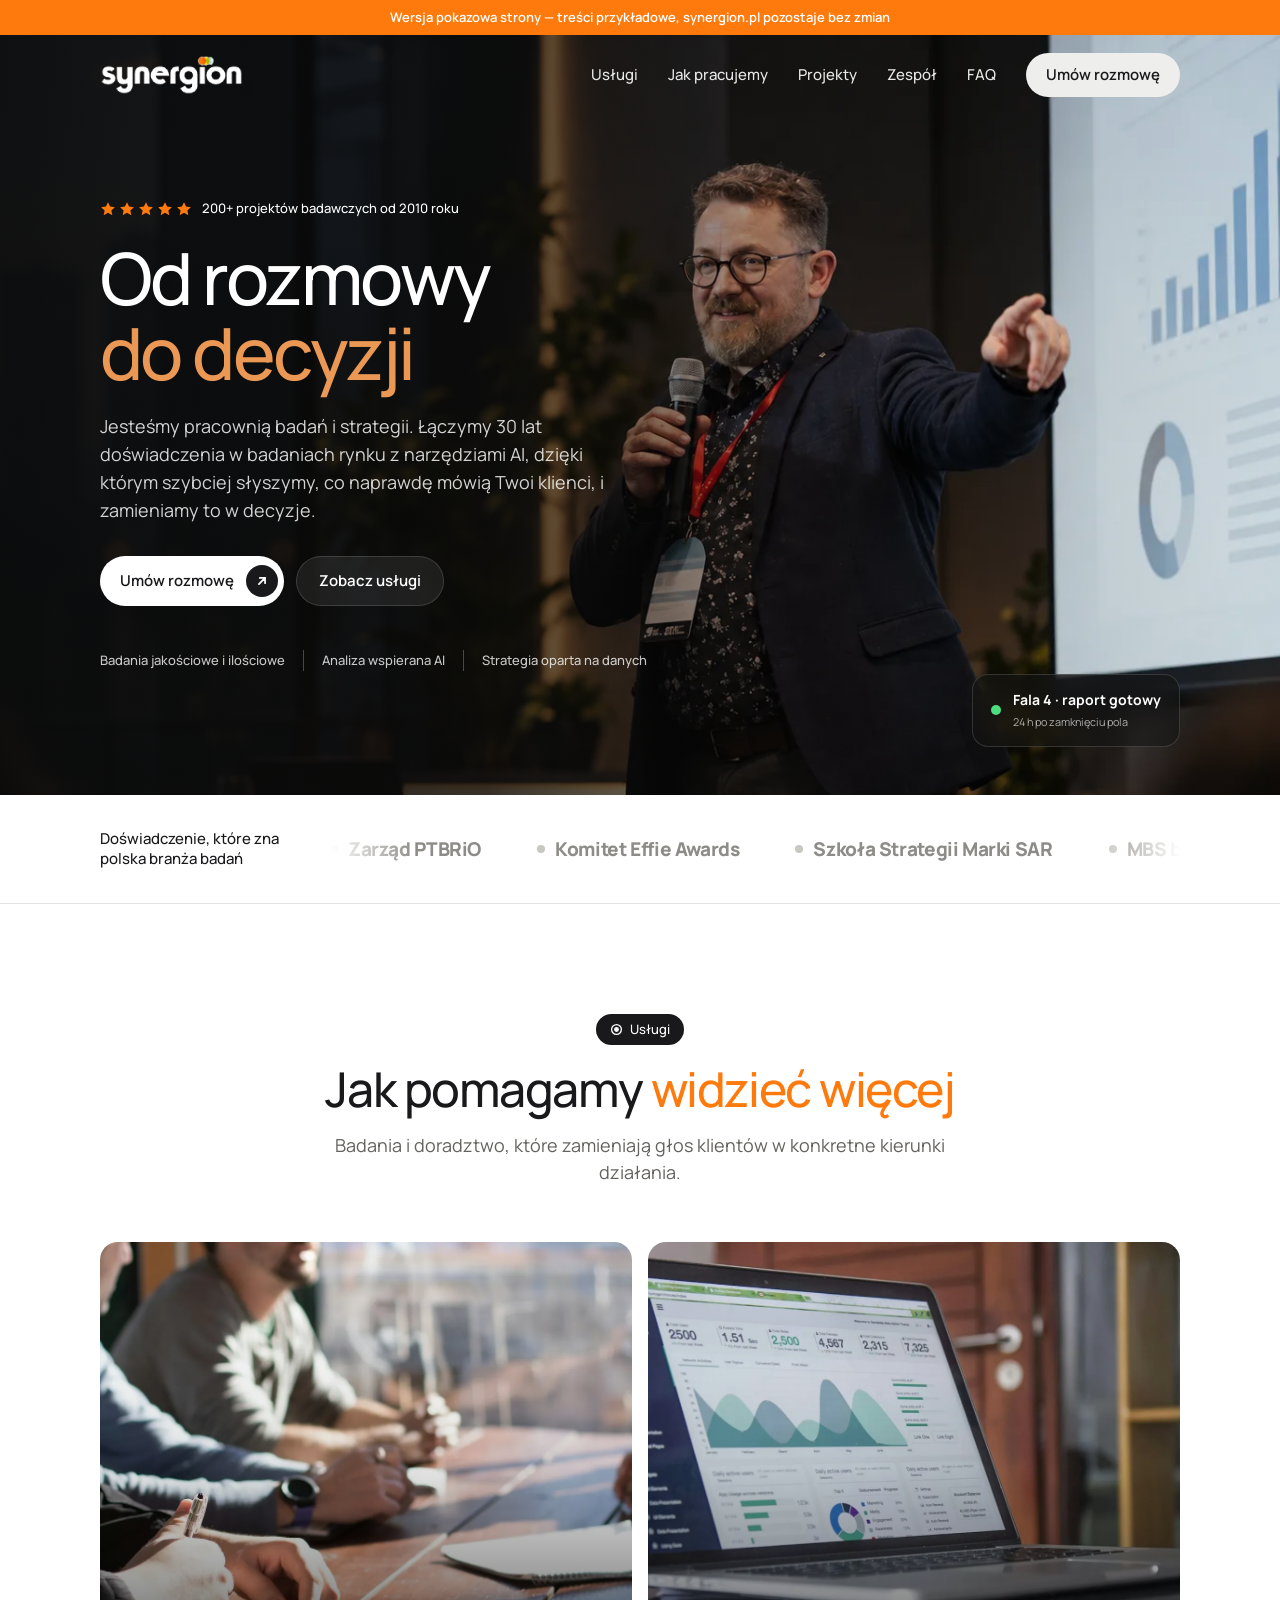
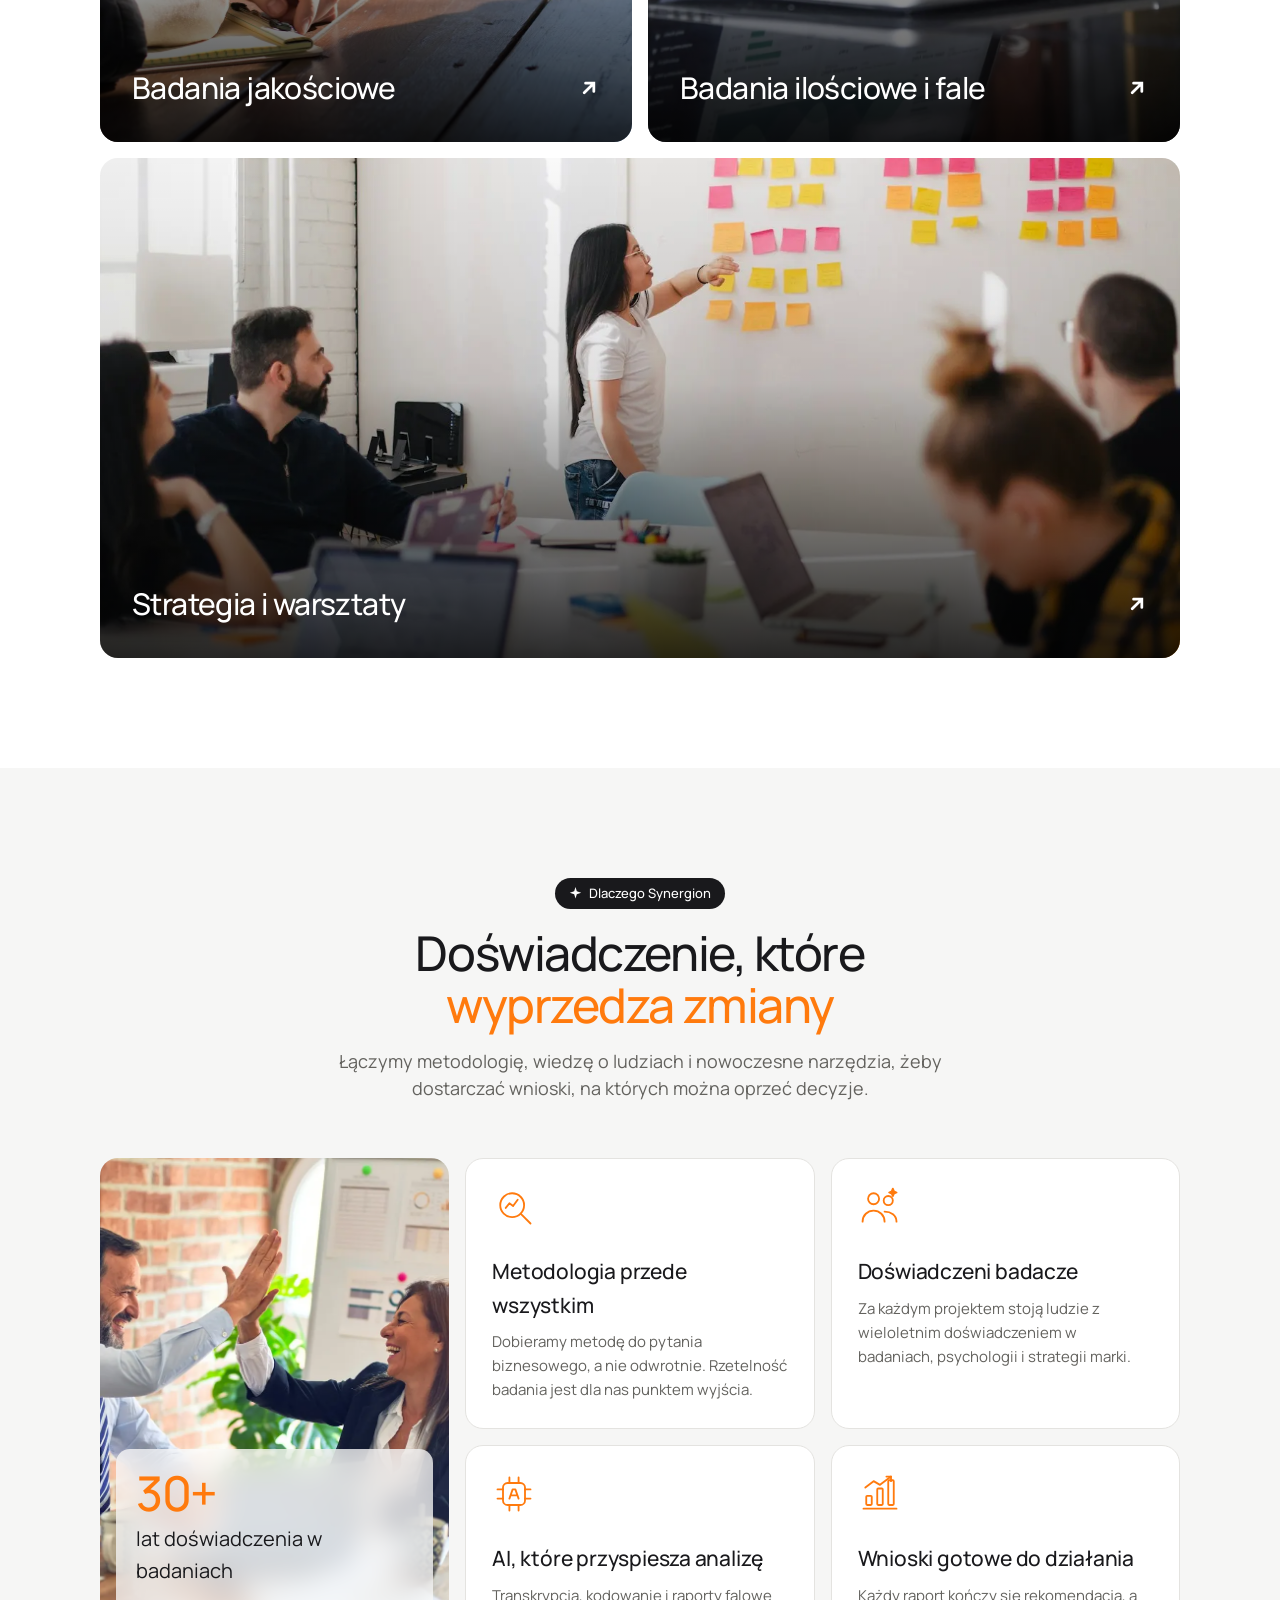
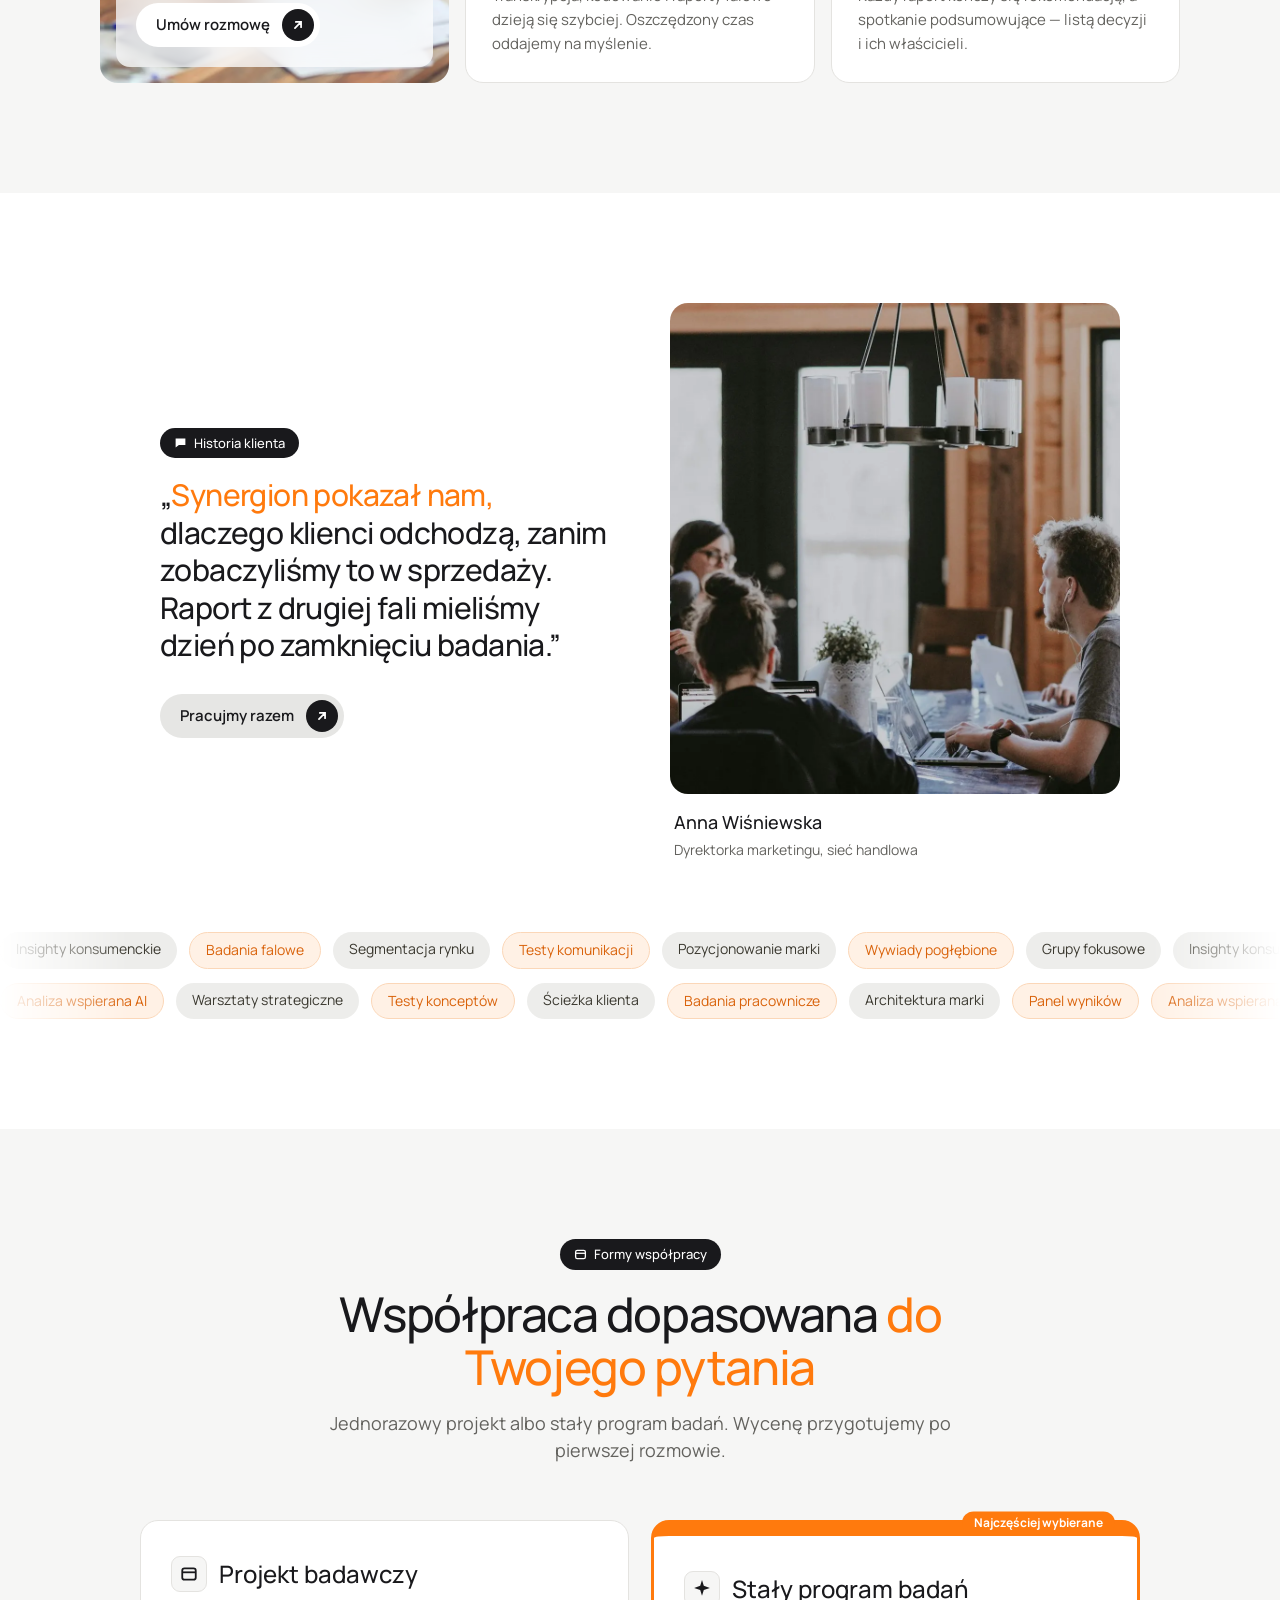
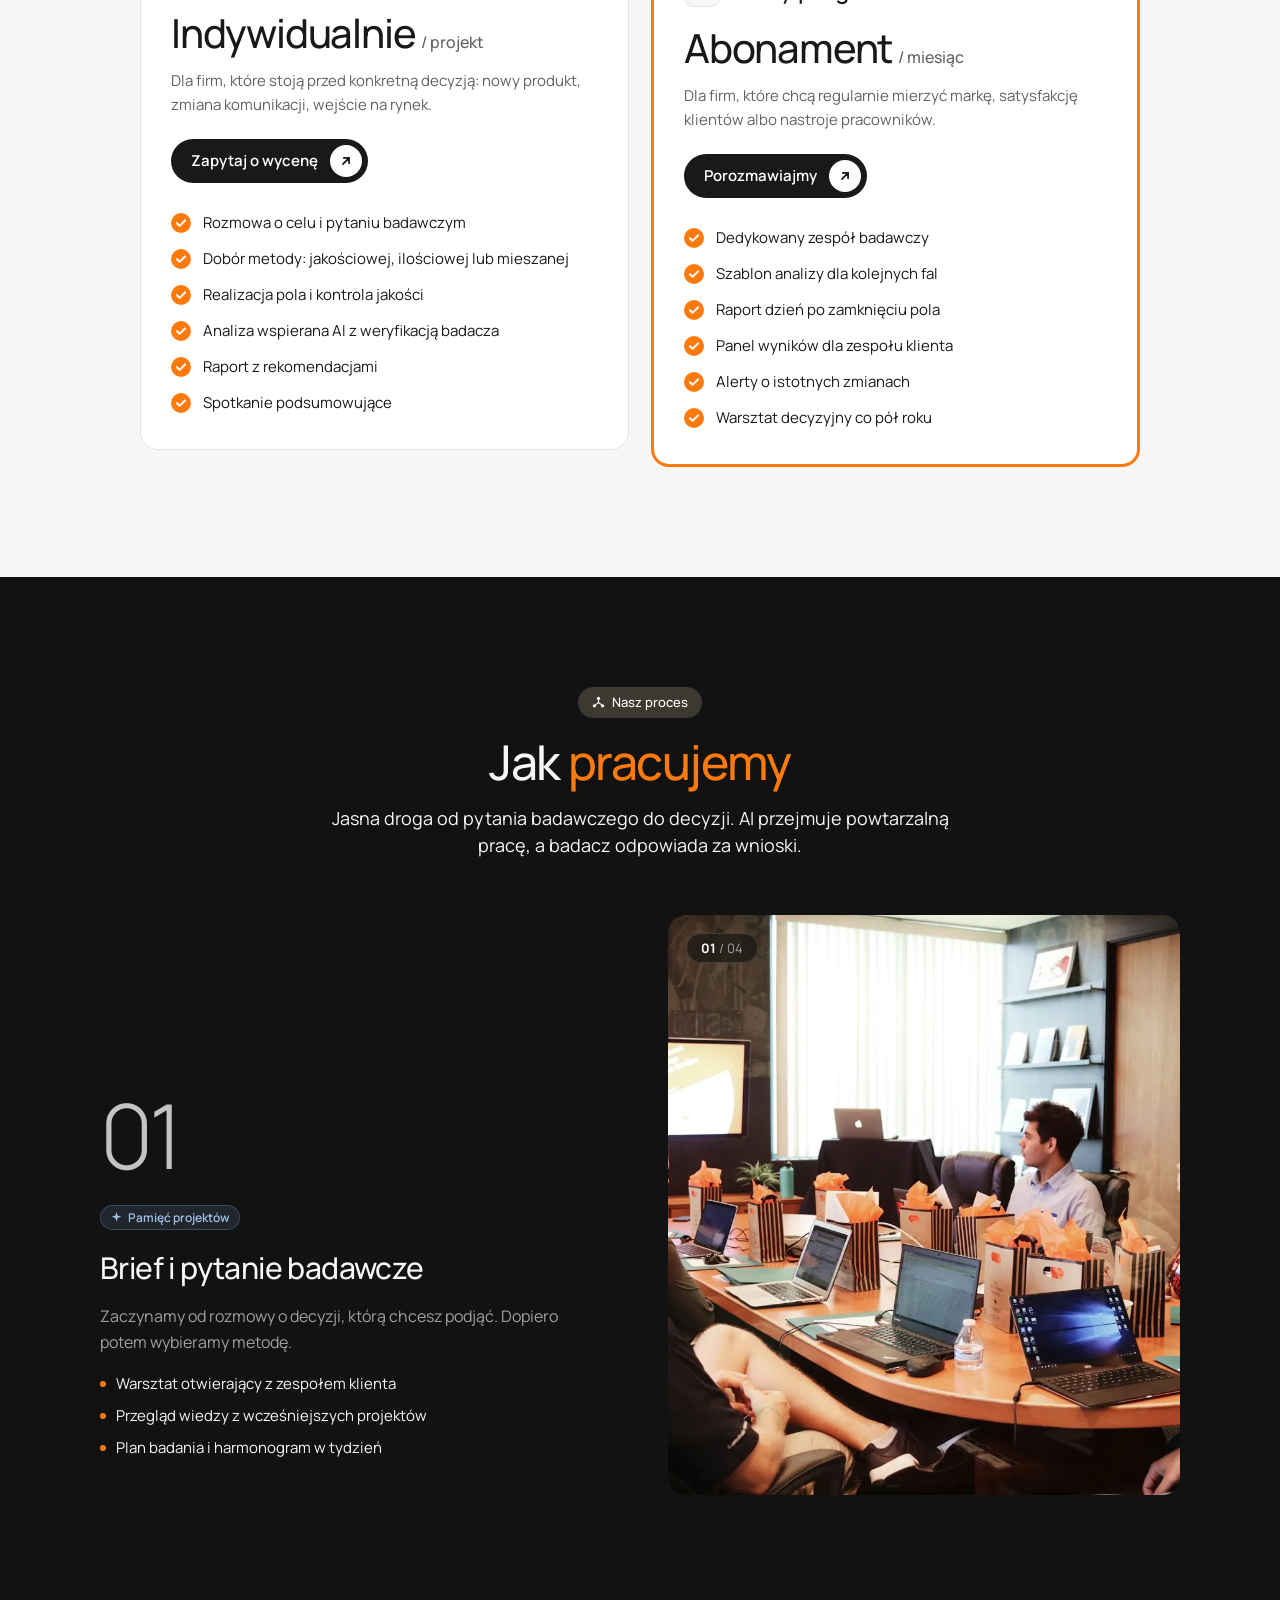
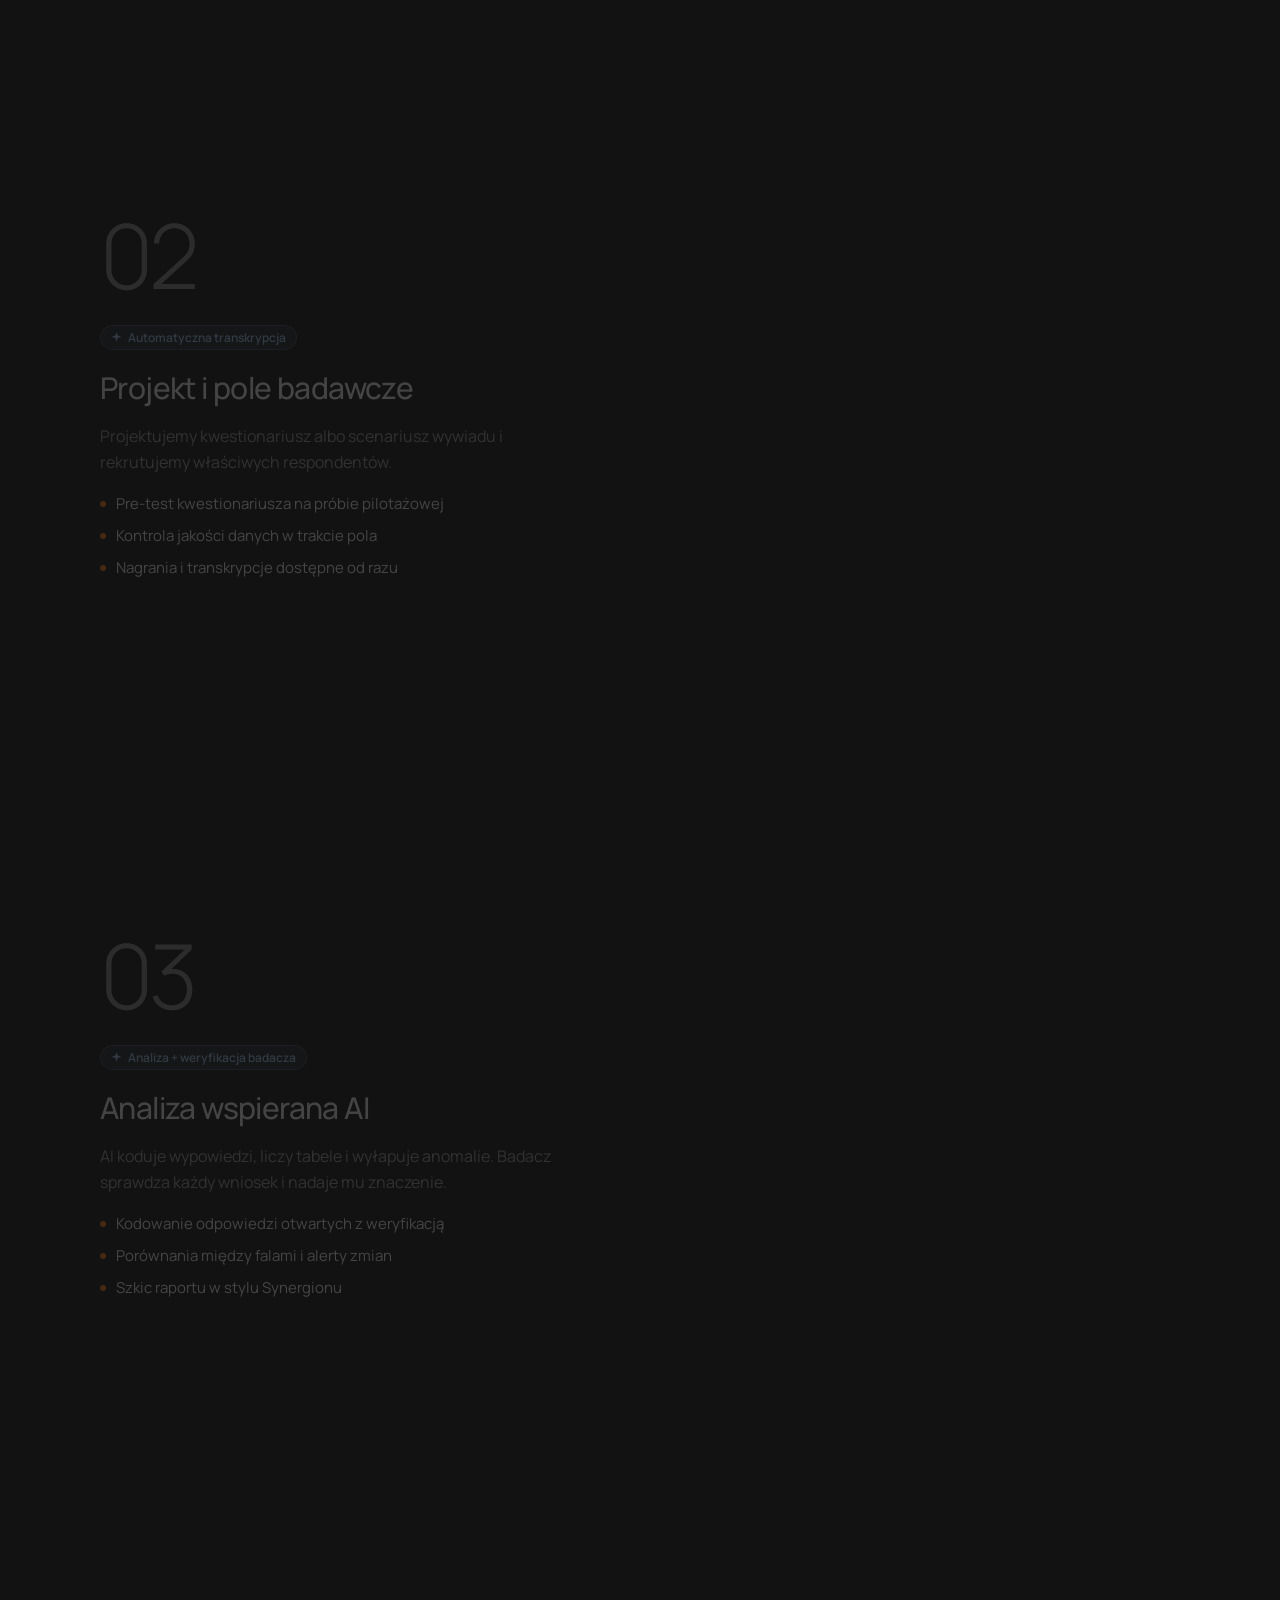
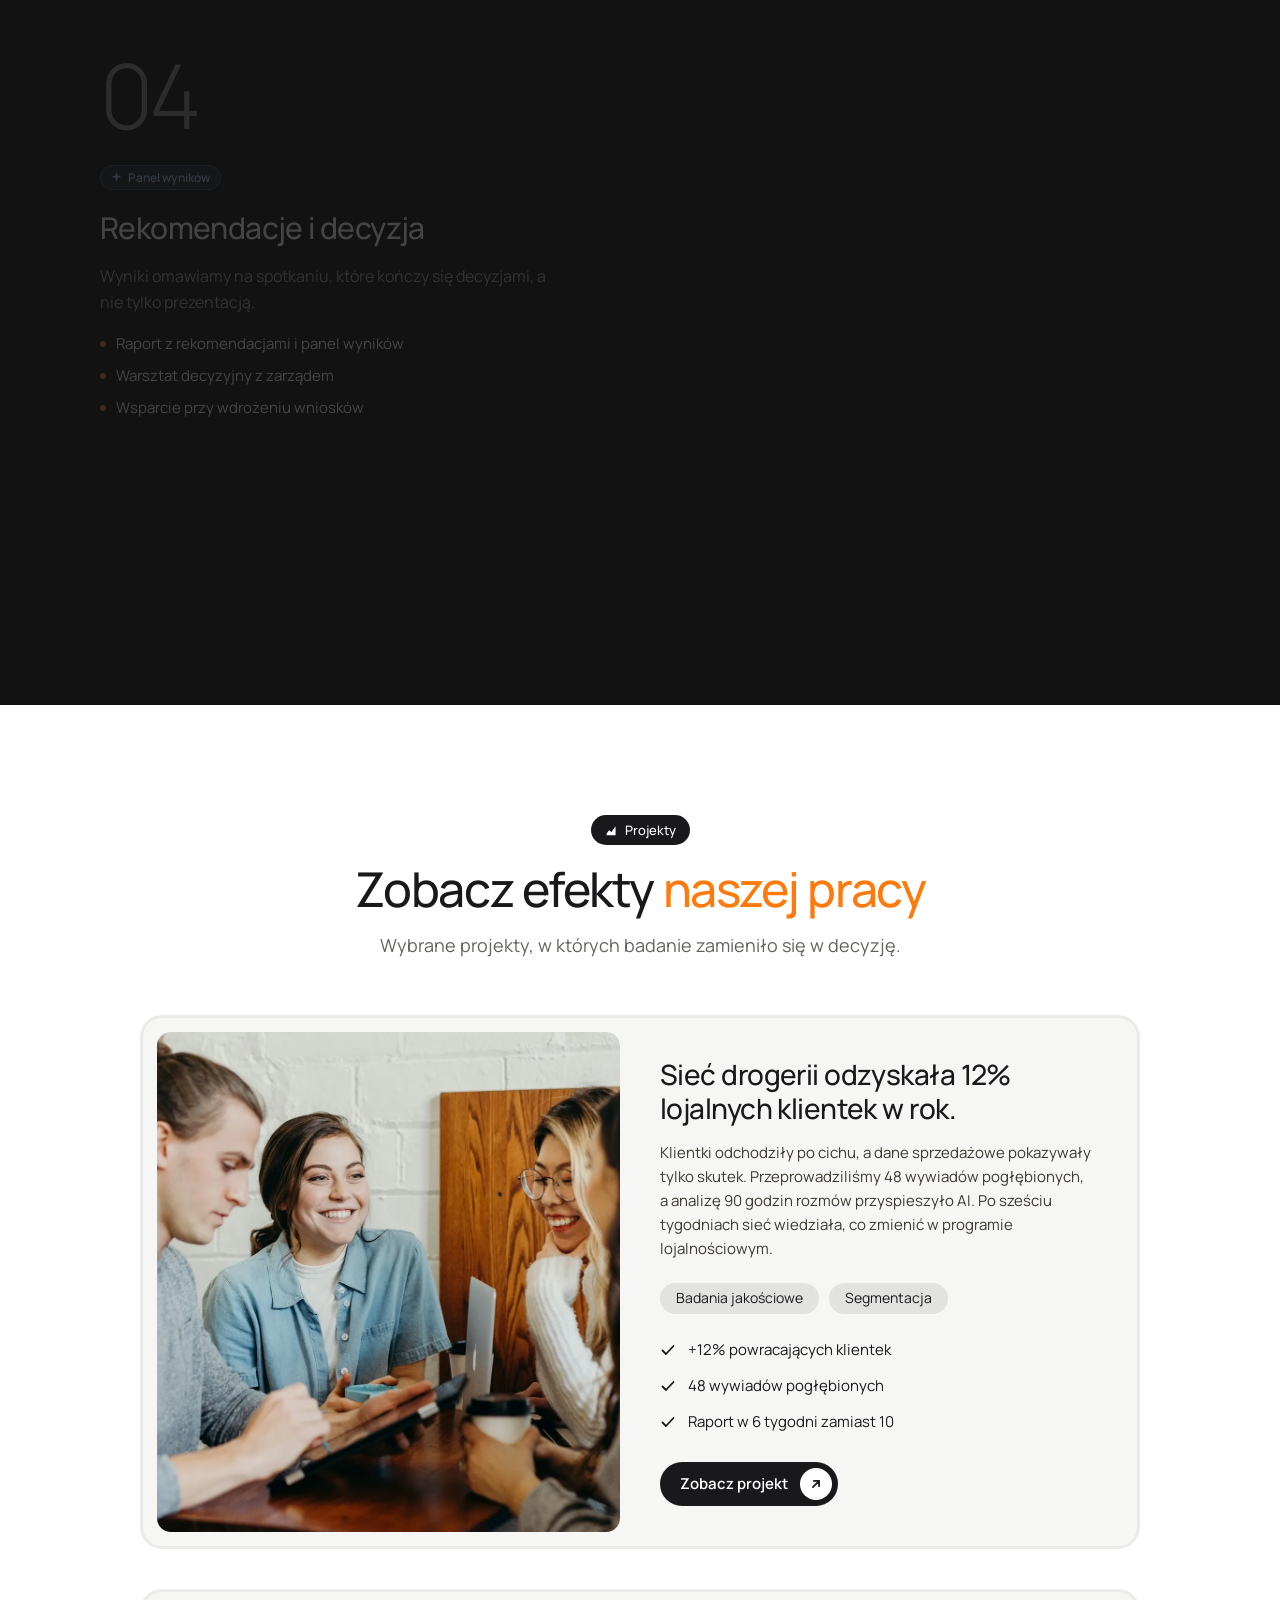
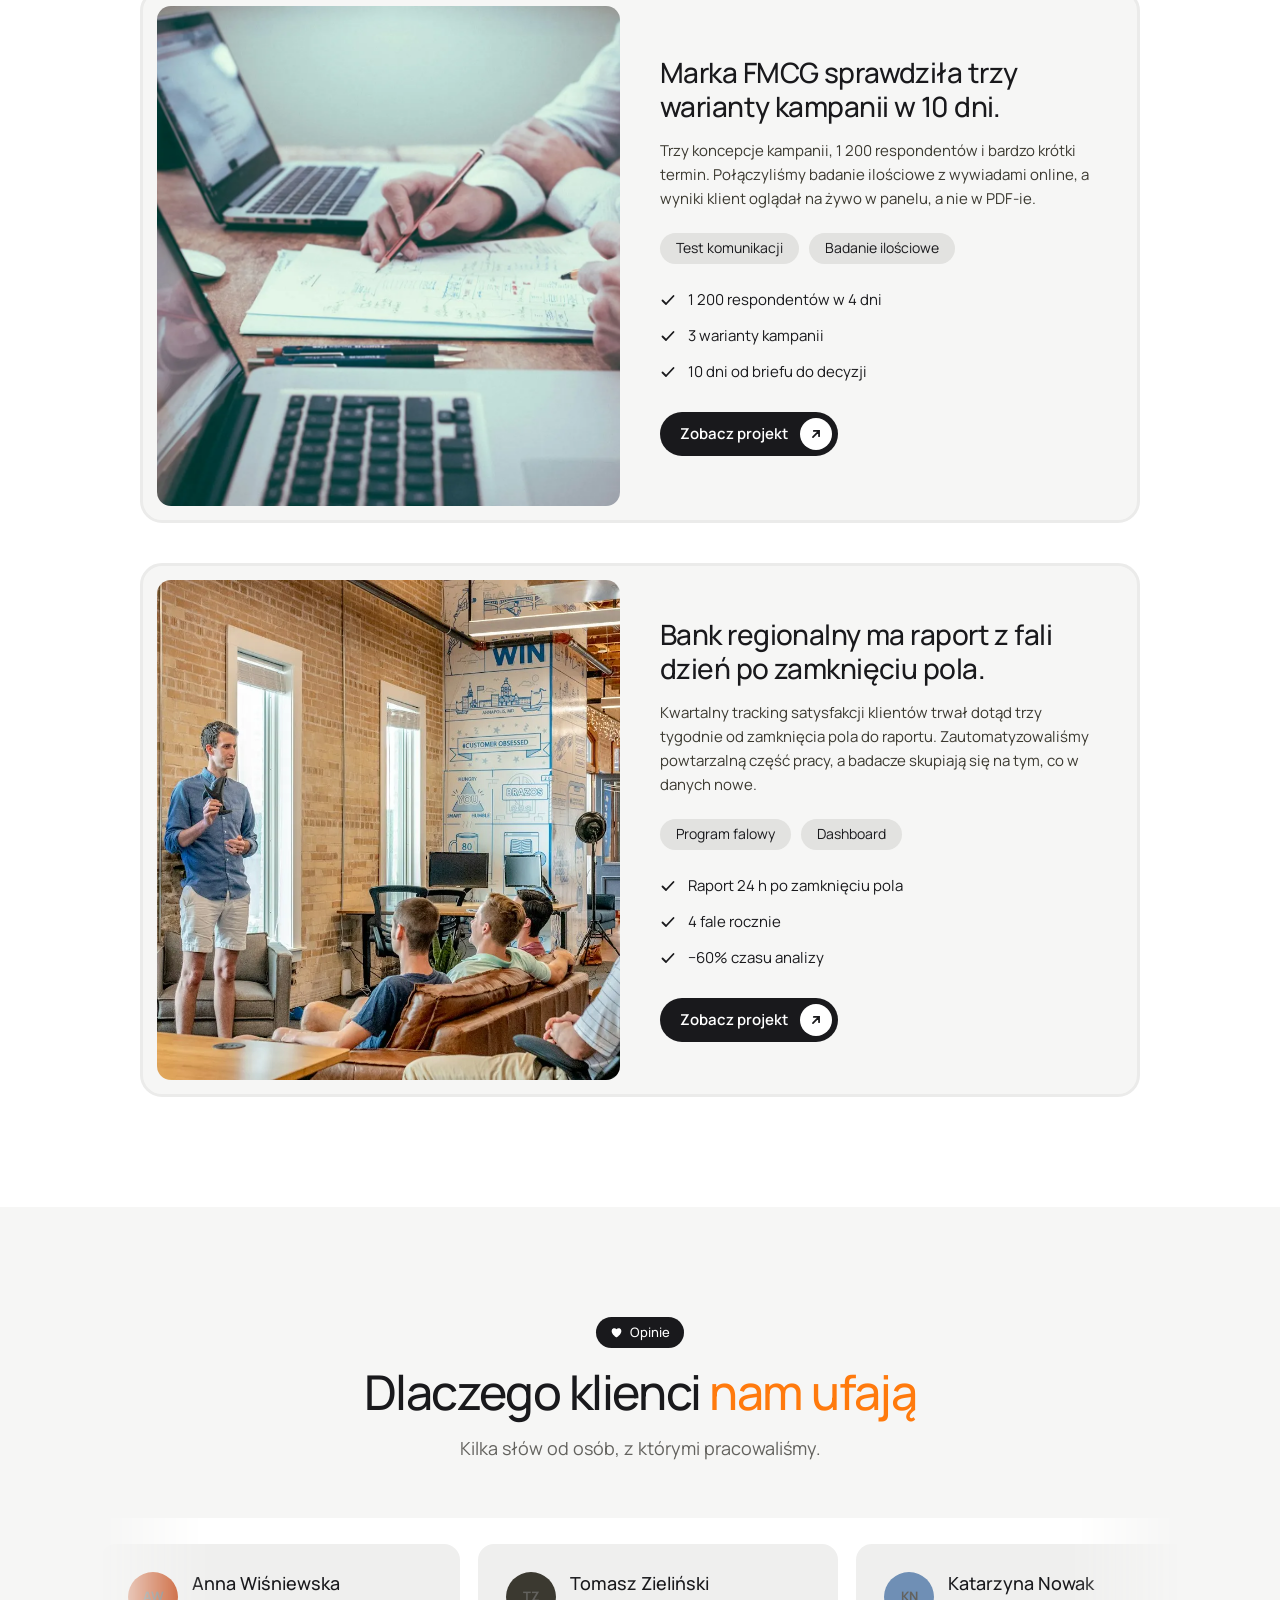
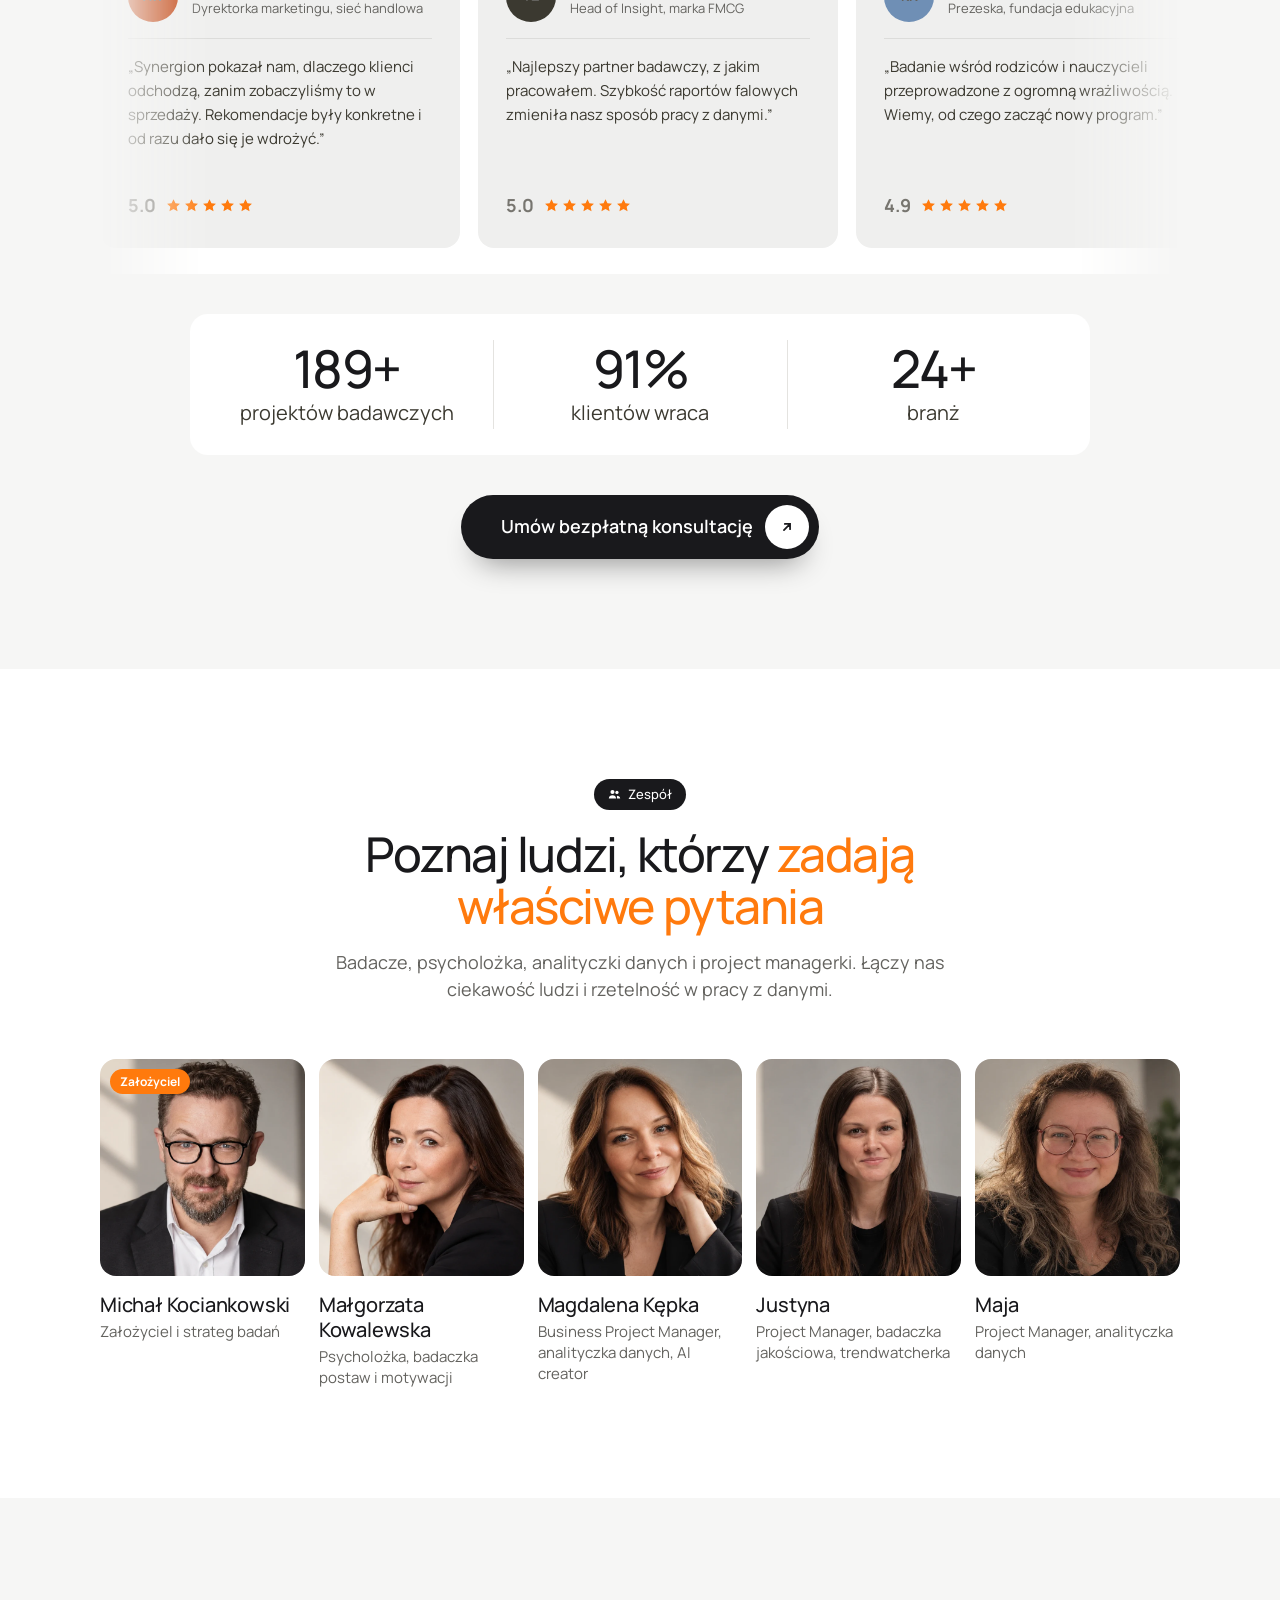
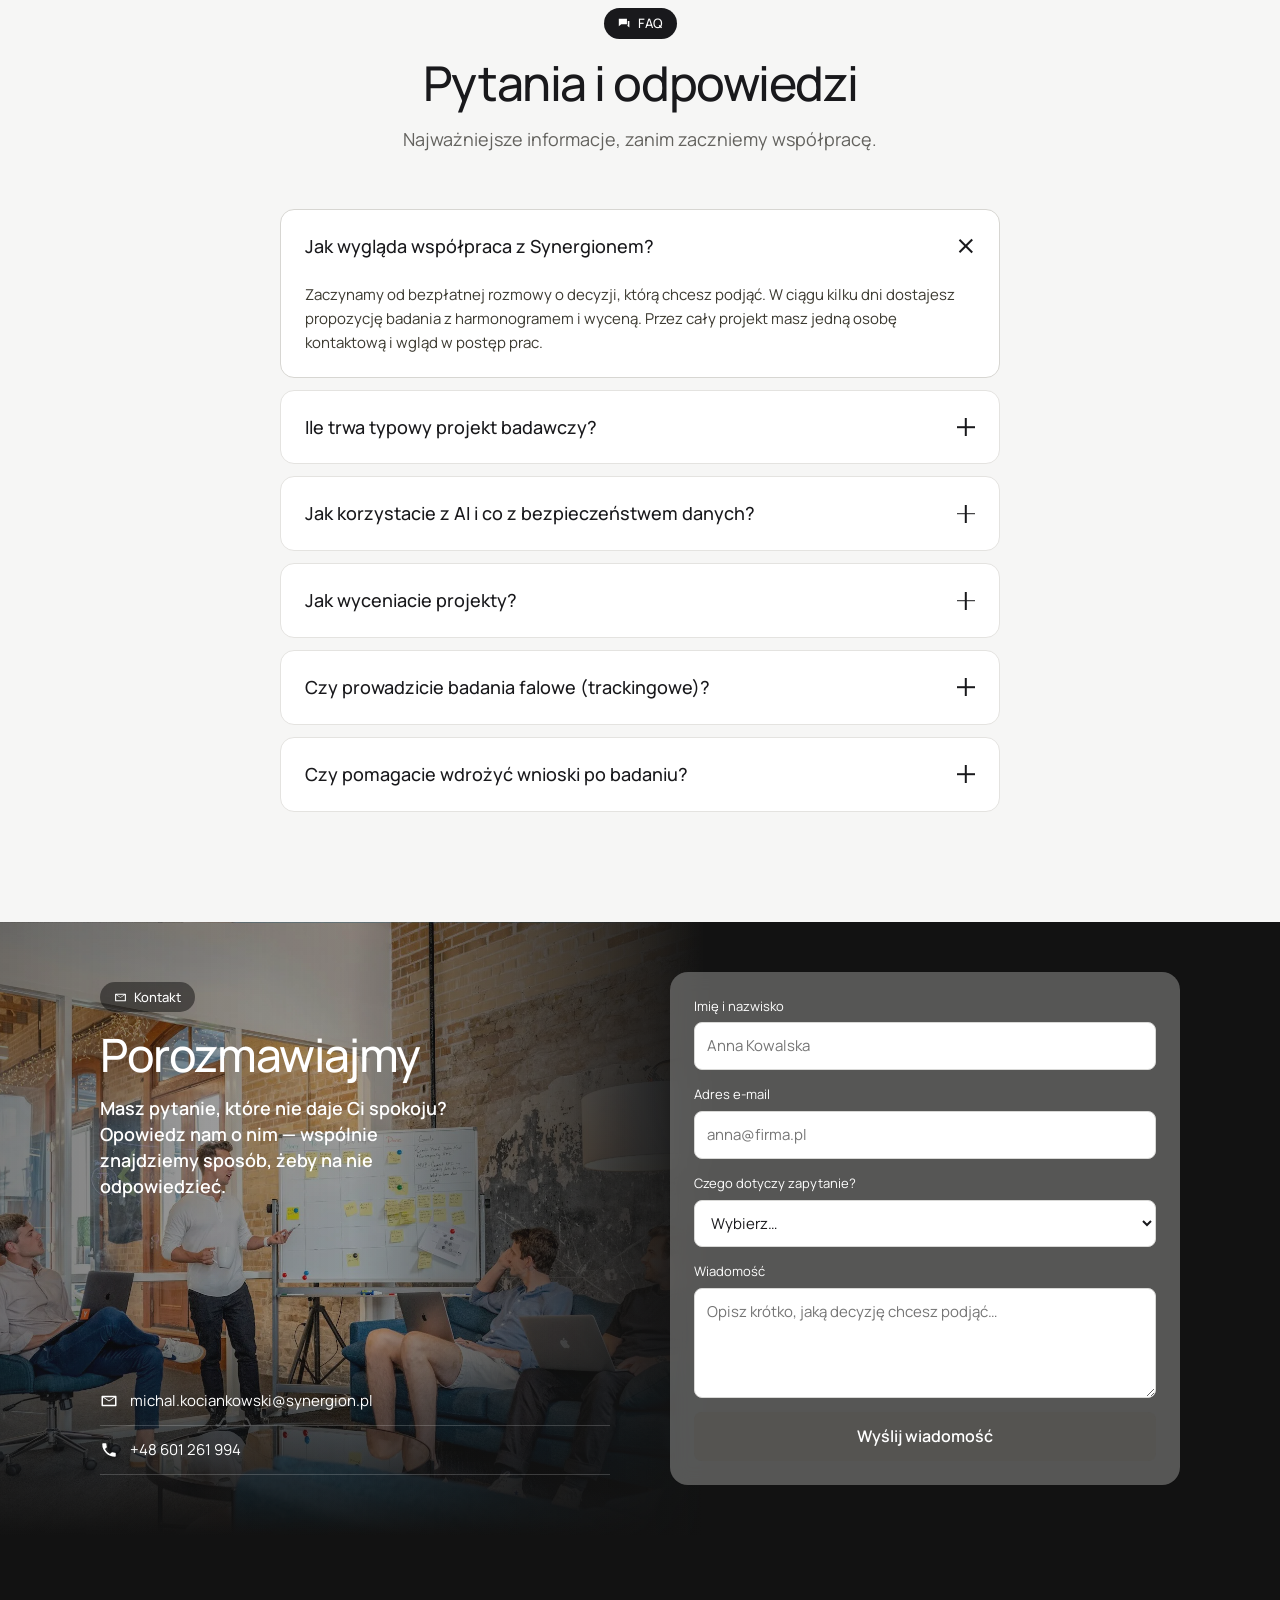
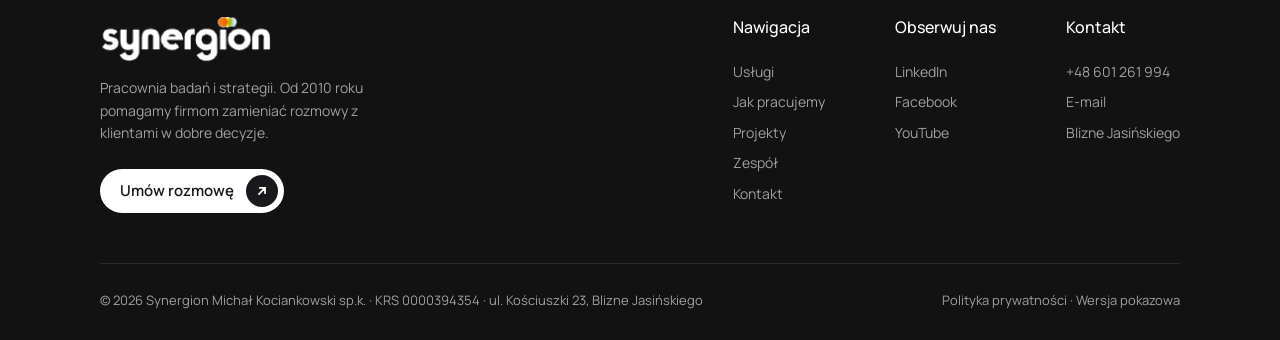
<file: index.html>
<!doctype html>
<html lang="pl">
<head>
<meta charset="utf-8">
<meta name="viewport" content="width=device-width, initial-scale=1">
<meta name="robots" content="noindex, nofollow">
<title>Synergion — pracownia badań i strategii</title>
<meta name="description" content="Synergion łączy 30 lat doświadczenia w badaniach rynku z nowoczesnymi narzędziami AI. Badania jakościowe, ilościowe i strategia marki.">
<meta property="og:title" content="Synergion — pracownia badań i strategii">
<meta property="og:description" content="Synergion łączy 30 lat doświadczenia w badaniach rynku z nowoczesnymi narzędziami AI. Badania jakościowe, ilościowe i strategia marki.">
<meta property="og:image" content="assets/img/hero-sm.webp">
<meta name="theme-color" content="#121212">
<link rel="icon" type="image/png" href="assets/img/favicon.png">
<link rel="preload" href="assets/fonts/manrope-latin.woff2" as="font" type="font/woff2" crossorigin>
<link rel="stylesheet" href="style.css">
<script>document.documentElement.classList.add("js")</script>
</head>
<body>
<div class="demo-bar">Wersja pokazowa strony — treści przykładowe, synergion.pl pozostaje bez zmian</div>
<header class="nav">
  <div class="wrap">
    <a class="logo" href="index.html" aria-label="Synergion — strona główna"><img src="assets/img/logo-light.png" alt="Synergion" width="347" height="97"></a>
    <button class="burger" aria-label="Menu" aria-expanded="false"><span></span><span></span><span></span></button>
    <nav class="nav-links">
      <a href="#uslugi">Usługi</a>
      <a href="#jak-pracujemy">Jak pracujemy</a>
      <a href="#projekty">Projekty</a>
      <a href="#zespol">Zespół</a>
      <a href="#faq">FAQ</a>
      <a class="btn btn-pill" href="kontakt.html">Umów rozmowę</a>
    </nav>
  </div>
</header>

<main>
<section class="hero" id="start">
  <div class="hero-bg" role="img" aria-label="Michał Kociankowski podczas wystąpienia"></div>
  <div class="wrap">
    <div class="hero-inner">
      <div class="rating rv d1"><span class="stars"><svg viewBox="0 0 20 20" fill="currentColor"><path d="M10 1.5l2.6 5.5 6 .7-4.4 4.1 1.2 5.9L10 14.8l-5.4 2.9 1.2-5.9L1.4 7.7l6-.7z"/></svg><svg viewBox="0 0 20 20" fill="currentColor"><path d="M10 1.5l2.6 5.5 6 .7-4.4 4.1 1.2 5.9L10 14.8l-5.4 2.9 1.2-5.9L1.4 7.7l6-.7z"/></svg><svg viewBox="0 0 20 20" fill="currentColor"><path d="M10 1.5l2.6 5.5 6 .7-4.4 4.1 1.2 5.9L10 14.8l-5.4 2.9 1.2-5.9L1.4 7.7l6-.7z"/></svg><svg viewBox="0 0 20 20" fill="currentColor"><path d="M10 1.5l2.6 5.5 6 .7-4.4 4.1 1.2 5.9L10 14.8l-5.4 2.9 1.2-5.9L1.4 7.7l6-.7z"/></svg><svg viewBox="0 0 20 20" fill="currentColor"><path d="M10 1.5l2.6 5.5 6 .7-4.4 4.1 1.2 5.9L10 14.8l-5.4 2.9 1.2-5.9L1.4 7.7l6-.7z"/></svg></span>200+ projektów badawczych od 2010 roku</div>
      <h1 data-split>Od rozmowy<br><em>do decyzji</em></h1>
      <p class="lead rv d3">Jesteśmy pracownią badań i strategii. Łączymy 30 lat doświadczenia w badaniach rynku z narzędziami AI, dzięki którym szybciej słyszymy, co naprawdę mówią Twoi klienci, i zamieniamy to w decyzje.</p>
      <div class="hero-ctas rv d4"><a class="btn btn-light" href="kontakt.html">Umów rozmowę<span class="ico"><svg viewBox="0 0 16 16" fill="none" stroke="currentColor" stroke-width="2" stroke-linecap="round"><path d="M4.5 11.5l7-7M5.5 4.5h6v6"/></svg></span></a><a class="btn btn-ghost" href="#uslugi">Zobacz usługi</a></div>
      <div class="hero-points rv d5"><span>Badania jakościowe i ilościowe</span><span>Analiza wspierana AI</span><span>Strategia oparta na danych</span></div>
    </div>
  </div>
  <div class="ai-chip rv d4"><span class="pulse"></span><div><b>Fala 4 · raport gotowy</b><small>24 h po zamknięciu pola</small></div></div>
</section>

<section class="trust" aria-label="Doświadczenie">
  <div class="wrap">
    <div class="trust-label">Doświadczenie, które zna polska branża badań</div>
    <div class="marquee"><div class="marquee-track"><span><i></i>Zarząd PTBRiO</span><span><i></i>Komitet Effie Awards</span><span><i></i>Szkoła Strategii Marki SAR</span><span><i></i>MBS by Effie</span><span><i></i>New Europe 100</span><span><i></i>Szkoła Insightów PTBRiO</span><span><i></i>INSUMMIT</span><span><i></i>Zarząd PTBRiO</span><span><i></i>Komitet Effie Awards</span><span><i></i>Szkoła Strategii Marki SAR</span><span><i></i>MBS by Effie</span><span><i></i>New Europe 100</span><span><i></i>Szkoła Insightów PTBRiO</span><span><i></i>INSUMMIT</span></div></div>
  </div>
</section>

<section class="sec" id="uslugi">
  <div class="wrap">
    <div class="head stag"><span class="tag"><svg viewBox="0 0 16 16" fill="none" stroke="currentColor" stroke-width="1.6"><circle cx="8" cy="8" r="6"/><circle cx="8" cy="8" r="2.2" fill="currentColor"/></svg>Usługi</span><h2>Jak pomagamy <em>widzieć więcej</em></h2><p>Badania i doradztwo, które zamieniają głos klientów w konkretne kierunki działania.</p></div>
    <div class="services"><article class="svc  rv d1" tabindex="0">
        <img src="assets/img/uslugi-jakosciowe.webp" alt="" loading="lazy">
        <div class="svc-body">
          <div class="svc-top"><h3>Badania jakościowe</h3><span class="svc-arrow"><svg viewBox="0 0 16 16" fill="none" stroke="currentColor" stroke-width="2" stroke-linecap="round"><path d="M4.5 11.5l7-7M5.5 4.5h6v6"/></svg></span></div>
          <div class="svc-more"><div><p>Wywiady pogłębione, grupy fokusowe i etnografia. Rozmawiamy z ludźmi tak długo, aż zrozumiemy, co stoi za ich decyzjami. AI transkrybuje i porządkuje materiał, badacz go interpretuje.</p><ul><li>Wywiady IDI</li><li>Grupy fokusowe</li><li>Etnografia</li><li>Społeczności online</li></ul><a class="btn btn-light" href="kontakt.html">Zapytaj o badanie<span class="ico"><svg viewBox="0 0 16 16" fill="none" stroke="currentColor" stroke-width="2" stroke-linecap="round"><path d="M4.5 11.5l7-7M5.5 4.5h6v6"/></svg></span></a></div></div>
        </div>
      </article><article class="svc  rv d2" tabindex="0">
        <img src="assets/img/uslugi-ilosciowe.webp" alt="" loading="lazy">
        <div class="svc-body">
          <div class="svc-top"><h3>Badania ilościowe i fale</h3><span class="svc-arrow"><svg viewBox="0 0 16 16" fill="none" stroke="currentColor" stroke-width="2" stroke-linecap="round"><path d="M4.5 11.5l7-7M5.5 4.5h6v6"/></svg></span></div>
          <div class="svc-more"><div><p>Ankiety, testy komunikacji i badania trackingowe. Kwestionariusze sprawdzamy na próbie pilotażowej, a wyniki kolejnych fal widzisz w panelu dzień po zamknięciu pola.</p><ul><li>CAWI / CATI</li><li>Tracking marki</li><li>Testy konceptów</li><li>Panel wyników</li></ul><a class="btn btn-light" href="kontakt.html">Zapytaj o badanie<span class="ico"><svg viewBox="0 0 16 16" fill="none" stroke="currentColor" stroke-width="2" stroke-linecap="round"><path d="M4.5 11.5l7-7M5.5 4.5h6v6"/></svg></span></a></div></div>
        </div>
      </article><article class="svc wide rv d3" tabindex="0">
        <img src="assets/img/uslugi-strategia.webp" alt="" loading="lazy">
        <div class="svc-body">
          <div class="svc-top"><h3>Strategia i warsztaty</h3><span class="svc-arrow"><svg viewBox="0 0 16 16" fill="none" stroke="currentColor" stroke-width="2" stroke-linecap="round"><path d="M4.5 11.5l7-7M5.5 4.5h6v6"/></svg></span></div>
          <div class="svc-more"><div><p>Wnioski z badań zamieniamy w pozycjonowanie, architekturę marki i plan działań. Prowadzimy warsztaty, na których zespół dochodzi do wspólnych decyzji zamiast kolejnego spotkania.</p><ul><li>Strategia marki</li><li>Pozycjonowanie</li><li>Warsztaty decyzyjne</li><li>Insighty konsumenckie</li></ul><a class="btn btn-light" href="kontakt.html">Zapytaj o badanie<span class="ico"><svg viewBox="0 0 16 16" fill="none" stroke="currentColor" stroke-width="2" stroke-linecap="round"><path d="M4.5 11.5l7-7M5.5 4.5h6v6"/></svg></span></a></div></div>
        </div>
      </article></div>
  </div>
</section>

<section class="sec sec-soft" id="dlaczego">
  <div class="wrap">
    <div class="head stag"><span class="tag"><svg viewBox="0 0 16 16" fill="currentColor"><path d="M8 0l1.6 5.2L15 7l-5.4 1.8L8 14l-1.6-5.2L1 7l5.4-1.8z"/></svg>Dlaczego Synergion</span><h2>Doświadczenie, które <em>wyprzedza zmiany</em></h2><p>Łączymy metodologię, wiedzę o ludziach i nowoczesne narzędzia, żeby dostarczać wnioski, na których można oprzeć decyzje.</p></div>
    <div class="why">
      <div class="why-photo rv"><img src="assets/img/dlaczego.webp" alt="" loading="lazy"><div class="why-stat"><strong><span data-count="30">30</span>+</strong><span>lat doświadczenia w badaniach</span><a class="btn btn-light" href="kontakt.html">Umów rozmowę<span class="ico"><svg viewBox="0 0 16 16" fill="none" stroke="currentColor" stroke-width="2" stroke-linecap="round"><path d="M4.5 11.5l7-7M5.5 4.5h6v6"/></svg></span></a></div></div>
      <div class="card rv d1"><div class="ic"><svg viewBox="0 0 48 48" fill="none" stroke="currentColor" stroke-width="2" stroke-linecap="round" stroke-linejoin="round"><circle cx="22" cy="22" r="13"/><path d="M31.5 31.5L42 42"/><path d="M15 25l4-5 4 3 5-7"/></svg></div><h3>Metodologia przede wszystkim</h3><p>Dobieramy metodę do pytania biznesowego, a nie odwrotnie. Rzetelność badania jest dla nas punktem wyjścia.</p></div><div class="card rv d2"><div class="ic"><svg viewBox="0 0 48 48" fill="none" stroke="currentColor" stroke-width="2" stroke-linecap="round" stroke-linejoin="round"><circle cx="17" cy="15" r="6"/><circle cx="33" cy="17" r="5"/><path d="M5 40c0-7 5.4-12 12-12s12 5 12 12M29 29c7 0 13 4 13 11"/><path d="M38 4l1.2 3L42 8.2 39.2 9.4 38 12l-1.2-2.6L34 8.2l2.8-1.2z" fill="currentColor"/></svg></div><h3>Doświadczeni badacze</h3><p>Za każdym projektem stoją ludzie z wieloletnim doświadczeniem w badaniach, psychologii i strategii marki.</p></div><div class="card rv d3"><div class="ic"><svg viewBox="0 0 48 48" fill="none" stroke="currentColor" stroke-width="2" stroke-linecap="round" stroke-linejoin="round"><rect x="12" y="12" width="24" height="24" rx="5"/><path d="M19 12V6M29 12V6M19 42v-6M29 42v-6M12 19H6M12 29H6M42 19h-6M42 29h-6"/><path d="M19 29l3.5-10h3L29 29M20.5 25.5h7"/></svg></div><h3>AI, które przyspiesza analizę</h3><p>Transkrypcja, kodowanie i raporty falowe dzieją się szybciej. Oszczędzony czas oddajemy na myślenie.</p></div><div class="card rv d4"><div class="ic"><svg viewBox="0 0 48 48" fill="none" stroke="currentColor" stroke-width="2" stroke-linecap="round" stroke-linejoin="round"><path d="M6 40h36"/><rect x="9" y="26" width="6" height="10" rx="1"/><rect x="21" y="18" width="6" height="18" rx="1"/><rect x="33" y="9" width="6" height="27" rx="1"/><path d="M8 17l9-7 7 4 12-9"/><path d="M31 5h5v5"/></svg></div><h3>Wnioski gotowe do działania</h3><p>Każdy raport kończy się rekomendacją, a spotkanie podsumowujące — listą decyzji i ich właścicieli.</p></div>
    </div>
  </div>
</section>

<section class="sec" id="opinia">
  <div class="wrap">
    <div class="story">
      <div class="rv"><span class="tag"><svg viewBox="0 0 16 16" fill="currentColor"><path d="M2 3h12v8H6l-4 3V3z"/></svg>Historia klienta</span><blockquote>„<em>Synergion pokazał nam,</em> dlaczego klienci odchodzą, zanim zobaczyliśmy to w sprzedaży. Raport z drugiej fali mieliśmy dzień po zamknięciu badania.”</blockquote><a class="btn btn-grey" href="kontakt.html">Pracujmy razem<span class="ico"><svg viewBox="0 0 16 16" fill="none" stroke="currentColor" stroke-width="2" stroke-linecap="round"><path d="M4.5 11.5l7-7M5.5 4.5h6v6"/></svg></span></a></div>
      <figure class="rv d2"><img src="assets/img/opinia.webp" alt="" loading="lazy"><figcaption><b>Anna Wiśniewska</b><span>Dyrektorka marketingu, sieć handlowa</span></figcaption></figure>
    </div>
  </div>
  <div class="chips">
    <div class="marquee"><div class="marquee-track"><span class="chip">Insighty konsumenckie</span><span class="chip o">Badania falowe</span><span class="chip">Segmentacja rynku</span><span class="chip o">Testy komunikacji</span><span class="chip">Pozycjonowanie marki</span><span class="chip o">Wywiady pogłębione</span><span class="chip">Grupy fokusowe</span><span class="chip">Insighty konsumenckie</span><span class="chip o">Badania falowe</span><span class="chip">Segmentacja rynku</span><span class="chip o">Testy komunikacji</span><span class="chip">Pozycjonowanie marki</span><span class="chip o">Wywiady pogłębione</span><span class="chip">Grupy fokusowe</span></div></div>
    <div class="marquee row2"><div class="marquee-track"><span class="chip o">Analiza wspierana AI</span><span class="chip">Warsztaty strategiczne</span><span class="chip o">Testy konceptów</span><span class="chip">Ścieżka klienta</span><span class="chip o">Badania pracownicze</span><span class="chip">Architektura marki</span><span class="chip o">Panel wyników</span><span class="chip o">Analiza wspierana AI</span><span class="chip">Warsztaty strategiczne</span><span class="chip o">Testy konceptów</span><span class="chip">Ścieżka klienta</span><span class="chip o">Badania pracownicze</span><span class="chip">Architektura marki</span><span class="chip o">Panel wyników</span></div></div>
  </div>
</section>

<section class="sec sec-soft" id="wspolpraca">
  <div class="wrap">
    <div class="head stag"><span class="tag"><svg viewBox="0 0 16 16" fill="none" stroke="currentColor" stroke-width="1.6"><rect x="2" y="3" width="12" height="10" rx="2"/><path d="M2 6.5h12"/></svg>Formy współpracy</span><h2>Współpraca dopasowana <em>do Twojego pytania</em></h2><p>Jednorazowy projekt albo stały program badań. Wycenę przygotujemy po pierwszej rozmowie.</p></div>
    <div class="plans">
      <div class="plan rv d1"><div class="plan-name"><i><svg viewBox="0 0 16 16" fill="none" stroke="currentColor" stroke-width="1.6"><rect x="2" y="3" width="12" height="10" rx="2"/><path d="M2 6.5h12"/></svg></i>Projekt badawczy</div><div class="plan-price">Indywidualnie<small>/ projekt</small></div><p>Dla firm, które stoją przed konkretną decyzją: nowy produkt, zmiana komunikacji, wejście na rynek.</p><a class="btn btn-dark" href="kontakt.html">Zapytaj o wycenę<span class="ico"><svg viewBox="0 0 16 16" fill="none" stroke="currentColor" stroke-width="2" stroke-linecap="round"><path d="M4.5 11.5l7-7M5.5 4.5h6v6"/></svg></span></a><ul><li><svg viewBox="0 0 20 20"><circle cx="10" cy="10" r="10" fill="#ff7a0d"/><path d="M6 10.3l2.6 2.6L14 7.5" fill="none" stroke="#fff" stroke-width="2" stroke-linecap="round" stroke-linejoin="round"/></svg>Rozmowa o celu i pytaniu badawczym</li><li><svg viewBox="0 0 20 20"><circle cx="10" cy="10" r="10" fill="#ff7a0d"/><path d="M6 10.3l2.6 2.6L14 7.5" fill="none" stroke="#fff" stroke-width="2" stroke-linecap="round" stroke-linejoin="round"/></svg>Dobór metody: jakościowej, ilościowej lub mieszanej</li><li><svg viewBox="0 0 20 20"><circle cx="10" cy="10" r="10" fill="#ff7a0d"/><path d="M6 10.3l2.6 2.6L14 7.5" fill="none" stroke="#fff" stroke-width="2" stroke-linecap="round" stroke-linejoin="round"/></svg>Realizacja pola i kontrola jakości</li><li><svg viewBox="0 0 20 20"><circle cx="10" cy="10" r="10" fill="#ff7a0d"/><path d="M6 10.3l2.6 2.6L14 7.5" fill="none" stroke="#fff" stroke-width="2" stroke-linecap="round" stroke-linejoin="round"/></svg>Analiza wspierana AI z weryfikacją badacza</li><li><svg viewBox="0 0 20 20"><circle cx="10" cy="10" r="10" fill="#ff7a0d"/><path d="M6 10.3l2.6 2.6L14 7.5" fill="none" stroke="#fff" stroke-width="2" stroke-linecap="round" stroke-linejoin="round"/></svg>Raport z rekomendacjami</li><li><svg viewBox="0 0 20 20"><circle cx="10" cy="10" r="10" fill="#ff7a0d"/><path d="M6 10.3l2.6 2.6L14 7.5" fill="none" stroke="#fff" stroke-width="2" stroke-linecap="round" stroke-linejoin="round"/></svg>Spotkanie podsumowujące</li></ul></div>
      <div class="plan hot rv d2"><span class="badge">Najczęściej wybierane</span><div class="plan-name"><i><svg viewBox="0 0 16 16" fill="currentColor"><path d="M8 0l1.6 5.2L15 7l-5.4 1.8L8 14l-1.6-5.2L1 7l5.4-1.8z"/></svg></i>Stały program badań</div><div class="plan-price">Abonament<small>/ miesiąc</small></div><p>Dla firm, które chcą regularnie mierzyć markę, satysfakcję klientów albo nastroje pracowników.</p><a class="btn btn-dark" href="kontakt.html">Porozmawiajmy<span class="ico"><svg viewBox="0 0 16 16" fill="none" stroke="currentColor" stroke-width="2" stroke-linecap="round"><path d="M4.5 11.5l7-7M5.5 4.5h6v6"/></svg></span></a><ul><li><svg viewBox="0 0 20 20"><circle cx="10" cy="10" r="10" fill="#ff7a0d"/><path d="M6 10.3l2.6 2.6L14 7.5" fill="none" stroke="#fff" stroke-width="2" stroke-linecap="round" stroke-linejoin="round"/></svg>Dedykowany zespół badawczy</li><li><svg viewBox="0 0 20 20"><circle cx="10" cy="10" r="10" fill="#ff7a0d"/><path d="M6 10.3l2.6 2.6L14 7.5" fill="none" stroke="#fff" stroke-width="2" stroke-linecap="round" stroke-linejoin="round"/></svg>Szablon analizy dla kolejnych fal</li><li><svg viewBox="0 0 20 20"><circle cx="10" cy="10" r="10" fill="#ff7a0d"/><path d="M6 10.3l2.6 2.6L14 7.5" fill="none" stroke="#fff" stroke-width="2" stroke-linecap="round" stroke-linejoin="round"/></svg>Raport dzień po zamknięciu pola</li><li><svg viewBox="0 0 20 20"><circle cx="10" cy="10" r="10" fill="#ff7a0d"/><path d="M6 10.3l2.6 2.6L14 7.5" fill="none" stroke="#fff" stroke-width="2" stroke-linecap="round" stroke-linejoin="round"/></svg>Panel wyników dla zespołu klienta</li><li><svg viewBox="0 0 20 20"><circle cx="10" cy="10" r="10" fill="#ff7a0d"/><path d="M6 10.3l2.6 2.6L14 7.5" fill="none" stroke="#fff" stroke-width="2" stroke-linecap="round" stroke-linejoin="round"/></svg>Alerty o istotnych zmianach</li><li><svg viewBox="0 0 20 20"><circle cx="10" cy="10" r="10" fill="#ff7a0d"/><path d="M6 10.3l2.6 2.6L14 7.5" fill="none" stroke="#fff" stroke-width="2" stroke-linecap="round" stroke-linejoin="round"/></svg>Warsztat decyzyjny co pół roku</li></ul></div>
    </div>
  </div>
</section>

<section class="sec sec-dark" id="jak-pracujemy">
  <div class="wrap">
    <div class="head stag"><span class="tag"><svg viewBox="0 0 16 16" fill="currentColor"><circle cx="8" cy="3" r="2"/><circle cx="3" cy="12" r="2"/><circle cx="13" cy="12" r="2"/><path d="M8 5v3M8 8l-4 3M8 8l4 3" stroke="currentColor" stroke-width="1.3"/></svg>Nasz proces</span><h2>Jak <em>pracujemy</em></h2><p>Jasna droga od pytania badawczego do decyzji. AI przejmuje powtarzalną pracę, a badacz odpowiada za wnioski.</p></div>
    <div class="process">
      <div class="steps"><div class="step on" data-step="0"><div class="step-inner"><div class="step-big">01</div><span class="ai"><svg viewBox="0 0 16 16" fill="currentColor"><path d="M8 0l1.6 5.2L15 7l-5.4 1.8L8 14l-1.6-5.2L1 7l5.4-1.8z"/></svg>Pamięć projektów</span><h3>Brief i pytanie badawcze</h3><p>Zaczynamy od rozmowy o decyzji, którą chcesz podjąć. Dopiero potem wybieramy metodę.</p><ul><li>Warsztat otwierający z zespołem klienta</li><li>Przegląd wiedzy z wcześniejszych projektów</li><li>Plan badania i harmonogram w tydzień</li></ul><img class="step-img" src="assets/img/krok-1.webp" alt="" loading="lazy"></div></div><div class="step" data-step="1"><div class="step-inner"><div class="step-big">02</div><span class="ai"><svg viewBox="0 0 16 16" fill="currentColor"><path d="M8 0l1.6 5.2L15 7l-5.4 1.8L8 14l-1.6-5.2L1 7l5.4-1.8z"/></svg>Automatyczna transkrypcja</span><h3>Projekt i pole badawcze</h3><p>Projektujemy kwestionariusz albo scenariusz wywiadu i rekrutujemy właściwych respondentów.</p><ul><li>Pre-test kwestionariusza na próbie pilotażowej</li><li>Kontrola jakości danych w trakcie pola</li><li>Nagrania i transkrypcje dostępne od razu</li></ul><img class="step-img" src="assets/img/krok-2.webp" alt="" loading="lazy"></div></div><div class="step" data-step="2"><div class="step-inner"><div class="step-big">03</div><span class="ai"><svg viewBox="0 0 16 16" fill="currentColor"><path d="M8 0l1.6 5.2L15 7l-5.4 1.8L8 14l-1.6-5.2L1 7l5.4-1.8z"/></svg>Analiza + weryfikacja badacza</span><h3>Analiza wspierana AI</h3><p>AI koduje wypowiedzi, liczy tabele i wyłapuje anomalie. Badacz sprawdza każdy wniosek i nadaje mu znaczenie.</p><ul><li>Kodowanie odpowiedzi otwartych z weryfikacją</li><li>Porównania między falami i alerty zmian</li><li>Szkic raportu w stylu Synergionu</li></ul><img class="step-img" src="assets/img/proces.webp" alt="" loading="lazy"></div></div><div class="step" data-step="3"><div class="step-inner"><div class="step-big">04</div><span class="ai"><svg viewBox="0 0 16 16" fill="currentColor"><path d="M8 0l1.6 5.2L15 7l-5.4 1.8L8 14l-1.6-5.2L1 7l5.4-1.8z"/></svg>Panel wyników</span><h3>Rekomendacje i decyzja</h3><p>Wyniki omawiamy na spotkaniu, które kończy się decyzjami, a nie tylko prezentacją.</p><ul><li>Raport z rekomendacjami i panel wyników</li><li>Warsztat decyzyjny z zarządem</li><li>Wsparcie przy wdrożeniu wniosków</li></ul><img class="step-img" src="assets/img/krok-4.webp" alt="" loading="lazy"></div></div></div>
      <div class="proc-media">
        <img class="pm on" data-i="0" src="assets/img/krok-1.webp" alt="" loading="lazy"><img class="pm" data-i="1" src="assets/img/krok-2.webp" alt="" loading="lazy"><img class="pm" data-i="2" src="assets/img/proces.webp" alt="" loading="lazy"><img class="pm" data-i="3" src="assets/img/krok-4.webp" alt="" loading="lazy">
        <div class="proc-count"><span>01</span> / 04</div>
        <div class="proc-panel">
          <div class="proc-panel-top"><b>Tracking marki · fala 4</b><span>aktualizacja 06:12</span></div>
          <div class="bars"><i style="height:40%"></i><i style="height:55%"></i><i style="height:48%"></i><i style="height:66%"></i><i style="height:58%"></i><i style="height:74%"></i><i style="height:70%"></i><i style="height:88%"></i><i style="height:80%"></i><i style="height:96%"></i></div>
          <div class="proc-status"><span class="pulse"></span>Istotny wzrost zaufania do marki (+6 pkt) · do weryfikacji badacza</div>
        </div>
      </div>
    </div>
  </div>
</section>

<section class="sec" id="projekty">
  <div class="wrap">
    <div class="head stag"><span class="tag"><svg viewBox="0 0 16 16" fill="currentColor"><path d="M2 13l3-4 3 2 5-7v11H2z"/></svg>Projekty</span><h2>Zobacz efekty <em>naszej pracy</em></h2><p>Wybrane projekty, w których badanie zamieniło się w decyzję.</p></div>
    <div class="cases stack"><article class="case">
        <a class="case-img" href="projekty/siec-drogerii.html"><img src="assets/img/case-1.webp" alt="" loading="lazy"></a>
        <div class="case-body">
          <h3>Sieć drogerii odzyskała 12% lojalnych klientek w rok.</h3>
          <p>Klientki odchodziły po cichu, a dane sprzedażowe pokazywały tylko skutek. Przeprowadziliśmy 48 wywiadów pogłębionych, a analizę 90 godzin rozmów przyspieszyło AI. Po sześciu tygodniach sieć wiedziała, co zmienić w programie lojalnościowym.</p>
          <div class="tags"><span>Badania jakościowe</span><span>Segmentacja</span></div>
          <ul class="checks"><li><svg viewBox="0 0 16 16" fill="none" stroke="currentColor" stroke-width="1.8" stroke-linecap="round" stroke-linejoin="round"><path d="M2.5 8.5l3.5 3.5 7.5-8"/></svg>+12% powracających klientek</li><li><svg viewBox="0 0 16 16" fill="none" stroke="currentColor" stroke-width="1.8" stroke-linecap="round" stroke-linejoin="round"><path d="M2.5 8.5l3.5 3.5 7.5-8"/></svg>48 wywiadów pogłębionych</li><li><svg viewBox="0 0 16 16" fill="none" stroke="currentColor" stroke-width="1.8" stroke-linecap="round" stroke-linejoin="round"><path d="M2.5 8.5l3.5 3.5 7.5-8"/></svg>Raport w 6 tygodni zamiast 10</li></ul>
          <a class="btn btn-dark" href="projekty/siec-drogerii.html">Zobacz projekt<span class="ico"><svg viewBox="0 0 16 16" fill="none" stroke="currentColor" stroke-width="2" stroke-linecap="round"><path d="M4.5 11.5l7-7M5.5 4.5h6v6"/></svg></span></a>
        </div>
      </article><article class="case">
        <a class="case-img" href="projekty/marka-fmcg.html"><img src="assets/img/case-2.webp" alt="" loading="lazy"></a>
        <div class="case-body">
          <h3>Marka FMCG sprawdziła trzy warianty kampanii w 10 dni.</h3>
          <p>Trzy koncepcje kampanii, 1 200 respondentów i bardzo krótki termin. Połączyliśmy badanie ilościowe z wywiadami online, a wyniki klient oglądał na żywo w panelu, a nie w PDF-ie.</p>
          <div class="tags"><span>Test komunikacji</span><span>Badanie ilościowe</span></div>
          <ul class="checks"><li><svg viewBox="0 0 16 16" fill="none" stroke="currentColor" stroke-width="1.8" stroke-linecap="round" stroke-linejoin="round"><path d="M2.5 8.5l3.5 3.5 7.5-8"/></svg>1 200 respondentów w 4 dni</li><li><svg viewBox="0 0 16 16" fill="none" stroke="currentColor" stroke-width="1.8" stroke-linecap="round" stroke-linejoin="round"><path d="M2.5 8.5l3.5 3.5 7.5-8"/></svg>3 warianty kampanii</li><li><svg viewBox="0 0 16 16" fill="none" stroke="currentColor" stroke-width="1.8" stroke-linecap="round" stroke-linejoin="round"><path d="M2.5 8.5l3.5 3.5 7.5-8"/></svg>10 dni od briefu do decyzji</li></ul>
          <a class="btn btn-dark" href="projekty/marka-fmcg.html">Zobacz projekt<span class="ico"><svg viewBox="0 0 16 16" fill="none" stroke="currentColor" stroke-width="2" stroke-linecap="round"><path d="M4.5 11.5l7-7M5.5 4.5h6v6"/></svg></span></a>
        </div>
      </article><article class="case">
        <a class="case-img" href="projekty/bank-tracking.html"><img src="assets/img/case-3.webp" alt="" loading="lazy"></a>
        <div class="case-body">
          <h3>Bank regionalny ma raport z fali dzień po zamknięciu pola.</h3>
          <p>Kwartalny tracking satysfakcji klientów trwał dotąd trzy tygodnie od zamknięcia pola do raportu. Zautomatyzowaliśmy powtarzalną część pracy, a badacze skupiają się na tym, co w danych nowe.</p>
          <div class="tags"><span>Program falowy</span><span>Dashboard</span></div>
          <ul class="checks"><li><svg viewBox="0 0 16 16" fill="none" stroke="currentColor" stroke-width="1.8" stroke-linecap="round" stroke-linejoin="round"><path d="M2.5 8.5l3.5 3.5 7.5-8"/></svg>Raport 24 h po zamknięciu pola</li><li><svg viewBox="0 0 16 16" fill="none" stroke="currentColor" stroke-width="1.8" stroke-linecap="round" stroke-linejoin="round"><path d="M2.5 8.5l3.5 3.5 7.5-8"/></svg>4 fale rocznie</li><li><svg viewBox="0 0 16 16" fill="none" stroke="currentColor" stroke-width="1.8" stroke-linecap="round" stroke-linejoin="round"><path d="M2.5 8.5l3.5 3.5 7.5-8"/></svg>−60% czasu analizy</li></ul>
          <a class="btn btn-dark" href="projekty/bank-tracking.html">Zobacz projekt<span class="ico"><svg viewBox="0 0 16 16" fill="none" stroke="currentColor" stroke-width="2" stroke-linecap="round"><path d="M4.5 11.5l7-7M5.5 4.5h6v6"/></svg></span></a>
        </div>
      </article></div>
  </div>
</section>

<section class="sec sec-soft" id="opinie">
  <div class="wrap">
    <div class="head stag"><span class="tag"><svg viewBox="0 0 16 16" fill="currentColor"><path d="M8 14s-6-3.6-6-8a3.3 3.3 0 016-1.9A3.3 3.3 0 0114 6c0 4.4-6 8-6 8z"/></svg>Opinie</span><h2>Dlaczego klienci <em>nam ufają</em></h2><p>Kilka słów od osób, z którymi pracowaliśmy.</p></div>
    <div class="reviews marquee"><div class="marquee-track"><div class="review"><div class="review-who"><span class="avatar" style="background:#c2410c">AW</span><div><b>Anna Wiśniewska</b><span>Dyrektorka marketingu, sieć handlowa</span></div></div><p>„Synergion pokazał nam, dlaczego klienci odchodzą, zanim zobaczyliśmy to w sprzedaży. Rekomendacje były konkretne i od razu dało się je wdrożyć.”</p><div class="review-score">5.0<span class="stars"><svg viewBox="0 0 20 20" fill="currentColor"><path d="M10 1.5l2.6 5.5 6 .7-4.4 4.1 1.2 5.9L10 14.8l-5.4 2.9 1.2-5.9L1.4 7.7l6-.7z"/></svg><svg viewBox="0 0 20 20" fill="currentColor"><path d="M10 1.5l2.6 5.5 6 .7-4.4 4.1 1.2 5.9L10 14.8l-5.4 2.9 1.2-5.9L1.4 7.7l6-.7z"/></svg><svg viewBox="0 0 20 20" fill="currentColor"><path d="M10 1.5l2.6 5.5 6 .7-4.4 4.1 1.2 5.9L10 14.8l-5.4 2.9 1.2-5.9L1.4 7.7l6-.7z"/></svg><svg viewBox="0 0 20 20" fill="currentColor"><path d="M10 1.5l2.6 5.5 6 .7-4.4 4.1 1.2 5.9L10 14.8l-5.4 2.9 1.2-5.9L1.4 7.7l6-.7z"/></svg><svg viewBox="0 0 20 20" fill="currentColor"><path d="M10 1.5l2.6 5.5 6 .7-4.4 4.1 1.2 5.9L10 14.8l-5.4 2.9 1.2-5.9L1.4 7.7l6-.7z"/></svg></span></div></div><div class="review"><div class="review-who"><span class="avatar" style="background:#3b3930">TZ</span><div><b>Tomasz Zieliński</b><span>Head of Insight, marka FMCG</span></div></div><p>„Najlepszy partner badawczy, z jakim pracowałem. Szybkość raportów falowych zmieniła nasz sposób pracy z danymi.”</p><div class="review-score">5.0<span class="stars"><svg viewBox="0 0 20 20" fill="currentColor"><path d="M10 1.5l2.6 5.5 6 .7-4.4 4.1 1.2 5.9L10 14.8l-5.4 2.9 1.2-5.9L1.4 7.7l6-.7z"/></svg><svg viewBox="0 0 20 20" fill="currentColor"><path d="M10 1.5l2.6 5.5 6 .7-4.4 4.1 1.2 5.9L10 14.8l-5.4 2.9 1.2-5.9L1.4 7.7l6-.7z"/></svg><svg viewBox="0 0 20 20" fill="currentColor"><path d="M10 1.5l2.6 5.5 6 .7-4.4 4.1 1.2 5.9L10 14.8l-5.4 2.9 1.2-5.9L1.4 7.7l6-.7z"/></svg><svg viewBox="0 0 20 20" fill="currentColor"><path d="M10 1.5l2.6 5.5 6 .7-4.4 4.1 1.2 5.9L10 14.8l-5.4 2.9 1.2-5.9L1.4 7.7l6-.7z"/></svg><svg viewBox="0 0 20 20" fill="currentColor"><path d="M10 1.5l2.6 5.5 6 .7-4.4 4.1 1.2 5.9L10 14.8l-5.4 2.9 1.2-5.9L1.4 7.7l6-.7z"/></svg></span></div></div><div class="review"><div class="review-who"><span class="avatar" style="background:#6f8fb5">KN</span><div><b>Katarzyna Nowak</b><span>Prezeska, fundacja edukacyjna</span></div></div><p>„Badanie wśród rodziców i nauczycieli przeprowadzone z ogromną wrażliwością. Wiemy, od czego zacząć nowy program.”</p><div class="review-score">4.9<span class="stars"><svg viewBox="0 0 20 20" fill="currentColor"><path d="M10 1.5l2.6 5.5 6 .7-4.4 4.1 1.2 5.9L10 14.8l-5.4 2.9 1.2-5.9L1.4 7.7l6-.7z"/></svg><svg viewBox="0 0 20 20" fill="currentColor"><path d="M10 1.5l2.6 5.5 6 .7-4.4 4.1 1.2 5.9L10 14.8l-5.4 2.9 1.2-5.9L1.4 7.7l6-.7z"/></svg><svg viewBox="0 0 20 20" fill="currentColor"><path d="M10 1.5l2.6 5.5 6 .7-4.4 4.1 1.2 5.9L10 14.8l-5.4 2.9 1.2-5.9L1.4 7.7l6-.7z"/></svg><svg viewBox="0 0 20 20" fill="currentColor"><path d="M10 1.5l2.6 5.5 6 .7-4.4 4.1 1.2 5.9L10 14.8l-5.4 2.9 1.2-5.9L1.4 7.7l6-.7z"/></svg><svg viewBox="0 0 20 20" fill="currentColor"><path d="M10 1.5l2.6 5.5 6 .7-4.4 4.1 1.2 5.9L10 14.8l-5.4 2.9 1.2-5.9L1.4 7.7l6-.7z"/></svg></span></div></div><div class="review"><div class="review-who"><span class="avatar" style="background:#eb9854">PL</span><div><b>Piotr Lewandowski</b><span>Dyrektor ds. klienta, bank regionalny</span></div></div><p>„Raport dzień po zamknięciu pola to nie slogan. Menedżerowie oddziałów w końcu reagują na bieżąco.”</p><div class="review-score">5.0<span class="stars"><svg viewBox="0 0 20 20" fill="currentColor"><path d="M10 1.5l2.6 5.5 6 .7-4.4 4.1 1.2 5.9L10 14.8l-5.4 2.9 1.2-5.9L1.4 7.7l6-.7z"/></svg><svg viewBox="0 0 20 20" fill="currentColor"><path d="M10 1.5l2.6 5.5 6 .7-4.4 4.1 1.2 5.9L10 14.8l-5.4 2.9 1.2-5.9L1.4 7.7l6-.7z"/></svg><svg viewBox="0 0 20 20" fill="currentColor"><path d="M10 1.5l2.6 5.5 6 .7-4.4 4.1 1.2 5.9L10 14.8l-5.4 2.9 1.2-5.9L1.4 7.7l6-.7z"/></svg><svg viewBox="0 0 20 20" fill="currentColor"><path d="M10 1.5l2.6 5.5 6 .7-4.4 4.1 1.2 5.9L10 14.8l-5.4 2.9 1.2-5.9L1.4 7.7l6-.7z"/></svg><svg viewBox="0 0 20 20" fill="currentColor"><path d="M10 1.5l2.6 5.5 6 .7-4.4 4.1 1.2 5.9L10 14.8l-5.4 2.9 1.2-5.9L1.4 7.7l6-.7z"/></svg></span></div></div><div class="review"><div class="review-who"><span class="avatar" style="background:#19191c">JM</span><div><b>Joanna Mazur</b><span>Strategy Director, agencja reklamowa</span></div></div><p>„Michał i jego zespół zadają pytania, których nikt inny nie zadaje. Dzięki temu nasza strategia ma solidne podstawy.”</p><div class="review-score">5.0<span class="stars"><svg viewBox="0 0 20 20" fill="currentColor"><path d="M10 1.5l2.6 5.5 6 .7-4.4 4.1 1.2 5.9L10 14.8l-5.4 2.9 1.2-5.9L1.4 7.7l6-.7z"/></svg><svg viewBox="0 0 20 20" fill="currentColor"><path d="M10 1.5l2.6 5.5 6 .7-4.4 4.1 1.2 5.9L10 14.8l-5.4 2.9 1.2-5.9L1.4 7.7l6-.7z"/></svg><svg viewBox="0 0 20 20" fill="currentColor"><path d="M10 1.5l2.6 5.5 6 .7-4.4 4.1 1.2 5.9L10 14.8l-5.4 2.9 1.2-5.9L1.4 7.7l6-.7z"/></svg><svg viewBox="0 0 20 20" fill="currentColor"><path d="M10 1.5l2.6 5.5 6 .7-4.4 4.1 1.2 5.9L10 14.8l-5.4 2.9 1.2-5.9L1.4 7.7l6-.7z"/></svg><svg viewBox="0 0 20 20" fill="currentColor"><path d="M10 1.5l2.6 5.5 6 .7-4.4 4.1 1.2 5.9L10 14.8l-5.4 2.9 1.2-5.9L1.4 7.7l6-.7z"/></svg></span></div></div><div class="review"><div class="review-who"><span class="avatar" style="background:#c2410c">AW</span><div><b>Anna Wiśniewska</b><span>Dyrektorka marketingu, sieć handlowa</span></div></div><p>„Synergion pokazał nam, dlaczego klienci odchodzą, zanim zobaczyliśmy to w sprzedaży. Rekomendacje były konkretne i od razu dało się je wdrożyć.”</p><div class="review-score">5.0<span class="stars"><svg viewBox="0 0 20 20" fill="currentColor"><path d="M10 1.5l2.6 5.5 6 .7-4.4 4.1 1.2 5.9L10 14.8l-5.4 2.9 1.2-5.9L1.4 7.7l6-.7z"/></svg><svg viewBox="0 0 20 20" fill="currentColor"><path d="M10 1.5l2.6 5.5 6 .7-4.4 4.1 1.2 5.9L10 14.8l-5.4 2.9 1.2-5.9L1.4 7.7l6-.7z"/></svg><svg viewBox="0 0 20 20" fill="currentColor"><path d="M10 1.5l2.6 5.5 6 .7-4.4 4.1 1.2 5.9L10 14.8l-5.4 2.9 1.2-5.9L1.4 7.7l6-.7z"/></svg><svg viewBox="0 0 20 20" fill="currentColor"><path d="M10 1.5l2.6 5.5 6 .7-4.4 4.1 1.2 5.9L10 14.8l-5.4 2.9 1.2-5.9L1.4 7.7l6-.7z"/></svg><svg viewBox="0 0 20 20" fill="currentColor"><path d="M10 1.5l2.6 5.5 6 .7-4.4 4.1 1.2 5.9L10 14.8l-5.4 2.9 1.2-5.9L1.4 7.7l6-.7z"/></svg></span></div></div><div class="review"><div class="review-who"><span class="avatar" style="background:#3b3930">TZ</span><div><b>Tomasz Zieliński</b><span>Head of Insight, marka FMCG</span></div></div><p>„Najlepszy partner badawczy, z jakim pracowałem. Szybkość raportów falowych zmieniła nasz sposób pracy z danymi.”</p><div class="review-score">5.0<span class="stars"><svg viewBox="0 0 20 20" fill="currentColor"><path d="M10 1.5l2.6 5.5 6 .7-4.4 4.1 1.2 5.9L10 14.8l-5.4 2.9 1.2-5.9L1.4 7.7l6-.7z"/></svg><svg viewBox="0 0 20 20" fill="currentColor"><path d="M10 1.5l2.6 5.5 6 .7-4.4 4.1 1.2 5.9L10 14.8l-5.4 2.9 1.2-5.9L1.4 7.7l6-.7z"/></svg><svg viewBox="0 0 20 20" fill="currentColor"><path d="M10 1.5l2.6 5.5 6 .7-4.4 4.1 1.2 5.9L10 14.8l-5.4 2.9 1.2-5.9L1.4 7.7l6-.7z"/></svg><svg viewBox="0 0 20 20" fill="currentColor"><path d="M10 1.5l2.6 5.5 6 .7-4.4 4.1 1.2 5.9L10 14.8l-5.4 2.9 1.2-5.9L1.4 7.7l6-.7z"/></svg><svg viewBox="0 0 20 20" fill="currentColor"><path d="M10 1.5l2.6 5.5 6 .7-4.4 4.1 1.2 5.9L10 14.8l-5.4 2.9 1.2-5.9L1.4 7.7l6-.7z"/></svg></span></div></div><div class="review"><div class="review-who"><span class="avatar" style="background:#6f8fb5">KN</span><div><b>Katarzyna Nowak</b><span>Prezeska, fundacja edukacyjna</span></div></div><p>„Badanie wśród rodziców i nauczycieli przeprowadzone z ogromną wrażliwością. Wiemy, od czego zacząć nowy program.”</p><div class="review-score">4.9<span class="stars"><svg viewBox="0 0 20 20" fill="currentColor"><path d="M10 1.5l2.6 5.5 6 .7-4.4 4.1 1.2 5.9L10 14.8l-5.4 2.9 1.2-5.9L1.4 7.7l6-.7z"/></svg><svg viewBox="0 0 20 20" fill="currentColor"><path d="M10 1.5l2.6 5.5 6 .7-4.4 4.1 1.2 5.9L10 14.8l-5.4 2.9 1.2-5.9L1.4 7.7l6-.7z"/></svg><svg viewBox="0 0 20 20" fill="currentColor"><path d="M10 1.5l2.6 5.5 6 .7-4.4 4.1 1.2 5.9L10 14.8l-5.4 2.9 1.2-5.9L1.4 7.7l6-.7z"/></svg><svg viewBox="0 0 20 20" fill="currentColor"><path d="M10 1.5l2.6 5.5 6 .7-4.4 4.1 1.2 5.9L10 14.8l-5.4 2.9 1.2-5.9L1.4 7.7l6-.7z"/></svg><svg viewBox="0 0 20 20" fill="currentColor"><path d="M10 1.5l2.6 5.5 6 .7-4.4 4.1 1.2 5.9L10 14.8l-5.4 2.9 1.2-5.9L1.4 7.7l6-.7z"/></svg></span></div></div><div class="review"><div class="review-who"><span class="avatar" style="background:#eb9854">PL</span><div><b>Piotr Lewandowski</b><span>Dyrektor ds. klienta, bank regionalny</span></div></div><p>„Raport dzień po zamknięciu pola to nie slogan. Menedżerowie oddziałów w końcu reagują na bieżąco.”</p><div class="review-score">5.0<span class="stars"><svg viewBox="0 0 20 20" fill="currentColor"><path d="M10 1.5l2.6 5.5 6 .7-4.4 4.1 1.2 5.9L10 14.8l-5.4 2.9 1.2-5.9L1.4 7.7l6-.7z"/></svg><svg viewBox="0 0 20 20" fill="currentColor"><path d="M10 1.5l2.6 5.5 6 .7-4.4 4.1 1.2 5.9L10 14.8l-5.4 2.9 1.2-5.9L1.4 7.7l6-.7z"/></svg><svg viewBox="0 0 20 20" fill="currentColor"><path d="M10 1.5l2.6 5.5 6 .7-4.4 4.1 1.2 5.9L10 14.8l-5.4 2.9 1.2-5.9L1.4 7.7l6-.7z"/></svg><svg viewBox="0 0 20 20" fill="currentColor"><path d="M10 1.5l2.6 5.5 6 .7-4.4 4.1 1.2 5.9L10 14.8l-5.4 2.9 1.2-5.9L1.4 7.7l6-.7z"/></svg><svg viewBox="0 0 20 20" fill="currentColor"><path d="M10 1.5l2.6 5.5 6 .7-4.4 4.1 1.2 5.9L10 14.8l-5.4 2.9 1.2-5.9L1.4 7.7l6-.7z"/></svg></span></div></div><div class="review"><div class="review-who"><span class="avatar" style="background:#19191c">JM</span><div><b>Joanna Mazur</b><span>Strategy Director, agencja reklamowa</span></div></div><p>„Michał i jego zespół zadają pytania, których nikt inny nie zadaje. Dzięki temu nasza strategia ma solidne podstawy.”</p><div class="review-score">5.0<span class="stars"><svg viewBox="0 0 20 20" fill="currentColor"><path d="M10 1.5l2.6 5.5 6 .7-4.4 4.1 1.2 5.9L10 14.8l-5.4 2.9 1.2-5.9L1.4 7.7l6-.7z"/></svg><svg viewBox="0 0 20 20" fill="currentColor"><path d="M10 1.5l2.6 5.5 6 .7-4.4 4.1 1.2 5.9L10 14.8l-5.4 2.9 1.2-5.9L1.4 7.7l6-.7z"/></svg><svg viewBox="0 0 20 20" fill="currentColor"><path d="M10 1.5l2.6 5.5 6 .7-4.4 4.1 1.2 5.9L10 14.8l-5.4 2.9 1.2-5.9L1.4 7.7l6-.7z"/></svg><svg viewBox="0 0 20 20" fill="currentColor"><path d="M10 1.5l2.6 5.5 6 .7-4.4 4.1 1.2 5.9L10 14.8l-5.4 2.9 1.2-5.9L1.4 7.7l6-.7z"/></svg><svg viewBox="0 0 20 20" fill="currentColor"><path d="M10 1.5l2.6 5.5 6 .7-4.4 4.1 1.2 5.9L10 14.8l-5.4 2.9 1.2-5.9L1.4 7.7l6-.7z"/></svg></span></div></div></div></div>
    <div class="stats rv">
      <div class="stat"><b><span data-count="200">200</span>+</b><span>projektów badawczych</span></div>
      <div class="stat"><b><span data-count="96">96</span>%</b><span>klientów wraca</span></div>
      <div class="stat"><b><span data-count="25">25</span>+</b><span>branż</span></div>
    </div>
    <div class="center rv"><a class="btn btn-dark btn-big" href="kontakt.html">Umów bezpłatną konsultację<span class="ico"><svg viewBox="0 0 16 16" fill="none" stroke="currentColor" stroke-width="2" stroke-linecap="round"><path d="M4.5 11.5l7-7M5.5 4.5h6v6"/></svg></span></a></div>
  </div>
</section>

<section class="sec" id="zespol">
  <div class="wrap">
    <div class="head stag"><span class="tag"><svg viewBox="0 0 16 16" fill="currentColor"><circle cx="5.5" cy="5" r="2.5"/><circle cx="11" cy="5.5" r="2"/><path d="M1 13c0-2.5 2-4 4.5-4S10 10.5 10 13H1zm10-3.5c2 0 4 1.2 4 3.5h-4"/></svg>Zespół</span><h2>Poznaj ludzi, którzy <em>zadają właściwe pytania</em></h2><p>Badacze, psycholożka, analityczki danych i project managerki. Łączy nas ciekawość ludzi i rzetelność w pracy z danymi.</p></div>
    <div class="team"><div class="member rv d1"><div class="member-ph"><span class="lead-badge">Założyciel</span><img src="assets/team/michal.webp" alt="Michał Kociankowski" loading="lazy"></div><h3>Michał Kociankowski</h3><p>Założyciel i strateg badań</p></div><div class="member rv d2"><div class="member-ph"><img src="assets/team/malgorzata.webp" alt="Małgorzata Kowalewska" loading="lazy"></div><h3>Małgorzata Kowalewska</h3><p>Psycholożka, badaczka postaw i motywacji</p></div><div class="member rv d3"><div class="member-ph"><img src="assets/team/magdalena.webp" alt="Magdalena Kępka" loading="lazy"></div><h3>Magdalena Kępka</h3><p>Business Project Manager, analityczka danych, AI creator</p></div><div class="member rv d4"><div class="member-ph"><img src="assets/team/justyna.webp" alt="Justyna" loading="lazy"></div><h3>Justyna</h3><p>Project Manager, badaczka jakościowa, trendwatcherka</p></div><div class="member rv d1"><div class="member-ph"><img src="assets/team/maja.webp" alt="Maja" loading="lazy"></div><h3>Maja</h3><p>Project Manager, analityczka danych</p></div></div>
  </div>
</section>

<section class="sec sec-soft" id="faq">
  <div class="wrap">
    <div class="head stag"><span class="tag"><svg viewBox="0 0 16 16" fill="currentColor"><path d="M1 2h10v7H4l-3 2.5V2zm4 8.5h6l3 2.5V5h-2v5.5H5z"/></svg>FAQ</span><h2>Pytania i odpowiedzi</h2><p>Najważniejsze informacje, zanim zaczniemy współpracę.</p></div>
    <div class="faq rv"><details open><summary>Jak wygląda współpraca z Synergionem?<i></i></summary><div class="ans">Zaczynamy od bezpłatnej rozmowy o decyzji, którą chcesz podjąć. W ciągu kilku dni dostajesz propozycję badania z harmonogramem i wyceną. Przez cały projekt masz jedną osobę kontaktową i wgląd w postęp prac.</div></details><details><summary>Ile trwa typowy projekt badawczy?<i></i></summary><div class="ans">Test komunikacji zamykamy w 2–3 tygodnie, projekt jakościowy zwykle w 4–8 tygodni. Przy badaniach falowych raport z każdej fali jest gotowy dzień po zamknięciu pola.</div></details><details><summary>Jak korzystacie z AI i co z bezpieczeństwem danych?<i></i></summary><div class="ans">AI transkrybuje nagrania, koduje odpowiedzi, liczy tabele i przygotowuje szkic raportu. Każdy wniosek sprawdza badacz. Dane respondentów przetwarzamy zgodnie z RODO, anonimizujemy je i nie używamy do trenowania publicznych modeli.</div></details><details><summary>Jak wyceniacie projekty?<i></i></summary><div class="ans">Każdy projekt wyceniamy indywidualnie — cena zależy od metody, wielkości próby i liczby fal. Przy stałej współpracy proponujemy stałą miesięczną opłatę.</div></details><details><summary>Czy prowadzicie badania falowe (trackingowe)?<i></i></summary><div class="ans">Tak. Budujemy stały szablon analizy, dzięki któremu wyniki kolejnych fal aktualizują się same, a zmiany istotne statystycznie od razu widać w panelu.</div></details><details><summary>Czy pomagacie wdrożyć wnioski po badaniu?<i></i></summary><div class="ans">Tak. Prowadzimy warsztaty decyzyjne z zespołem klienta, pomagamy ułożyć plan działań i wracamy z badaniem kontrolnym, żeby sprawdzić efekty.</div></details></div>
  </div>
</section>

<section class="contact" id="kontakt">
  <div class="contact-bg"></div>
  <div class="wrap">
    <div class="contact-info rv">
      <div><span class="tag"><svg viewBox="0 0 24 24" fill="currentColor"><path d="M3 5h18a1 1 0 011 1v12a1 1 0 01-1 1H3a1 1 0 01-1-1V6a1 1 0 011-1zm1 2.2V17h16V7.2l-8 5.3-8-5.3zM5.3 7l6.7 4.4L18.7 7H5.3z"/></svg>Kontakt</span><h2>Porozmawiajmy</h2><p>Masz pytanie, które nie daje Ci spokoju? Opowiedz nam o nim — wspólnie znajdziemy sposób, żeby na nie odpowiedzieć.</p></div>
      <div class="contact-lines">
        <a href="mailto:michal.kociankowski@synergion.pl"><svg viewBox="0 0 24 24" fill="currentColor"><path d="M3 5h18a1 1 0 011 1v12a1 1 0 01-1 1H3a1 1 0 01-1-1V6a1 1 0 011-1zm1 2.2V17h16V7.2l-8 5.3-8-5.3zM5.3 7l6.7 4.4L18.7 7H5.3z"/></svg>michal.kociankowski@synergion.pl</a>
        <a href="tel:+48601261994"><svg viewBox="0 0 24 24" fill="currentColor"><path d="M6.6 10.8a15.1 15.1 0 006.6 6.6l2.2-2.2a1 1 0 011-.25 11.4 11.4 0 003.6.57 1 1 0 011 1V20a1 1 0 01-1 1A17 17 0 013 4a1 1 0 011-1h3.5a1 1 0 011 1c0 1.25.2 2.45.57 3.57a1 1 0 01-.25 1z"/></svg>+48 601 261 994</a>
      </div>
    </div>
    <form class="form rv d1" data-demo novalidate>
        <label>Imię i nazwisko<input name="n" placeholder="Anna Kowalska" required></label>
        <label>Adres e-mail<input name="e" type="email" placeholder="anna@firma.pl" required></label>
        <label>Czego dotyczy zapytanie?<select name="t"><option>Wybierz…</option><option>Badanie jakościowe</option><option>Badanie ilościowe / fale</option><option>Strategia i warsztaty</option><option>Inny temat</option></select></label>
        <label>Wiadomość<textarea name="m" placeholder="Opisz krótko, jaką decyzję chcesz podjąć…"></textarea></label>
        <button type="submit">Wyślij wiadomość</button>
        <div class="form-ok" role="status">Dziękujemy! To wersja pokazowa strony — wiadomość nie została wysłana. Zadzwoń: +48 601 261 994.</div>
      </form>
  </div>
</section>
</main>
<footer class="footer">
  <div class="wrap">
    <div class="footer-top">
      <div class="footer-brand">
        <a class="logo" href="index.html"><img src="assets/img/logo-light.png" alt="Synergion" width="347" height="97"></a>
        <p>Pracownia badań i strategii. Od 2010 roku pomagamy firmom zamieniać rozmowy z klientami w dobre decyzje.</p>
        <a class="btn btn-light" href="kontakt.html">Umów rozmowę<span class="ico"><svg viewBox="0 0 16 16" fill="none" stroke="currentColor" stroke-width="2" stroke-linecap="round"><path d="M4.5 11.5l7-7M5.5 4.5h6v6"/></svg></span></a>
      </div>
      <div class="footer-cols">
        <div>
          <h4>Nawigacja</h4>
          <a href="#uslugi">Usługi</a>
          <a href="#jak-pracujemy">Jak pracujemy</a>
          <a href="#projekty">Projekty</a>
          <a href="#zespol">Zespół</a>
          <a href="kontakt.html">Kontakt</a>
        </div>
        <div>
          <h4>Obserwuj nas</h4>
          <a href="#" onclick="return false">LinkedIn</a>
          <a href="#" onclick="return false">Facebook</a>
          <a href="#" onclick="return false">YouTube</a>
        </div>
        <div>
          <h4>Kontakt</h4>
          <a href="tel:+48601261994">+48 601 261 994</a>
          <a href="mailto:michal.kociankowski@synergion.pl">E-mail</a>
          <a href="kontakt.html">Blizne Jasińskiego</a>
        </div>
      </div>
    </div>
    <div class="footer-bottom">
      <span>© 2026 Synergion Michał Kociankowski sp.k. · KRS 0000394354 · ul. Kościuszki 23, Blizne Jasińskiego</span>
      <span>Polityka prywatności · Wersja pokazowa</span>
    </div>
  </div>
</footer>
<script src="main.js" defer></script>
</body>
</html>
</file>
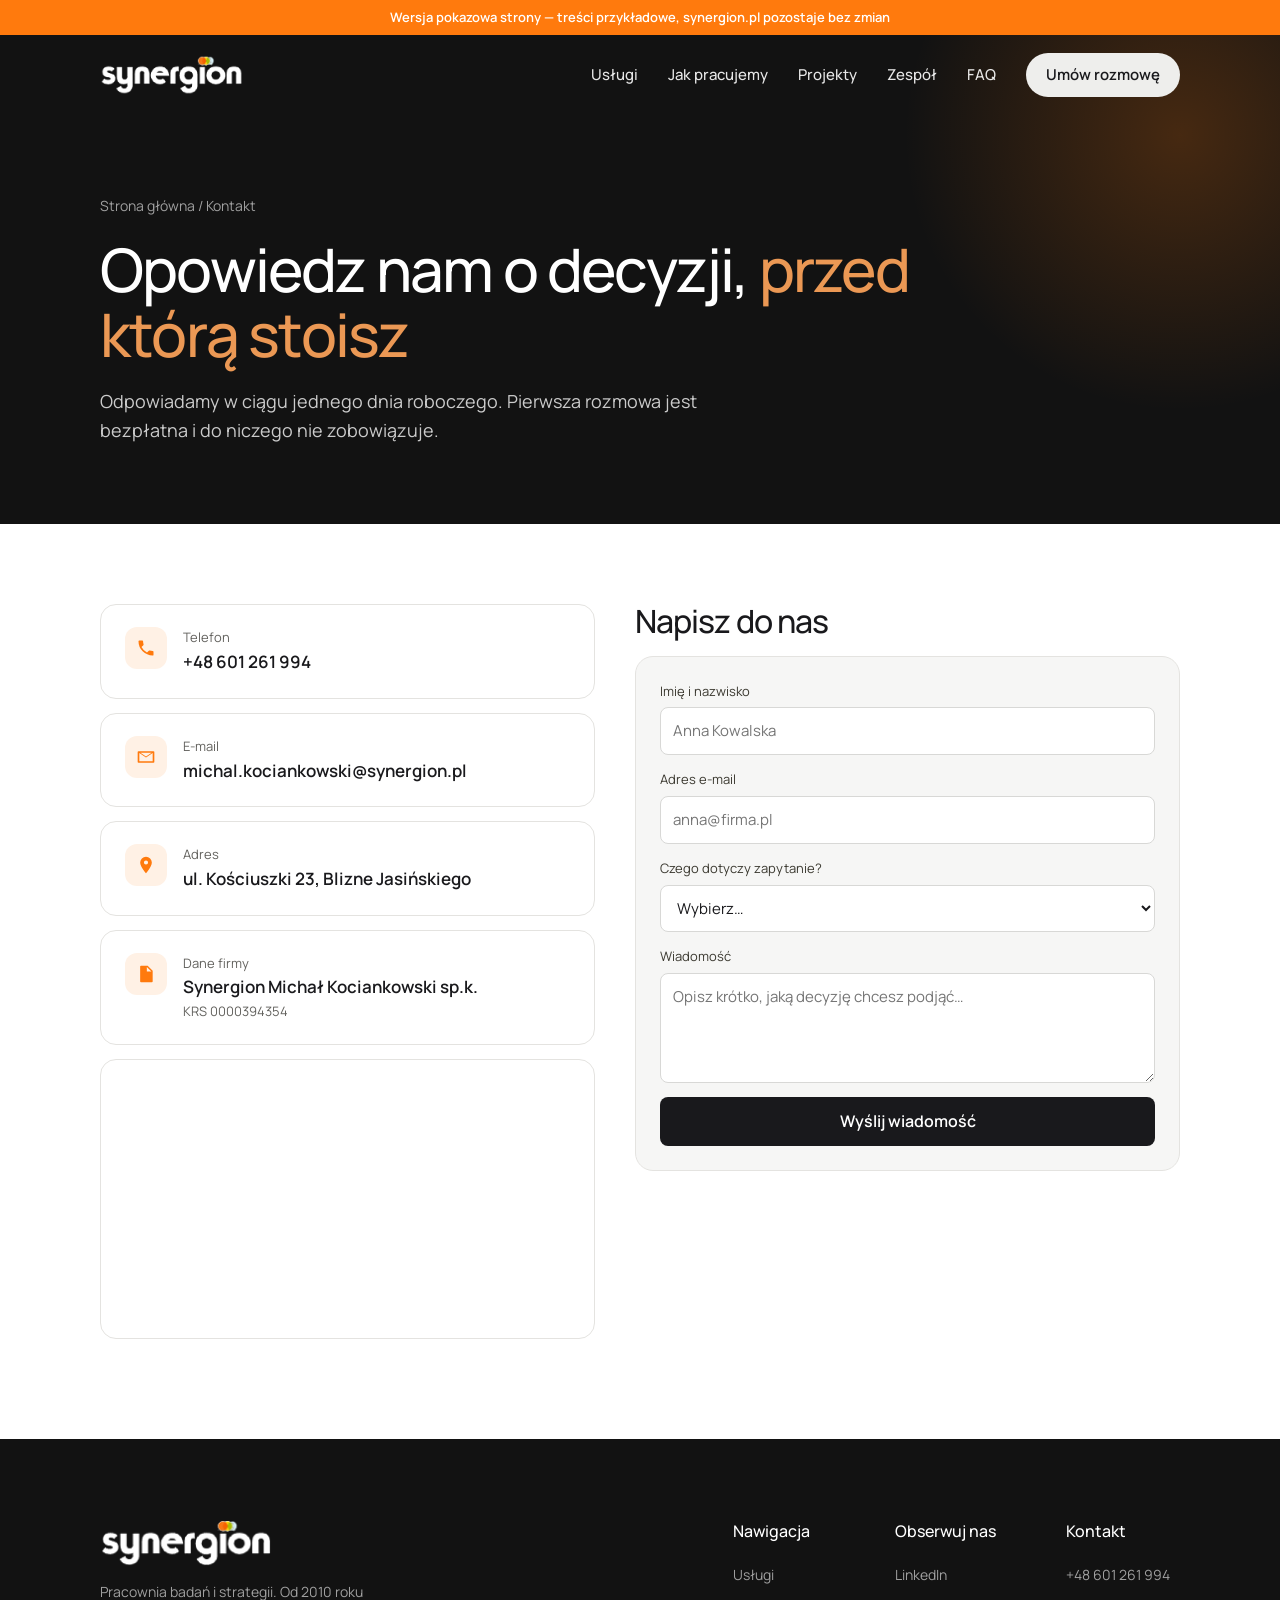
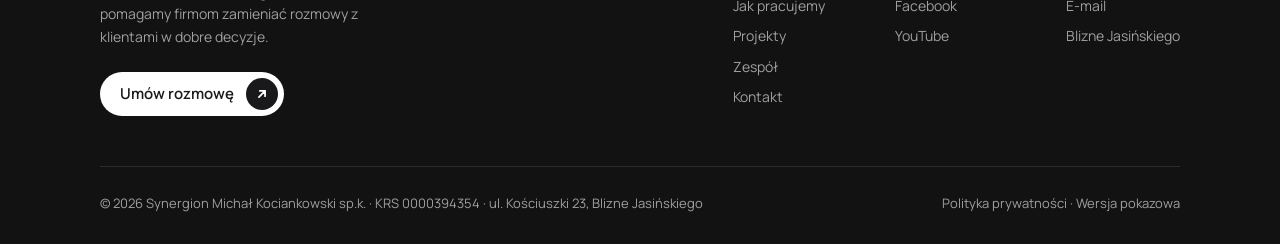
<file: kontakt.html>
<!doctype html>
<html lang="pl">
<head>
<meta charset="utf-8">
<meta name="viewport" content="width=device-width, initial-scale=1">
<meta name="robots" content="noindex, nofollow">
<title>Kontakt — Synergion</title>
<meta name="description" content="Skontaktuj się z Synergionem: telefon, e-mail, adres pracowni w Bliznem Jasińskiego.">
<meta property="og:title" content="Kontakt — Synergion">
<meta property="og:description" content="Skontaktuj się z Synergionem: telefon, e-mail, adres pracowni w Bliznem Jasińskiego.">
<meta property="og:image" content="assets/img/hero-sm.webp">
<meta name="theme-color" content="#121212">
<link rel="icon" type="image/png" href="assets/img/favicon.png">
<link rel="preload" href="assets/fonts/manrope-latin.woff2" as="font" type="font/woff2" crossorigin>
<link rel="stylesheet" href="style.css">
<script>document.documentElement.classList.add("js")</script>
</head>
<body>
<div class="demo-bar">Wersja pokazowa strony — treści przykładowe, synergion.pl pozostaje bez zmian</div>
<header class="nav">
  <div class="wrap">
    <a class="logo" href="index.html" aria-label="Synergion — strona główna"><img src="assets/img/logo-light.png" alt="Synergion" width="347" height="97"></a>
    <button class="burger" aria-label="Menu" aria-expanded="false"><span></span><span></span><span></span></button>
    <nav class="nav-links">
      <a href="index.html#uslugi">Usługi</a>
      <a href="index.html#jak-pracujemy">Jak pracujemy</a>
      <a href="index.html#projekty">Projekty</a>
      <a href="index.html#zespol">Zespół</a>
      <a href="index.html#faq">FAQ</a>
      <a class="btn btn-pill" href="kontakt.html">Umów rozmowę</a>
    </nav>
  </div>
</header>

<main>
<section class="page-hero">
  <div class="wrap">
    <div class="crumbs"><a href="index.html">Strona główna</a> / Kontakt</div>
    <h1 class="rv">Opowiedz nam o decyzji, <em>przed którą stoisz</em></h1>
    <p class="rv d1">Odpowiadamy w ciągu jednego dnia roboczego. Pierwsza rozmowa jest bezpłatna i do niczego nie zobowiązuje.</p>
  </div>
</section>
<div class="wrap">
  <div class="contact-page">
    <div class="info-cards">
      <div class="info-card rv"><span class="ic"><svg viewBox="0 0 24 24" fill="currentColor"><path d="M6.6 10.8a15.1 15.1 0 006.6 6.6l2.2-2.2a1 1 0 011-.25 11.4 11.4 0 003.6.57 1 1 0 011 1V20a1 1 0 01-1 1A17 17 0 013 4a1 1 0 011-1h3.5a1 1 0 011 1c0 1.25.2 2.45.57 3.57a1 1 0 01-.25 1z"/></svg></span><div><span>Telefon</span><a href="tel:+48601261994">+48 601 261 994</a></div></div>
      <div class="info-card rv d1"><span class="ic"><svg viewBox="0 0 24 24" fill="currentColor"><path d="M3 5h18a1 1 0 011 1v12a1 1 0 01-1 1H3a1 1 0 01-1-1V6a1 1 0 011-1zm1 2.2V17h16V7.2l-8 5.3-8-5.3zM5.3 7l6.7 4.4L18.7 7H5.3z"/></svg></span><div><span>E-mail</span><a href="mailto:michal.kociankowski@synergion.pl">michal.kociankowski@synergion.pl</a></div></div>
      <div class="info-card rv d2"><span class="ic"><svg viewBox="0 0 24 24" fill="currentColor"><path d="M12 2a7 7 0 017 7c0 5.2-7 13-7 13S5 14.2 5 9a7 7 0 017-7zm0 4.5A2.5 2.5 0 1012 11.5 2.5 2.5 0 0012 6.5z"/></svg></span><div><span>Adres</span><b>ul. Kościuszki 23, Blizne Jasińskiego</b></div></div>
      <div class="info-card rv d3"><span class="ic"><svg viewBox="0 0 24 24" fill="currentColor"><path d="M6 2h8l6 6v13a1 1 0 01-1 1H6a1 1 0 01-1-1V3a1 1 0 011-1zm7 1.5V9h5.5L13 3.5zM8 13h8v1.6H8V13zm0 3.5h8v1.6H8v-1.6z"/></svg></span><div><span>Dane firmy</span><b>Synergion Michał Kociankowski sp.k.</b><span>KRS 0000394354</span></div></div>
      <div class="map rv"><iframe title="Mapa dojazdu" loading="lazy" src="https://www.openstreetmap.org/export/embed.html?bbox=20.845%2C52.238%2C20.895%2C52.262&amp;layer=mapnik&amp;marker=52.250%2C20.870"></iframe></div>
    </div>
    <div>
      <h2 class="h2 rv" style="font-size:32px">Napisz do nas</h2>
      <form class="form rv d1" data-demo novalidate>
        <label>Imię i nazwisko<input name="n" placeholder="Anna Kowalska" required></label>
        <label>Adres e-mail<input name="e" type="email" placeholder="anna@firma.pl" required></label>
        <label>Czego dotyczy zapytanie?<select name="t"><option>Wybierz…</option><option>Badanie jakościowe</option><option>Badanie ilościowe / fale</option><option>Strategia i warsztaty</option><option>Inny temat</option></select></label>
        <label>Wiadomość<textarea name="m" placeholder="Opisz krótko, jaką decyzję chcesz podjąć…"></textarea></label>
        <button type="submit">Wyślij wiadomość</button>
        <div class="form-ok" role="status">Dziękujemy! To wersja pokazowa strony — wiadomość nie została wysłana. Zadzwoń: +48 601 261 994.</div>
      </form>
    </div>
  </div>
</div>
</main>
<footer class="footer">
  <div class="wrap">
    <div class="footer-top">
      <div class="footer-brand">
        <a class="logo" href="index.html"><img src="assets/img/logo-light.png" alt="Synergion" width="347" height="97"></a>
        <p>Pracownia badań i strategii. Od 2010 roku pomagamy firmom zamieniać rozmowy z klientami w dobre decyzje.</p>
        <a class="btn btn-light" href="kontakt.html">Umów rozmowę<span class="ico"><svg viewBox="0 0 16 16" fill="none" stroke="currentColor" stroke-width="2" stroke-linecap="round"><path d="M4.5 11.5l7-7M5.5 4.5h6v6"/></svg></span></a>
      </div>
      <div class="footer-cols">
        <div>
          <h4>Nawigacja</h4>
          <a href="index.html#uslugi">Usługi</a>
          <a href="index.html#jak-pracujemy">Jak pracujemy</a>
          <a href="index.html#projekty">Projekty</a>
          <a href="index.html#zespol">Zespół</a>
          <a href="kontakt.html">Kontakt</a>
        </div>
        <div>
          <h4>Obserwuj nas</h4>
          <a href="#" onclick="return false">LinkedIn</a>
          <a href="#" onclick="return false">Facebook</a>
          <a href="#" onclick="return false">YouTube</a>
        </div>
        <div>
          <h4>Kontakt</h4>
          <a href="tel:+48601261994">+48 601 261 994</a>
          <a href="mailto:michal.kociankowski@synergion.pl">E-mail</a>
          <a href="kontakt.html">Blizne Jasińskiego</a>
        </div>
      </div>
    </div>
    <div class="footer-bottom">
      <span>© 2026 Synergion Michał Kociankowski sp.k. · KRS 0000394354 · ul. Kościuszki 23, Blizne Jasińskiego</span>
      <span>Polityka prywatności · Wersja pokazowa</span>
    </div>
  </div>
</footer>
<script src="main.js" defer></script>
</body>
</html>
</file>
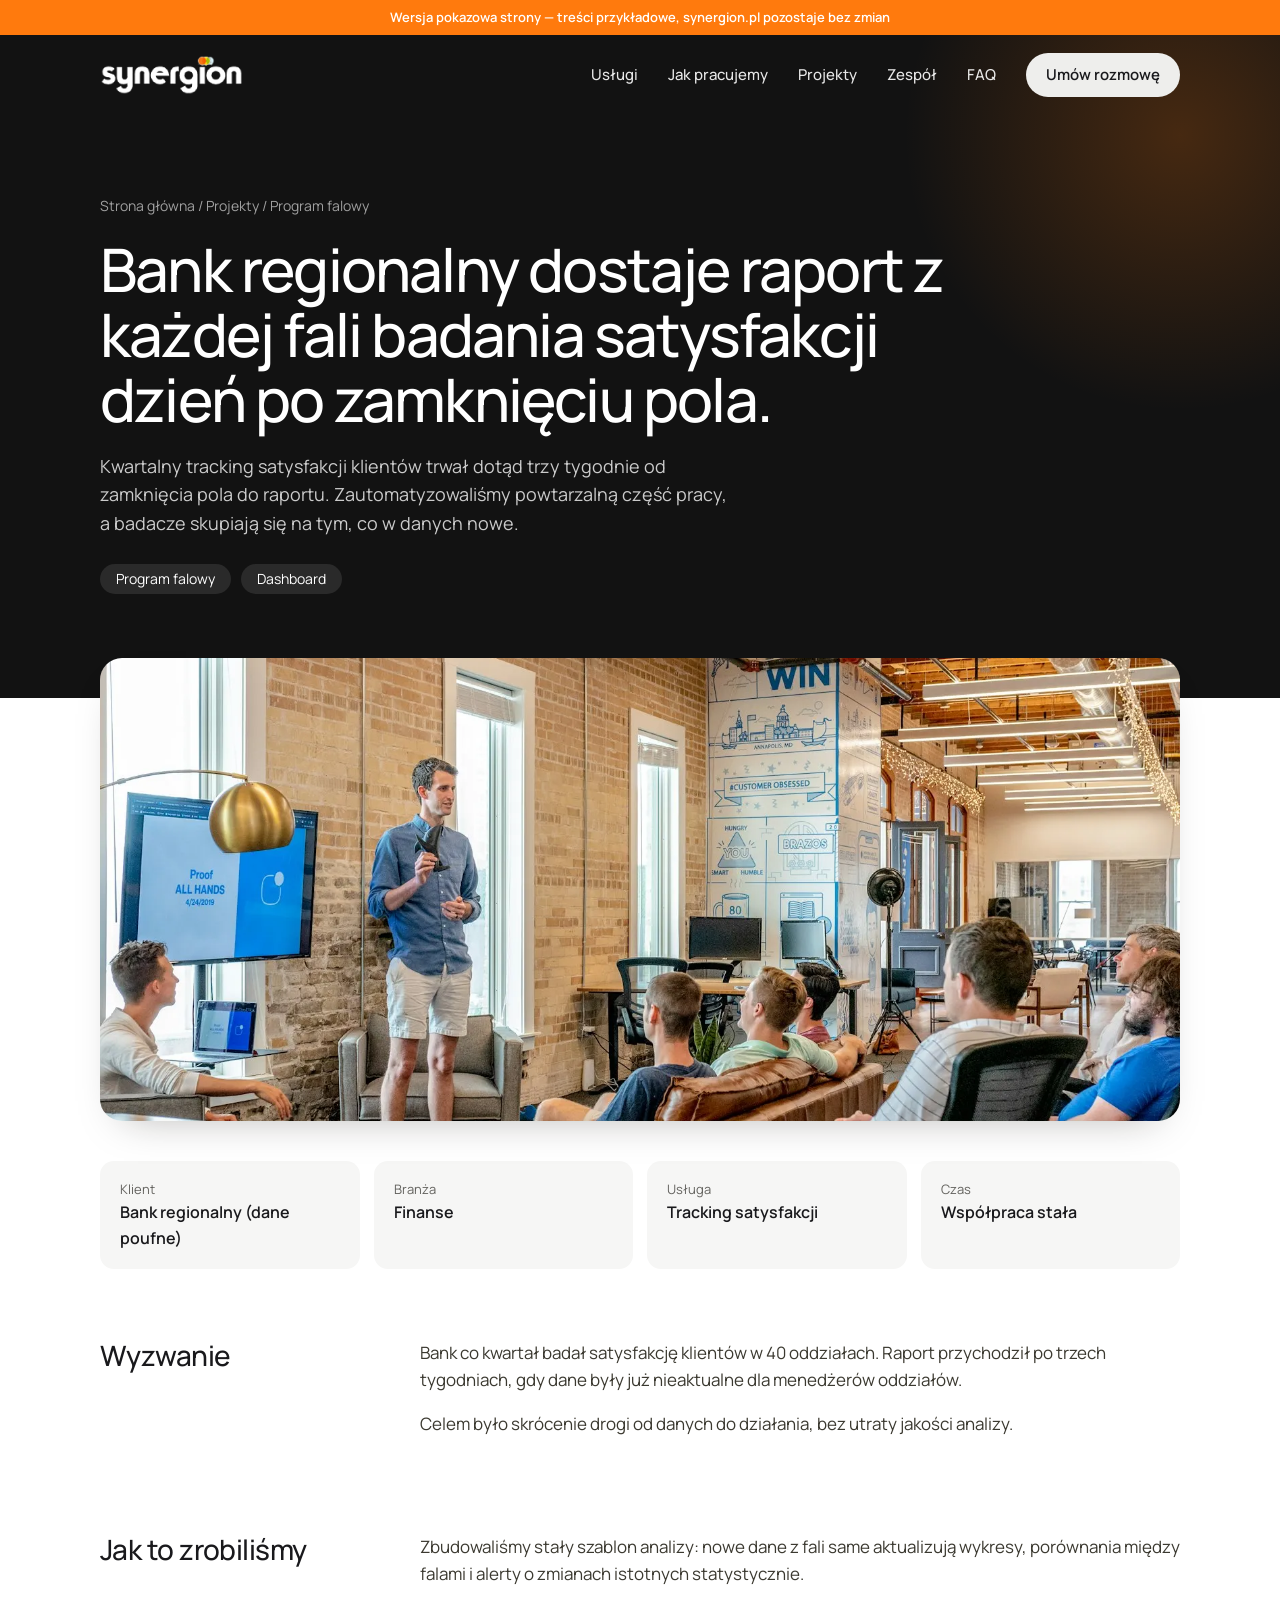
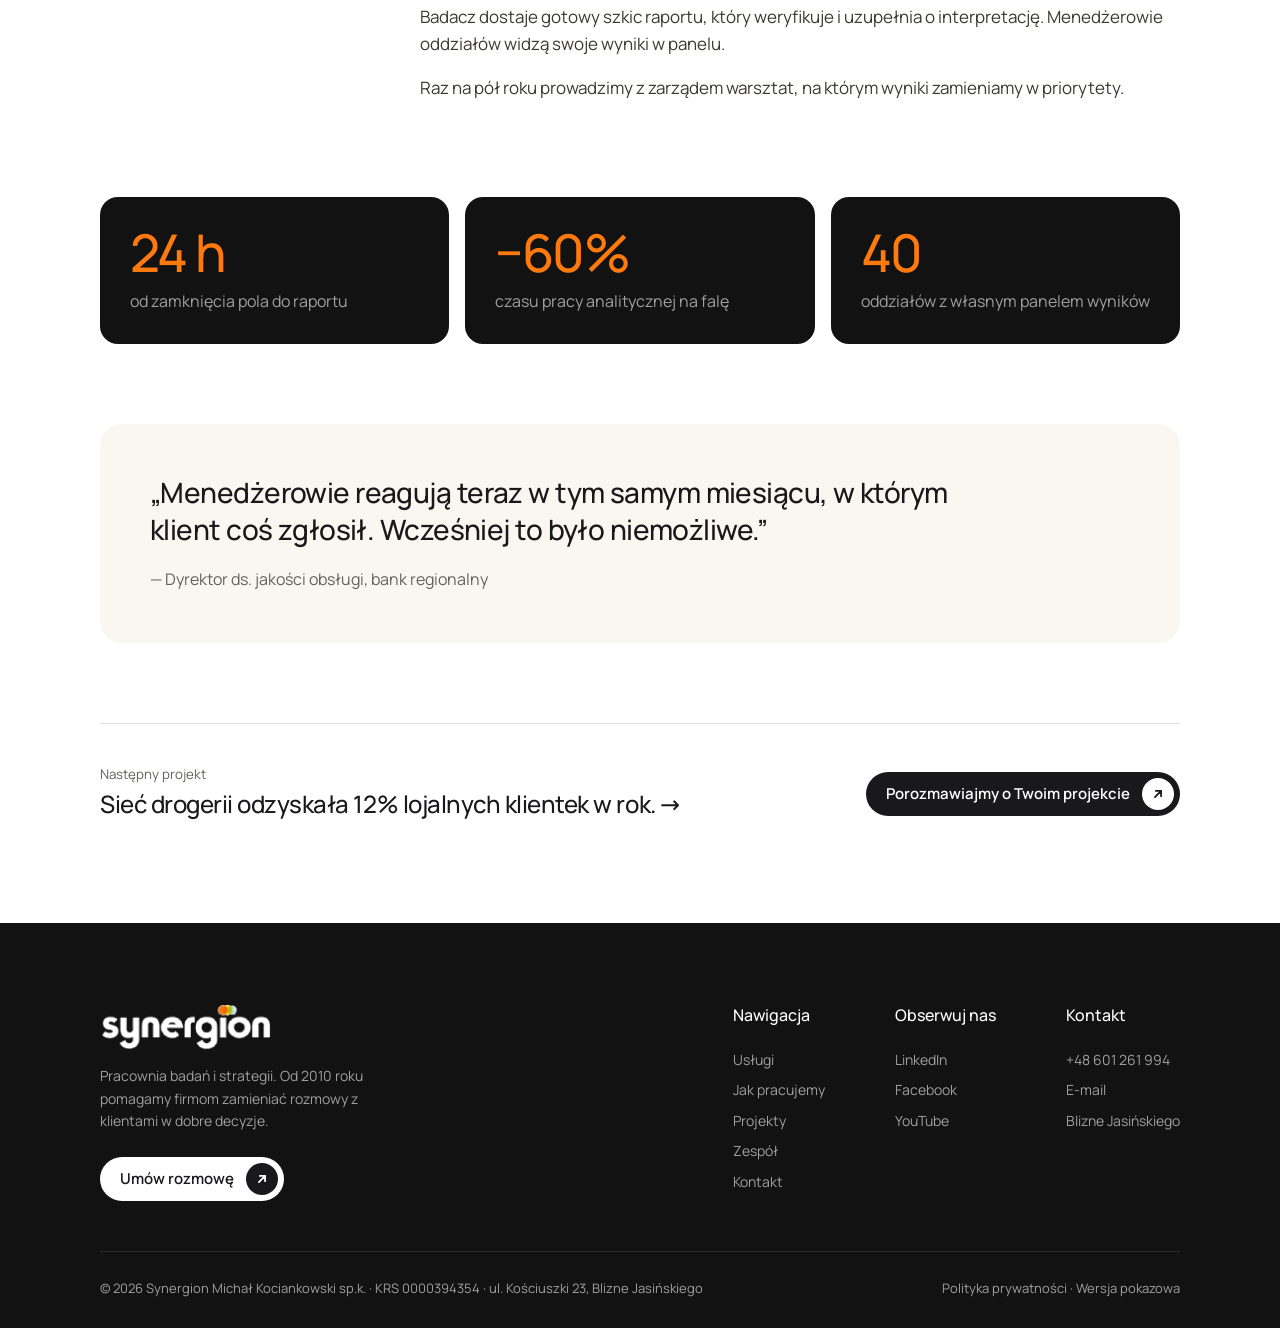
<file: projekty/bank-tracking.html>
<!doctype html>
<html lang="pl">
<head>
<meta charset="utf-8">
<meta name="viewport" content="width=device-width, initial-scale=1">
<meta name="robots" content="noindex, nofollow">
<title>Bank regionalny ma raport z fali dzień po zamknięciu pola. — Synergion</title>
<meta name="description" content="Kwartalny tracking satysfakcji klientów trwał dotąd trzy tygodnie od zamknięcia pola do raportu. Zautomatyzowaliśmy powtarzalną część pracy, a badacze skupiają się na tym, co w danych nowe.">
<meta property="og:title" content="Bank regionalny ma raport z fali dzień po zamknięciu pola. — Synergion">
<meta property="og:description" content="Kwartalny tracking satysfakcji klientów trwał dotąd trzy tygodnie od zamknięcia pola do raportu. Zautomatyzowaliśmy powtarzalną część pracy, a badacze skupiają się na tym, co w danych nowe.">
<meta property="og:image" content="../assets/img/hero-sm.webp">
<meta name="theme-color" content="#121212">
<link rel="icon" type="image/png" href="../assets/img/favicon.png">
<link rel="preload" href="../assets/fonts/manrope-latin.woff2" as="font" type="font/woff2" crossorigin>
<link rel="stylesheet" href="../style.css">
<script>document.documentElement.classList.add("js")</script>
</head>
<body>
<div class="demo-bar">Wersja pokazowa strony — treści przykładowe, synergion.pl pozostaje bez zmian</div>
<header class="nav">
  <div class="wrap">
    <a class="logo" href="../index.html" aria-label="Synergion — strona główna"><img src="../assets/img/logo-light.png" alt="Synergion" width="347" height="97"></a>
    <button class="burger" aria-label="Menu" aria-expanded="false"><span></span><span></span><span></span></button>
    <nav class="nav-links">
      <a href="../index.html#uslugi">Usługi</a>
      <a href="../index.html#jak-pracujemy">Jak pracujemy</a>
      <a href="../index.html#projekty">Projekty</a>
      <a href="../index.html#zespol">Zespół</a>
      <a href="../index.html#faq">FAQ</a>
      <a class="btn btn-pill" href="../kontakt.html">Umów rozmowę</a>
    </nav>
  </div>
</header>

<main>
<section class="page-hero">
  <div class="wrap">
    <div class="crumbs"><a href="../index.html">Strona główna</a> / <a href="../index.html#projekty">Projekty</a> / Program falowy</div>
    <h1 class="rv">Bank regionalny dostaje raport z każdej fali badania satysfakcji dzień po zamknięciu pola.</h1>
    <p class="rv d1">Kwartalny tracking satysfakcji klientów trwał dotąd trzy tygodnie od zamknięcia pola do raportu. Zautomatyzowaliśmy powtarzalną część pracy, a badacze skupiają się na tym, co w danych nowe.</p>
    <div class="tags rv d2" style="margin-top:26px"><span>Program falowy</span><span>Dashboard</span></div>
  </div>
</section>
<div class="wrap">
  <div class="cs-cover rv"><img src="../assets/img/case-3.webp" alt=""></div>
  <div class="cs-meta rv"><div><span>Klient</span><b>Bank regionalny (dane poufne)</b></div><div><span>Branża</span><b>Finanse</b></div><div><span>Usługa</span><b>Tracking satysfakcji</b></div><div><span>Czas</span><b>Współpraca stała</b></div></div>
  <div class="cs-body rv"><h2>Wyzwanie</h2><div class="txt"><p>Bank co kwartał badał satysfakcję klientów w 40 oddziałach. Raport przychodził po trzech tygodniach, gdy dane były już nieaktualne dla menedżerów oddziałów.</p><p>Celem było skrócenie drogi od danych do działania, bez utraty jakości analizy.</p></div></div>
  <div class="cs-body rv"><h2>Jak to zrobiliśmy</h2><div class="txt"><p>Zbudowaliśmy stały szablon analizy: nowe dane z fali same aktualizują wykresy, porównania między falami i alerty o zmianach istotnych statystycznie.</p><p>Badacz dostaje gotowy szkic raportu, który weryfikuje i uzupełnia o interpretację. Menedżerowie oddziałów widzą swoje wyniki w panelu.</p><p>Raz na pół roku prowadzimy z zarządem warsztat, na którym wyniki zamieniamy w priorytety.</p></div></div>
  <div class="cs-results"><div class='rv'><b>24 h</b><span>od zamknięcia pola do raportu</span></div><div class='rv'><b>−60%</b><span>czasu pracy analitycznej na falę</span></div><div class='rv'><b>40</b><span>oddziałów z własnym panelem wyników</span></div></div>
  <div class="cs-quote rv"><blockquote>„Menedżerowie reagują teraz w tym samym miesiącu, w którym klient coś zgłosił. Wcześniej to było niemożliwe.”</blockquote><cite>— Dyrektor ds. jakości obsługi, bank regionalny</cite></div>
  <div class="cs-next">
    <div><small>Następny projekt</small><a class="nx" href="siec-drogerii.html">Sieć drogerii odzyskała 12% lojalnych klientek w rok. →</a></div>
    <a class="btn btn-dark" href="../kontakt.html">Porozmawiajmy o Twoim projekcie<span class="ico"><svg viewBox="0 0 16 16" fill="none" stroke="currentColor" stroke-width="2" stroke-linecap="round"><path d="M4.5 11.5l7-7M5.5 4.5h6v6"/></svg></span></a>
  </div>
</div>
</main>
<footer class="footer">
  <div class="wrap">
    <div class="footer-top">
      <div class="footer-brand">
        <a class="logo" href="../index.html"><img src="../assets/img/logo-light.png" alt="Synergion" width="347" height="97"></a>
        <p>Pracownia badań i strategii. Od 2010 roku pomagamy firmom zamieniać rozmowy z klientami w dobre decyzje.</p>
        <a class="btn btn-light" href="../kontakt.html">Umów rozmowę<span class="ico"><svg viewBox="0 0 16 16" fill="none" stroke="currentColor" stroke-width="2" stroke-linecap="round"><path d="M4.5 11.5l7-7M5.5 4.5h6v6"/></svg></span></a>
      </div>
      <div class="footer-cols">
        <div>
          <h4>Nawigacja</h4>
          <a href="../index.html#uslugi">Usługi</a>
          <a href="../index.html#jak-pracujemy">Jak pracujemy</a>
          <a href="../index.html#projekty">Projekty</a>
          <a href="../index.html#zespol">Zespół</a>
          <a href="../kontakt.html">Kontakt</a>
        </div>
        <div>
          <h4>Obserwuj nas</h4>
          <a href="#" onclick="return false">LinkedIn</a>
          <a href="#" onclick="return false">Facebook</a>
          <a href="#" onclick="return false">YouTube</a>
        </div>
        <div>
          <h4>Kontakt</h4>
          <a href="tel:+48601261994">+48 601 261 994</a>
          <a href="mailto:michal.kociankowski@synergion.pl">E-mail</a>
          <a href="../kontakt.html">Blizne Jasińskiego</a>
        </div>
      </div>
    </div>
    <div class="footer-bottom">
      <span>© 2026 Synergion Michał Kociankowski sp.k. · KRS 0000394354 · ul. Kościuszki 23, Blizne Jasińskiego</span>
      <span>Polityka prywatności · Wersja pokazowa</span>
    </div>
  </div>
</footer>
<script src="../main.js" defer></script>
</body>
</html>
</file>
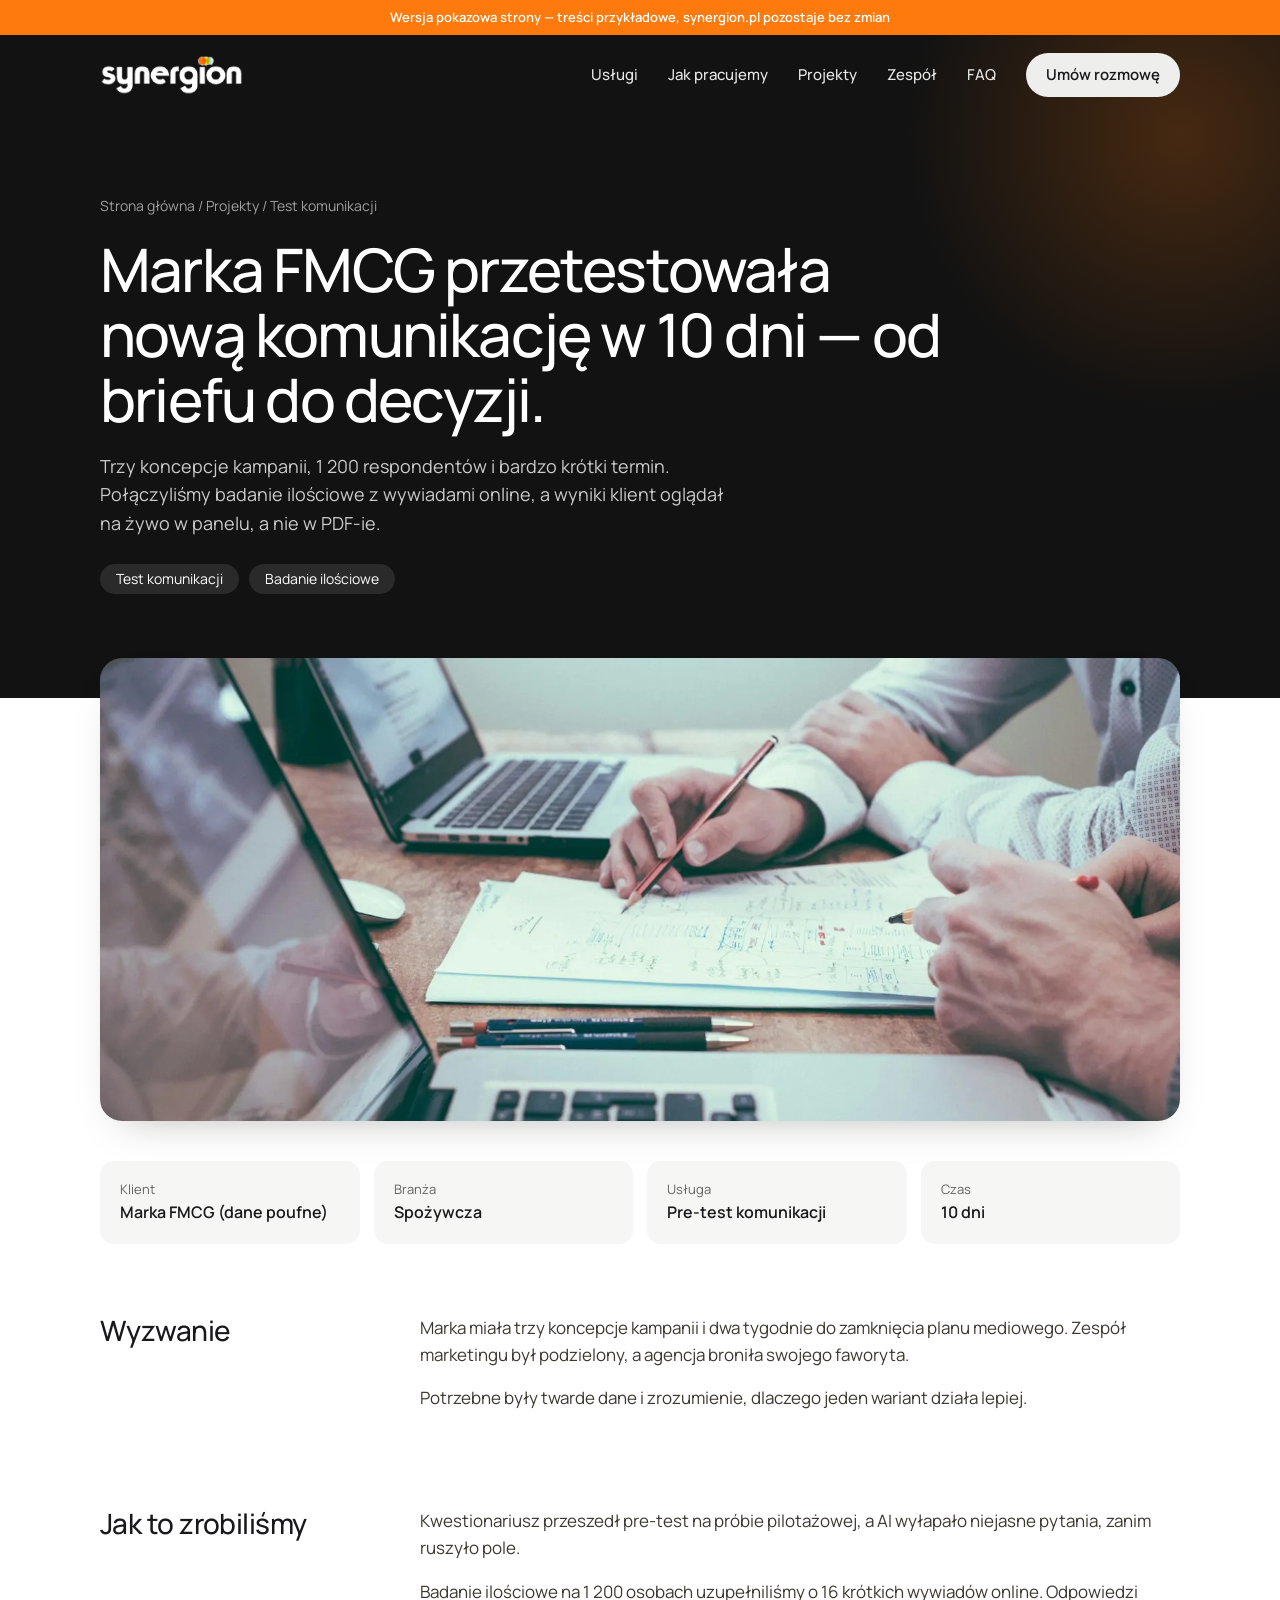
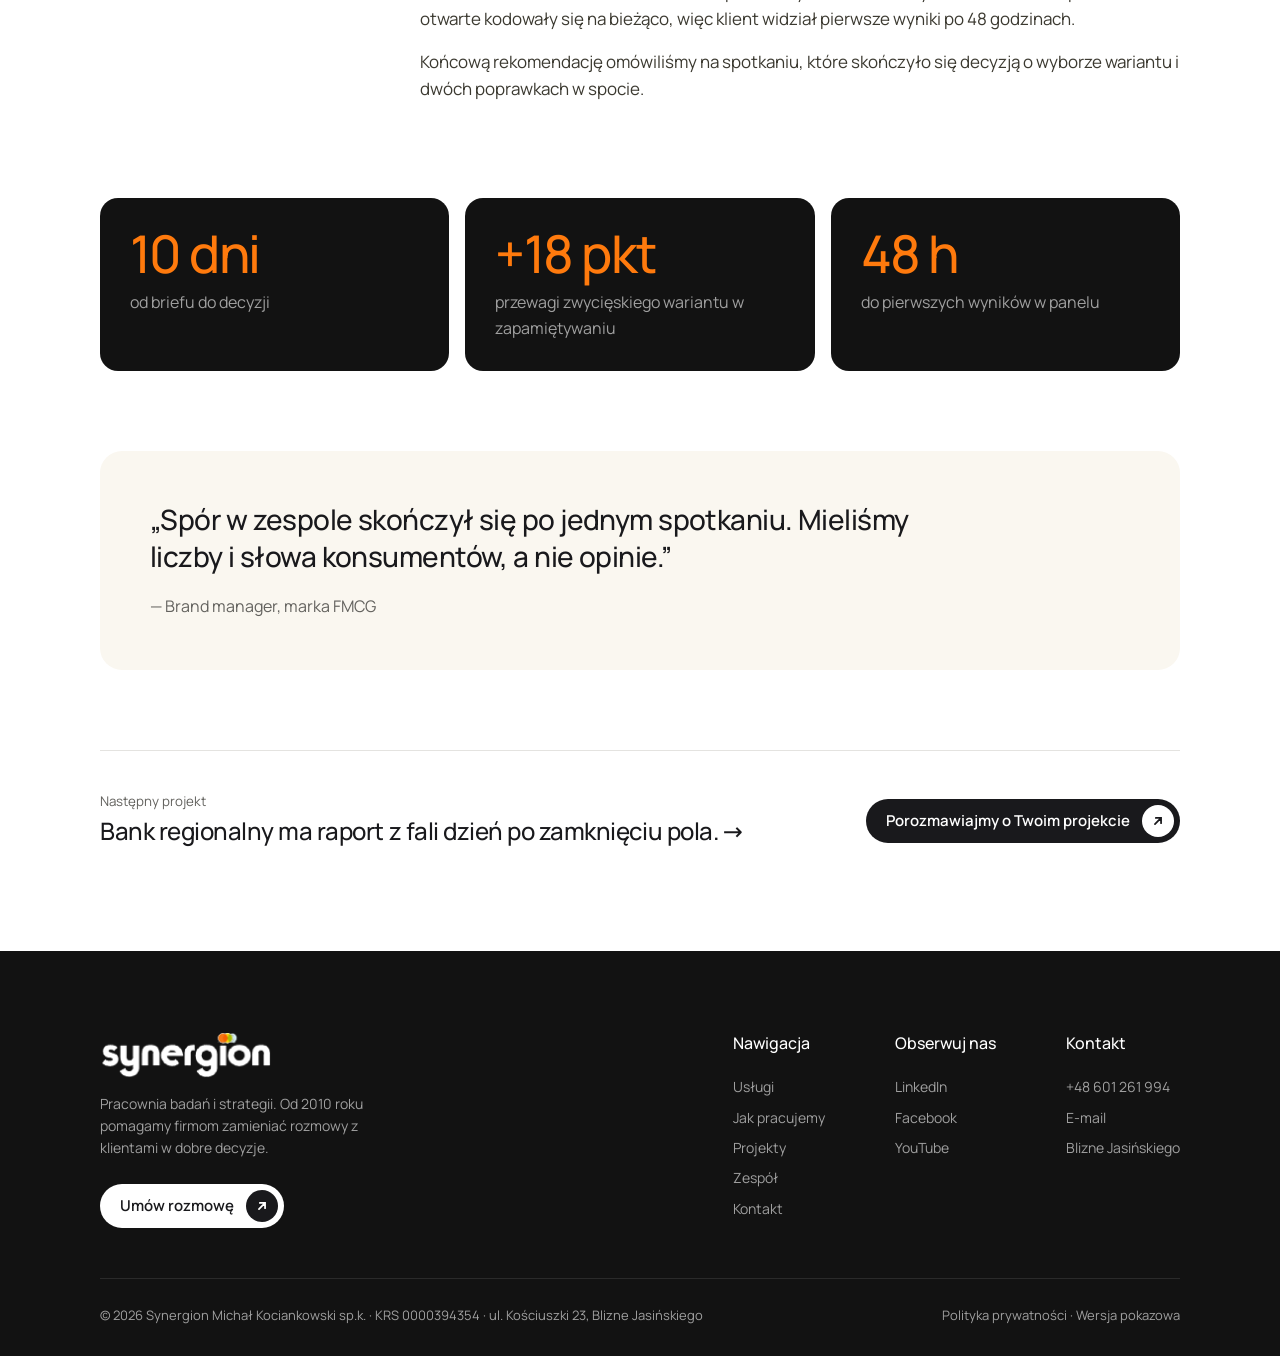
<file: projekty/marka-fmcg.html>
<!doctype html>
<html lang="pl">
<head>
<meta charset="utf-8">
<meta name="viewport" content="width=device-width, initial-scale=1">
<meta name="robots" content="noindex, nofollow">
<title>Marka FMCG sprawdziła trzy warianty kampanii w 10 dni. — Synergion</title>
<meta name="description" content="Trzy koncepcje kampanii, 1 200 respondentów i bardzo krótki termin. Połączyliśmy badanie ilościowe z wywiadami online, a wyniki klient oglądał na żywo w panelu, a nie w PDF-ie.">
<meta property="og:title" content="Marka FMCG sprawdziła trzy warianty kampanii w 10 dni. — Synergion">
<meta property="og:description" content="Trzy koncepcje kampanii, 1 200 respondentów i bardzo krótki termin. Połączyliśmy badanie ilościowe z wywiadami online, a wyniki klient oglądał na żywo w panelu, a nie w PDF-ie.">
<meta property="og:image" content="../assets/img/hero-sm.webp">
<meta name="theme-color" content="#121212">
<link rel="icon" type="image/png" href="../assets/img/favicon.png">
<link rel="preload" href="../assets/fonts/manrope-latin.woff2" as="font" type="font/woff2" crossorigin>
<link rel="stylesheet" href="../style.css">
<script>document.documentElement.classList.add("js")</script>
</head>
<body>
<div class="demo-bar">Wersja pokazowa strony — treści przykładowe, synergion.pl pozostaje bez zmian</div>
<header class="nav">
  <div class="wrap">
    <a class="logo" href="../index.html" aria-label="Synergion — strona główna"><img src="../assets/img/logo-light.png" alt="Synergion" width="347" height="97"></a>
    <button class="burger" aria-label="Menu" aria-expanded="false"><span></span><span></span><span></span></button>
    <nav class="nav-links">
      <a href="../index.html#uslugi">Usługi</a>
      <a href="../index.html#jak-pracujemy">Jak pracujemy</a>
      <a href="../index.html#projekty">Projekty</a>
      <a href="../index.html#zespol">Zespół</a>
      <a href="../index.html#faq">FAQ</a>
      <a class="btn btn-pill" href="../kontakt.html">Umów rozmowę</a>
    </nav>
  </div>
</header>

<main>
<section class="page-hero">
  <div class="wrap">
    <div class="crumbs"><a href="../index.html">Strona główna</a> / <a href="../index.html#projekty">Projekty</a> / Test komunikacji</div>
    <h1 class="rv">Marka FMCG przetestowała nową komunikację w 10 dni — od briefu do decyzji.</h1>
    <p class="rv d1">Trzy koncepcje kampanii, 1 200 respondentów i bardzo krótki termin. Połączyliśmy badanie ilościowe z wywiadami online, a wyniki klient oglądał na żywo w panelu, a nie w PDF-ie.</p>
    <div class="tags rv d2" style="margin-top:26px"><span>Test komunikacji</span><span>Badanie ilościowe</span></div>
  </div>
</section>
<div class="wrap">
  <div class="cs-cover rv"><img src="../assets/img/case-2.webp" alt=""></div>
  <div class="cs-meta rv"><div><span>Klient</span><b>Marka FMCG (dane poufne)</b></div><div><span>Branża</span><b>Spożywcza</b></div><div><span>Usługa</span><b>Pre-test komunikacji</b></div><div><span>Czas</span><b>10 dni</b></div></div>
  <div class="cs-body rv"><h2>Wyzwanie</h2><div class="txt"><p>Marka miała trzy koncepcje kampanii i dwa tygodnie do zamknięcia planu mediowego. Zespół marketingu był podzielony, a agencja broniła swojego faworyta.</p><p>Potrzebne były twarde dane i zrozumienie, dlaczego jeden wariant działa lepiej.</p></div></div>
  <div class="cs-body rv"><h2>Jak to zrobiliśmy</h2><div class="txt"><p>Kwestionariusz przeszedł pre-test na próbie pilotażowej, a AI wyłapało niejasne pytania, zanim ruszyło pole.</p><p>Badanie ilościowe na 1 200 osobach uzupełniliśmy o 16 krótkich wywiadów online. Odpowiedzi otwarte kodowały się na bieżąco, więc klient widział pierwsze wyniki po 48 godzinach.</p><p>Końcową rekomendację omówiliśmy na spotkaniu, które skończyło się decyzją o wyborze wariantu i dwóch poprawkach w spocie.</p></div></div>
  <div class="cs-results"><div class='rv'><b>10 dni</b><span>od briefu do decyzji</span></div><div class='rv'><b>+18 pkt</b><span>przewagi zwycięskiego wariantu w zapamiętywaniu</span></div><div class='rv'><b>48 h</b><span>do pierwszych wyników w panelu</span></div></div>
  <div class="cs-quote rv"><blockquote>„Spór w zespole skończył się po jednym spotkaniu. Mieliśmy liczby i słowa konsumentów, a nie opinie.”</blockquote><cite>— Brand manager, marka FMCG</cite></div>
  <div class="cs-next">
    <div><small>Następny projekt</small><a class="nx" href="bank-tracking.html">Bank regionalny ma raport z fali dzień po zamknięciu pola. →</a></div>
    <a class="btn btn-dark" href="../kontakt.html">Porozmawiajmy o Twoim projekcie<span class="ico"><svg viewBox="0 0 16 16" fill="none" stroke="currentColor" stroke-width="2" stroke-linecap="round"><path d="M4.5 11.5l7-7M5.5 4.5h6v6"/></svg></span></a>
  </div>
</div>
</main>
<footer class="footer">
  <div class="wrap">
    <div class="footer-top">
      <div class="footer-brand">
        <a class="logo" href="../index.html"><img src="../assets/img/logo-light.png" alt="Synergion" width="347" height="97"></a>
        <p>Pracownia badań i strategii. Od 2010 roku pomagamy firmom zamieniać rozmowy z klientami w dobre decyzje.</p>
        <a class="btn btn-light" href="../kontakt.html">Umów rozmowę<span class="ico"><svg viewBox="0 0 16 16" fill="none" stroke="currentColor" stroke-width="2" stroke-linecap="round"><path d="M4.5 11.5l7-7M5.5 4.5h6v6"/></svg></span></a>
      </div>
      <div class="footer-cols">
        <div>
          <h4>Nawigacja</h4>
          <a href="../index.html#uslugi">Usługi</a>
          <a href="../index.html#jak-pracujemy">Jak pracujemy</a>
          <a href="../index.html#projekty">Projekty</a>
          <a href="../index.html#zespol">Zespół</a>
          <a href="../kontakt.html">Kontakt</a>
        </div>
        <div>
          <h4>Obserwuj nas</h4>
          <a href="#" onclick="return false">LinkedIn</a>
          <a href="#" onclick="return false">Facebook</a>
          <a href="#" onclick="return false">YouTube</a>
        </div>
        <div>
          <h4>Kontakt</h4>
          <a href="tel:+48601261994">+48 601 261 994</a>
          <a href="mailto:michal.kociankowski@synergion.pl">E-mail</a>
          <a href="../kontakt.html">Blizne Jasińskiego</a>
        </div>
      </div>
    </div>
    <div class="footer-bottom">
      <span>© 2026 Synergion Michał Kociankowski sp.k. · KRS 0000394354 · ul. Kościuszki 23, Blizne Jasińskiego</span>
      <span>Polityka prywatności · Wersja pokazowa</span>
    </div>
  </div>
</footer>
<script src="../main.js" defer></script>
</body>
</html>
</file>
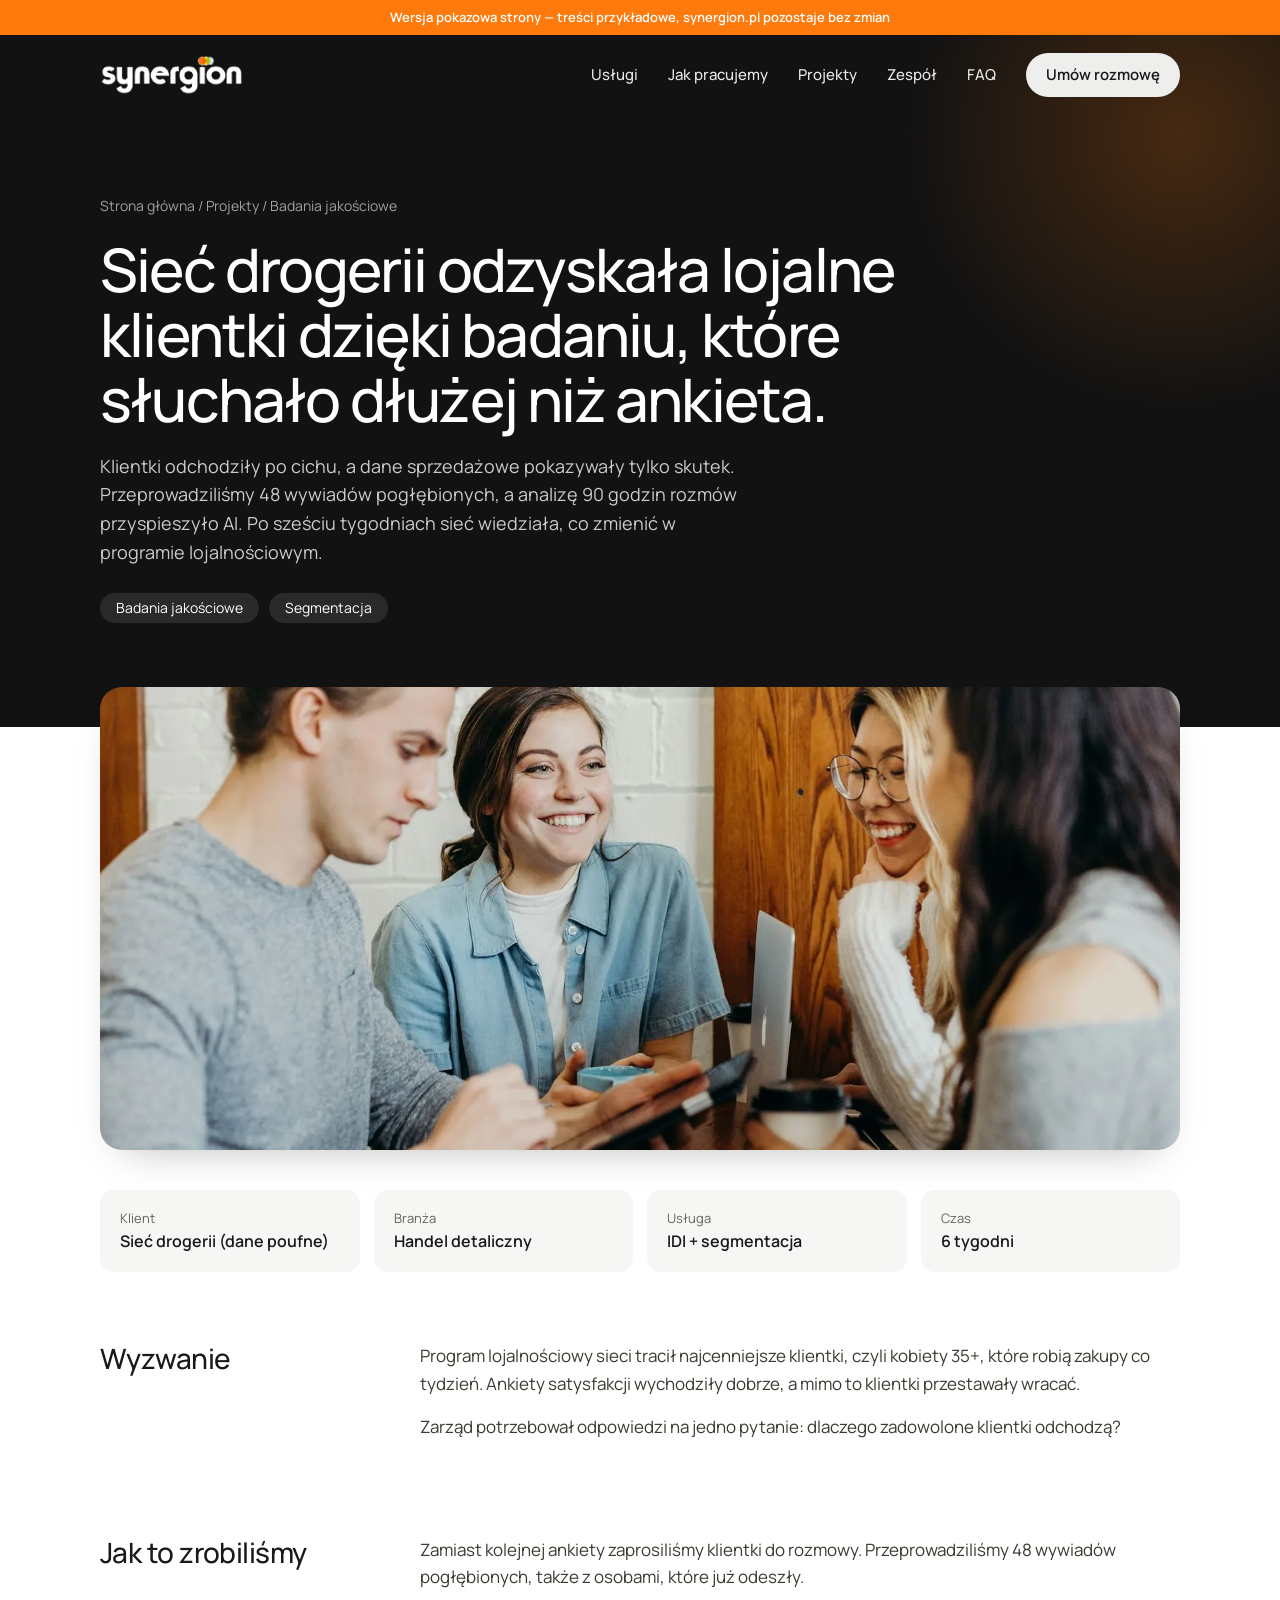
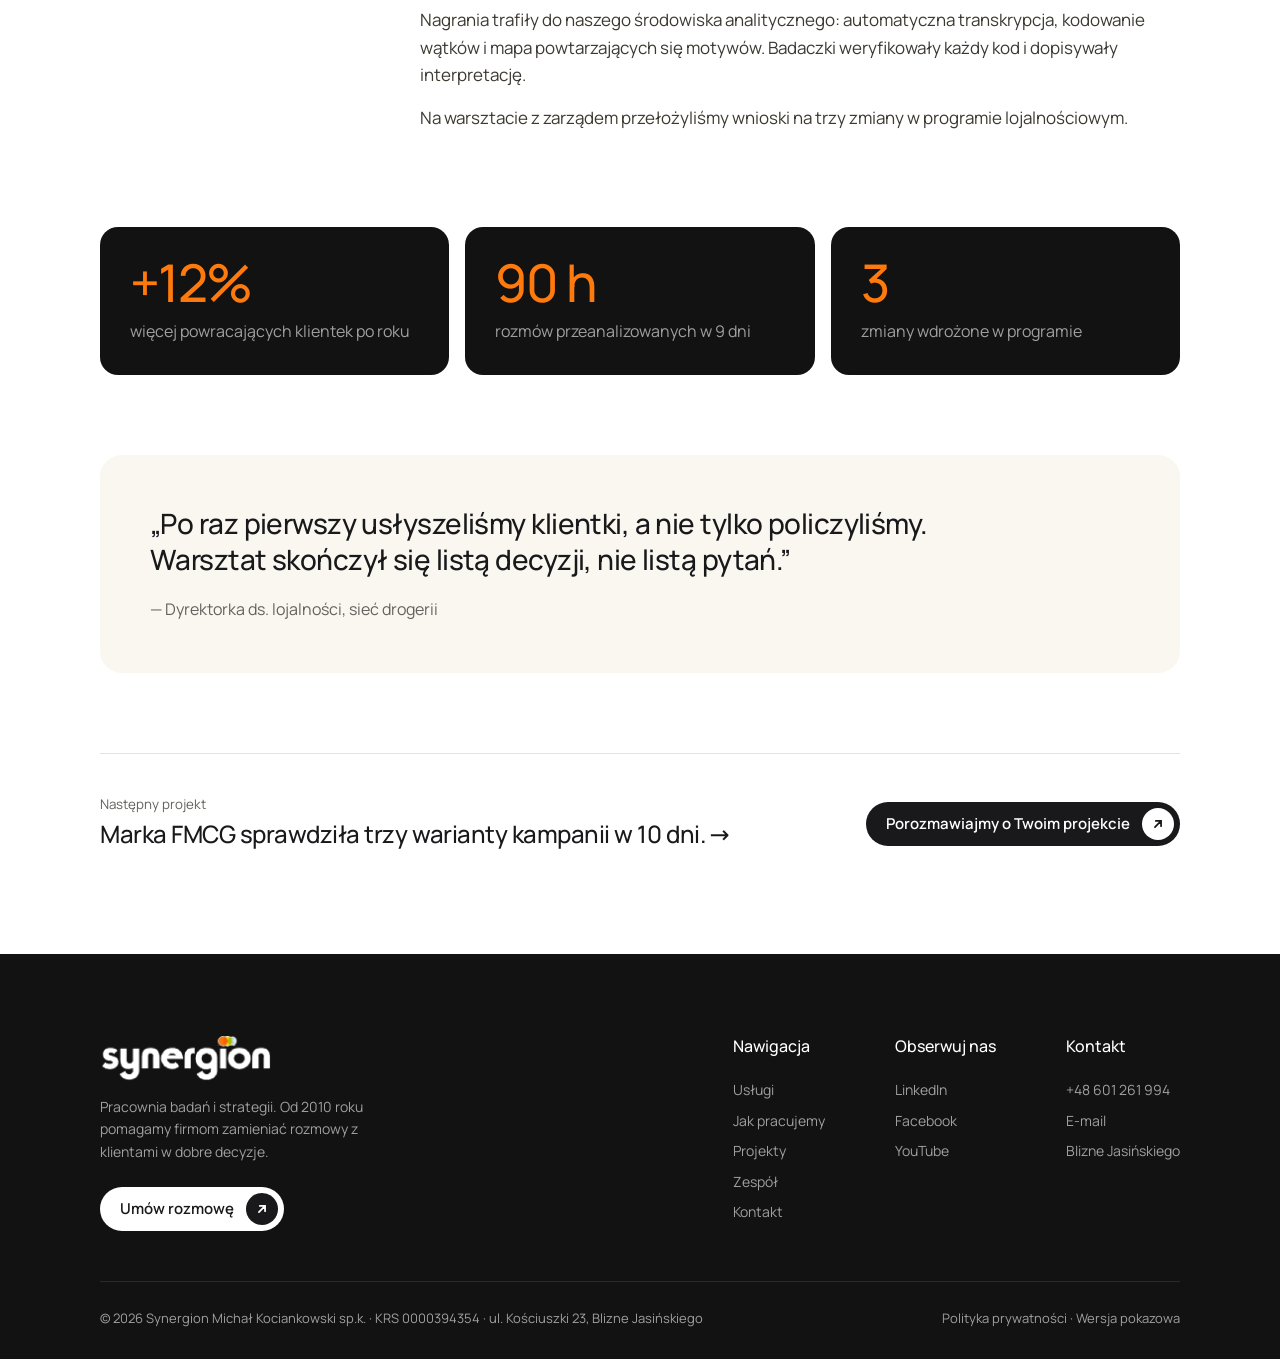
<file: projekty/siec-drogerii.html>
<!doctype html>
<html lang="pl">
<head>
<meta charset="utf-8">
<meta name="viewport" content="width=device-width, initial-scale=1">
<meta name="robots" content="noindex, nofollow">
<title>Sieć drogerii odzyskała 12% lojalnych klientek w rok. — Synergion</title>
<meta name="description" content="Klientki odchodziły po cichu, a dane sprzedażowe pokazywały tylko skutek. Przeprowadziliśmy 48 wywiadów pogłębionych, a analizę 90 godzin rozmów przyspieszyło AI. Po sześciu tygodniach sieć wiedziała, co zmienić w programie lojalnościowym.">
<meta property="og:title" content="Sieć drogerii odzyskała 12% lojalnych klientek w rok. — Synergion">
<meta property="og:description" content="Klientki odchodziły po cichu, a dane sprzedażowe pokazywały tylko skutek. Przeprowadziliśmy 48 wywiadów pogłębionych, a analizę 90 godzin rozmów przyspieszyło AI. Po sześciu tygodniach sieć wiedziała, co zmienić w programie lojalnościowym.">
<meta property="og:image" content="../assets/img/hero-sm.webp">
<meta name="theme-color" content="#121212">
<link rel="icon" type="image/png" href="../assets/img/favicon.png">
<link rel="preload" href="../assets/fonts/manrope-latin.woff2" as="font" type="font/woff2" crossorigin>
<link rel="stylesheet" href="../style.css">
<script>document.documentElement.classList.add("js")</script>
</head>
<body>
<div class="demo-bar">Wersja pokazowa strony — treści przykładowe, synergion.pl pozostaje bez zmian</div>
<header class="nav">
  <div class="wrap">
    <a class="logo" href="../index.html" aria-label="Synergion — strona główna"><img src="../assets/img/logo-light.png" alt="Synergion" width="347" height="97"></a>
    <button class="burger" aria-label="Menu" aria-expanded="false"><span></span><span></span><span></span></button>
    <nav class="nav-links">
      <a href="../index.html#uslugi">Usługi</a>
      <a href="../index.html#jak-pracujemy">Jak pracujemy</a>
      <a href="../index.html#projekty">Projekty</a>
      <a href="../index.html#zespol">Zespół</a>
      <a href="../index.html#faq">FAQ</a>
      <a class="btn btn-pill" href="../kontakt.html">Umów rozmowę</a>
    </nav>
  </div>
</header>

<main>
<section class="page-hero">
  <div class="wrap">
    <div class="crumbs"><a href="../index.html">Strona główna</a> / <a href="../index.html#projekty">Projekty</a> / Badania jakościowe</div>
    <h1 class="rv">Sieć drogerii odzyskała lojalne klientki dzięki badaniu, które słuchało dłużej niż ankieta.</h1>
    <p class="rv d1">Klientki odchodziły po cichu, a dane sprzedażowe pokazywały tylko skutek. Przeprowadziliśmy 48 wywiadów pogłębionych, a analizę 90 godzin rozmów przyspieszyło AI. Po sześciu tygodniach sieć wiedziała, co zmienić w programie lojalnościowym.</p>
    <div class="tags rv d2" style="margin-top:26px"><span>Badania jakościowe</span><span>Segmentacja</span></div>
  </div>
</section>
<div class="wrap">
  <div class="cs-cover rv"><img src="../assets/img/case-1.webp" alt=""></div>
  <div class="cs-meta rv"><div><span>Klient</span><b>Sieć drogerii (dane poufne)</b></div><div><span>Branża</span><b>Handel detaliczny</b></div><div><span>Usługa</span><b>IDI + segmentacja</b></div><div><span>Czas</span><b>6 tygodni</b></div></div>
  <div class="cs-body rv"><h2>Wyzwanie</h2><div class="txt"><p>Program lojalnościowy sieci tracił najcenniejsze klientki, czyli kobiety 35+, które robią zakupy co tydzień. Ankiety satysfakcji wychodziły dobrze, a mimo to klientki przestawały wracać.</p><p>Zarząd potrzebował odpowiedzi na jedno pytanie: dlaczego zadowolone klientki odchodzą?</p></div></div>
  <div class="cs-body rv"><h2>Jak to zrobiliśmy</h2><div class="txt"><p>Zamiast kolejnej ankiety zaprosiliśmy klientki do rozmowy. Przeprowadziliśmy 48 wywiadów pogłębionych, także z osobami, które już odeszły.</p><p>Nagrania trafiły do naszego środowiska analitycznego: automatyczna transkrypcja, kodowanie wątków i mapa powtarzających się motywów. Badaczki weryfikowały każdy kod i dopisywały interpretację.</p><p>Na warsztacie z zarządem przełożyliśmy wnioski na trzy zmiany w programie lojalnościowym.</p></div></div>
  <div class="cs-results"><div class='rv'><b>+12%</b><span>więcej powracających klientek po roku</span></div><div class='rv'><b>90 h</b><span>rozmów przeanalizowanych w 9 dni</span></div><div class='rv'><b>3</b><span>zmiany wdrożone w programie</span></div></div>
  <div class="cs-quote rv"><blockquote>„Po raz pierwszy usłyszeliśmy klientki, a nie tylko policzyliśmy. Warsztat skończył się listą decyzji, nie listą pytań.”</blockquote><cite>— Dyrektorka ds. lojalności, sieć drogerii</cite></div>
  <div class="cs-next">
    <div><small>Następny projekt</small><a class="nx" href="marka-fmcg.html">Marka FMCG sprawdziła trzy warianty kampanii w 10 dni. →</a></div>
    <a class="btn btn-dark" href="../kontakt.html">Porozmawiajmy o Twoim projekcie<span class="ico"><svg viewBox="0 0 16 16" fill="none" stroke="currentColor" stroke-width="2" stroke-linecap="round"><path d="M4.5 11.5l7-7M5.5 4.5h6v6"/></svg></span></a>
  </div>
</div>
</main>
<footer class="footer">
  <div class="wrap">
    <div class="footer-top">
      <div class="footer-brand">
        <a class="logo" href="../index.html"><img src="../assets/img/logo-light.png" alt="Synergion" width="347" height="97"></a>
        <p>Pracownia badań i strategii. Od 2010 roku pomagamy firmom zamieniać rozmowy z klientami w dobre decyzje.</p>
        <a class="btn btn-light" href="../kontakt.html">Umów rozmowę<span class="ico"><svg viewBox="0 0 16 16" fill="none" stroke="currentColor" stroke-width="2" stroke-linecap="round"><path d="M4.5 11.5l7-7M5.5 4.5h6v6"/></svg></span></a>
      </div>
      <div class="footer-cols">
        <div>
          <h4>Nawigacja</h4>
          <a href="../index.html#uslugi">Usługi</a>
          <a href="../index.html#jak-pracujemy">Jak pracujemy</a>
          <a href="../index.html#projekty">Projekty</a>
          <a href="../index.html#zespol">Zespół</a>
          <a href="../kontakt.html">Kontakt</a>
        </div>
        <div>
          <h4>Obserwuj nas</h4>
          <a href="#" onclick="return false">LinkedIn</a>
          <a href="#" onclick="return false">Facebook</a>
          <a href="#" onclick="return false">YouTube</a>
        </div>
        <div>
          <h4>Kontakt</h4>
          <a href="tel:+48601261994">+48 601 261 994</a>
          <a href="mailto:michal.kociankowski@synergion.pl">E-mail</a>
          <a href="../kontakt.html">Blizne Jasińskiego</a>
        </div>
      </div>
    </div>
    <div class="footer-bottom">
      <span>© 2026 Synergion Michał Kociankowski sp.k. · KRS 0000394354 · ul. Kościuszki 23, Blizne Jasińskiego</span>
      <span>Polityka prywatności · Wersja pokazowa</span>
    </div>
  </div>
</footer>
<script src="../main.js" defer></script>
</body>
</html>
</file>
<file: style.css>
@font-face{font-family:"Manrope";font-style:normal;font-weight:300 800;font-display:swap;src:url(assets/fonts/manrope-latin-ext.woff2) format("woff2");unicode-range:U+0100-02BA,U+02BD-02C5,U+02C7-02CC,U+02CE-02D7,U+02DD-02FF,U+0304,U+0308,U+0329,U+1D00-1DBF,U+1E00-1E9F,U+1EF2-1EFF,U+2020,U+20A0-20AB,U+20AD-20C0,U+2113,U+2C60-2C7F,U+A720-A7FF}
@font-face{font-family:"Manrope";font-style:normal;font-weight:300 800;font-display:swap;src:url(assets/fonts/manrope-latin.woff2) format("woff2");unicode-range:U+0000-00FF,U+0131,U+0152-0153,U+02BB-02BC,U+02C6,U+02DA,U+02DC,U+0304,U+0308,U+0329,U+2000-206F,U+20AC,U+2122,U+2191,U+2193,U+2212,U+2215,U+FEFF,U+FFFD}

:root{
  --bg:#ffffff;
  --soft:#f6f6f5;
  --cream:#faf7f0;
  --line:#e4e3e0;
  --ink:#19191c;
  --ink-2:#3b3930;
  --muted:#63625e;
  --dark:#121212;
  --dark-2:#1c1b19;
  --on-dark:#f7f7f7;
  --on-dark-muted:rgba(247,247,247,.62);
  --accent:#ff7a0d;
  --accent-2:#eb9854;
  --accent-soft:#fff1e5;
  --data:#6f8fb5;
  --radius:18px;
  --radius-sm:12px;
  --wrap:1120px;
  --shadow:0 18px 40px -24px rgba(20,18,12,.35);
}

*{box-sizing:border-box;margin:0;padding:0}
html{scroll-behavior:smooth;-webkit-text-size-adjust:100%}
body{font-family:"Manrope",system-ui,-apple-system,"Segoe UI",sans-serif;background:var(--bg);color:var(--ink);font-size:16px;line-height:1.6;overflow-x:hidden}
img{display:block;max-width:100%}
a{color:inherit;text-decoration:none}
button,input,select,textarea{font:inherit;color:inherit}
.wrap{width:100%;max-width:var(--wrap);margin:0 auto;padding:0 20px}
.sr{position:absolute;width:1px;height:1px;overflow:hidden;clip:rect(0 0 0 0)}

/* pasek wersji pokazowej */
.demo-bar{background:var(--accent);color:#fff;font-size:13px;font-weight:600;text-align:center;padding:7px 16px;position:relative;z-index:60}

/* nawigacja */
.nav{position:absolute;left:0;right:0;z-index:50;padding:18px 0}
.nav{transition:background .3s,padding .3s}
.nav.scrolled{position:fixed;top:0;padding:12px 0;background:rgba(18,18,18,.9);backdrop-filter:blur(12px);box-shadow:0 10px 30px -20px rgba(0,0,0,.6)}
.nav .wrap{display:flex;align-items:center;justify-content:space-between;gap:24px}
.logo{display:flex;align-items:center;gap:10px;font-weight:700;font-size:20px;letter-spacing:-.02em;color:#fff}
.logo img{height:40px;width:auto;flex:none}
.footer .logo img{height:48px}
.nav-links{display:flex;align-items:center;gap:30px;font-size:15px;font-weight:500;color:#fff}
.nav-links a:not(.btn){opacity:.9;transition:opacity .2s}
.nav-links a:not(.btn):hover{opacity:1;color:var(--accent-2)}
.burger{display:none;background:none;border:0;width:40px;height:40px;cursor:pointer;color:#fff}
.burger span{display:block;width:22px;height:2px;background:currentColor;margin:5px auto;transition:.25s}

/* przyciski */
.btn{display:inline-flex;align-items:center;gap:12px;font-weight:600;font-size:15px;border-radius:999px;padding:6px 6px 6px 20px;border:0;cursor:pointer;transition:transform .2s,background .2s,color .2s;white-space:nowrap}
.btn .ico{width:32px;height:32px;border-radius:50%;display:grid;place-items:center;flex:none;transition:transform .25s}
.btn .ico svg{width:14px;height:14px}
.btn:hover .ico{transform:rotate(45deg)}
.btn:active{transform:scale(.98)}
.btn-light{background:#fff;color:var(--ink)}
.btn-light .ico{background:var(--ink);color:#fff}
.btn-dark{background:var(--ink);color:#fff}
.btn-dark .ico{background:#fff;color:var(--ink)}
.btn-grey{background:#e6e6e4;color:var(--ink)}
.btn-grey .ico{background:var(--ink);color:#fff}
.btn-ghost{background:rgba(255,255,255,.08);color:#fff;padding:12px 22px;border:1px solid rgba(255,255,255,.14)}
.btn-ghost:hover{background:rgba(255,255,255,.16)}
.btn-pill{background:#eeeeec;color:var(--ink);padding:10px 20px}
.btn-pill:hover{background:#fff}
.btn-big{padding:10px 10px 10px 40px;font-size:18px;box-shadow:0 18px 30px -16px rgba(0,0,0,.45)}
.btn-big .ico{width:44px;height:44px}

/* hero */
.hero{position:relative;min-height:760px;display:flex;align-items:center;color:#fff;overflow:hidden;background:#0f0f10}
.hero-bg{position:absolute;inset:0 0 -20% 0;will-change:transform;background:url(assets/img/hero.webp) center right/cover no-repeat}
.hero-bg::after{content:"";position:absolute;inset:0;background:linear-gradient(90deg,rgba(10,10,10,.92) 0%,rgba(10,10,10,.75) 38%,rgba(10,10,10,.15) 70%,rgba(10,10,10,.05) 100%),linear-gradient(0deg,rgba(10,10,10,.6),transparent 30%)}
.hero .wrap{position:relative;padding-top:120px;padding-bottom:80px}
.hero-inner{max-width:600px}
.rating{display:flex;align-items:center;gap:10px;font-size:13px;font-weight:500;margin-bottom:22px}
.stars{display:flex;gap:3px;color:var(--accent)}
.stars svg{width:16px;height:16px}
.hero h1{font-size:clamp(42px,6.2vw,72px);line-height:1.04;font-weight:500;letter-spacing:-.035em;margin-bottom:22px}
.hero h1 em{font-style:normal;color:var(--accent-2)}
.hero p.lead{font-size:18px;line-height:1.55;color:rgba(255,255,255,.82);max-width:540px;margin-bottom:32px}
.hero-ctas{display:flex;flex-wrap:wrap;gap:12px;margin-bottom:44px}
.hero-points{display:flex;flex-wrap:wrap;gap:0;font-size:13px;font-weight:500;color:rgba(255,255,255,.78)}
.hero-points span{padding:0 18px;border-left:1px solid rgba(255,255,255,.25)}
.hero-points span:first-child{padding-left:0;border:0}
.ai-chip{position:absolute;right:max(20px,calc((100vw - var(--wrap))/2 + 20px));bottom:48px;display:flex;align-items:center;gap:12px;background:rgba(20,20,20,.55);border:1px solid rgba(255,255,255,.14);backdrop-filter:blur(14px);border-radius:16px;padding:14px 18px;font-size:13px;max-width:300px}
.ai-chip b{display:block;font-size:14px;color:#fff}
.ai-chip small{color:rgba(255,255,255,.65)}
.pulse{width:10px;height:10px;border-radius:50%;background:#4ade80;box-shadow:0 0 0 0 rgba(74,222,128,.6);animation:pulse 2s infinite;flex:none}
@keyframes pulse{70%{box-shadow:0 0 0 10px rgba(74,222,128,0)}100%{box-shadow:0 0 0 0 rgba(74,222,128,0)}}

/* pasek wiarygodności */
.trust{padding:34px 0;border-bottom:1px solid var(--line)}
.trust .wrap{display:flex;align-items:center;gap:40px}
.trust-label{flex:none;font-size:15px;line-height:1.35;font-weight:500;max-width:190px}
.marquee{overflow:hidden;flex:1;-webkit-mask:linear-gradient(90deg,transparent,#000 10%,#000 90%,transparent);mask:linear-gradient(90deg,transparent,#000 10%,#000 90%,transparent)}
.marquee-track{display:flex;gap:56px;width:max-content;animation:scroll 38s linear infinite}
.trust .marquee-track>span{font-weight:800;font-size:19px;letter-spacing:-.02em;color:#8d8c88;white-space:nowrap;display:flex;align-items:center;gap:10px}
.trust .marquee-track>span i{width:8px;height:8px;border-radius:50%;background:#c9c7c2;display:inline-block}
@keyframes scroll{to{transform:translateX(-50%)}}

/* sekcje */
section{scroll-margin-top:70px}
.sec{padding:110px 0}
.sec-soft{background:var(--soft)}
.sec-dark{background:var(--dark);color:var(--on-dark)}
.head{text-align:center;max-width:640px;margin:0 auto 56px}
.tag{display:inline-flex;align-items:center;gap:7px;background:var(--ink);color:#fff;font-size:13px;font-weight:500;border-radius:999px;padding:5px 14px;margin-bottom:18px}
.tag svg{width:13px;height:13px}
.sec-dark .tag{background:#3b3930}
.head h2,.h2{font-size:clamp(32px,4.2vw,48px);line-height:1.1;font-weight:500;letter-spacing:-.03em;margin-bottom:16px}
.head h2 em,.h2 em{font-style:normal;color:var(--accent)}
.head p{font-size:18px;color:var(--muted);line-height:1.5}
.sec-dark .head p{color:var(--on-dark)}

/* usługi */
.services{display:grid;grid-template-columns:1fr 1fr;gap:16px}
.svc{position:relative;border-radius:var(--radius);overflow:hidden;min-height:500px;color:#fff;display:flex;align-items:flex-end;isolation:isolate}
.svc.wide{grid-column:1/-1}
.svc img{position:absolute;inset:0;width:100%;height:100%;object-fit:cover;z-index:-2;transform:scale(1.06);transition:transform 1s cubic-bezier(.22,1,.36,1)}
.svc::before{content:"";position:absolute;inset:0;z-index:-1;background:linear-gradient(0deg,rgba(0,0,0,.82),rgba(0,0,0,.1) 55%,transparent);transition:background .4s}
.svc:hover img{transform:scale(1)}
.svc:hover::before{background:linear-gradient(0deg,rgba(0,0,0,.9),rgba(0,0,0,.45) 70%,rgba(0,0,0,.25))}
.svc-body{padding:30px 32px;width:100%}
.svc-top{display:flex;justify-content:space-between;align-items:center;gap:16px}
.svc h3{font-size:30px;font-weight:500;letter-spacing:-.02em}
.svc-arrow{width:22px;height:22px;flex:none;transition:transform .3s}
.svc:hover .svc-arrow{transform:rotate(45deg)}
.svc-more{display:grid;grid-template-rows:0fr;transition:grid-template-rows .45s ease}
.svc-more>div{overflow:hidden}
.svc:hover .svc-more,.svc:focus-within .svc-more{grid-template-rows:1fr}
.svc-more p{margin-top:14px;color:rgba(255,255,255,.85);max-width:560px}
.svc-more ul{list-style:none;display:flex;flex-wrap:wrap;gap:8px;margin:16px 0 18px}
.svc-more li{font-size:13px;background:rgba(255,255,255,.14);border:1px solid rgba(255,255,255,.2);border-radius:999px;padding:4px 12px}

/* dlaczego */
.why{display:grid;grid-template-columns:1fr 1fr 1fr;grid-template-rows:auto auto;gap:16px}
.why-photo{grid-row:1/3;position:relative;border-radius:var(--radius);overflow:hidden;min-height:480px}
.why-photo img{position:absolute;inset:0;width:100%;height:100%;object-fit:cover}
.why-stat{position:absolute;left:16px;right:16px;bottom:16px;background:rgba(255,255,255,.72);backdrop-filter:blur(14px);border-radius:14px;padding:20px}
.why-stat strong{display:block;font-size:48px;line-height:1;font-weight:500;color:var(--accent);letter-spacing:-.03em}
.why-stat>span{display:block;font-size:20px;margin:6px 0 16px}
.card{background:#fff;border:1px solid var(--line);border-radius:var(--radius);padding:26px}
.card .ic{width:44px;height:44px;color:var(--accent);margin-bottom:26px}
.card h3{font-size:21px;font-weight:500;letter-spacing:-.01em;margin-bottom:8px}
.card p{color:var(--muted);font-size:15px}

/* opinia */
.story{display:grid;grid-template-columns:1fr 1fr;gap:60px;align-items:center;max-width:960px;margin:0 auto}
.story blockquote{font-size:clamp(24px,2.6vw,30px);line-height:1.25;letter-spacing:-.02em;font-weight:500;margin-bottom:30px}
.story blockquote em{font-style:normal;color:var(--accent)}
.story figure img{border-radius:var(--radius);aspect-ratio:22/24;object-fit:cover;width:100%}
.story figcaption{margin-top:14px;padding-left:4px}
.story figcaption b{display:block;font-weight:500;font-size:18px}
.story figcaption span{font-size:14px;color:var(--muted)}
.chips{margin-top:70px;display:grid;gap:14px}
.chips .marquee-track{gap:12px;animation-duration:50s}
.chips .row2 .marquee-track{animation-direction:reverse}
.chip{font-size:14px;border-radius:999px;padding:6px 16px;white-space:nowrap;background:#ededeb;color:var(--ink-2)}
.chip.o{background:var(--accent-soft);color:#d9620a;border:1px solid #fbd7b8}

/* formy współpracy */
.plans{display:grid;grid-template-columns:1fr 1fr;gap:22px;max-width:1000px;margin:0 auto;align-items:start}
.plan{background:#fff;border:1px solid var(--line);border-radius:var(--radius);padding:34px 30px}
.plan.hot{border:3px solid var(--accent);border-top-width:16px;position:relative}
.plan.hot .badge{position:absolute;top:-13px;right:22px;background:var(--accent);color:#fff;font-size:12px;font-weight:700;padding:2px 12px;border-radius:999px;transform:translateY(-50%)}
.plan-name{display:flex;align-items:center;gap:12px;font-size:24px;font-weight:500;margin-bottom:20px}
.plan-name i{width:36px;height:36px;border-radius:9px;background:var(--soft);display:grid;place-items:center;border:1px solid var(--line)}
.plan-name i svg{width:18px;height:18px}
.plan-price{font-size:40px;font-weight:500;letter-spacing:-.03em;line-height:1}
.plan-price small{font-size:16px;color:var(--muted);letter-spacing:0;margin-left:6px}
.plan>p{color:var(--muted);margin:16px 0 22px;font-size:15px}
.plan ul{list-style:none;margin-top:28px;display:grid;gap:12px}
.plan li{display:flex;gap:12px;font-size:15px}
.plan li svg{width:20px;height:20px;flex:none;margin-top:2px}

/* proces — przypięte zdjęcie, kroki przewijane */
.process{display:grid;grid-template-columns:1fr 1.05fr;gap:80px;align-items:start}
.steps{display:block}
.step{min-height:80vh;display:flex;align-items:center;opacity:.22;transition:opacity .7s ease}
.step.on{opacity:1}
.step-inner{max-width:460px}
.step-big{font-size:clamp(64px,7vw,104px);font-weight:300;line-height:1;letter-spacing:-.05em;color:rgba(255,255,255,.5);margin-bottom:26px;transition:color .7s}
.step.on .step-big{color:rgba(255,255,255,.75)}
.step h3{font-size:30px;font-weight:500;letter-spacing:-.02em;margin-bottom:12px}
.step p{color:var(--on-dark-muted);margin-bottom:16px}
.step ul{list-style:none;display:grid;gap:8px;font-size:15px}
.step li{display:flex;gap:10px;align-items:flex-start}
.step li::before{content:"";width:6px;height:6px;border-radius:50%;background:var(--accent);flex:none;margin-top:9px}
.step .ai svg{width:11px;height:11px}
.step .ai{display:inline-flex;align-items:center;gap:6px;font-size:12px;font-weight:600;color:#9fc2ea;background:rgba(111,143,181,.16);border:1px solid rgba(111,143,181,.35);padding:2px 10px;border-radius:999px;margin-bottom:14px}
.step-img{display:none}
.proc-media{position:sticky;top:calc(50vh - 290px);height:580px;border-radius:var(--radius);overflow:hidden;background:#1b1b1b}
.pm{position:absolute;inset:0;width:100%;height:100%;object-fit:cover;opacity:0;transform:scale(1.1);transition:opacity .9s ease,transform 1.4s cubic-bezier(.22,1,.36,1)}
.pm.on{opacity:1;transform:scale(1)}
.proc-count{position:absolute;left:18px;top:18px;background:rgba(16,16,16,.6);backdrop-filter:blur(10px);border:1px solid rgba(255,255,255,.14);border-radius:999px;padding:4px 14px;font-size:13px;color:var(--on-dark-muted)}
.proc-count span{color:#fff;font-weight:700}
.proc-panel{position:absolute;left:18px;right:18px;bottom:18px;background:rgba(16,16,16,.72);backdrop-filter:blur(16px);border:1px solid rgba(255,255,255,.12);border-radius:14px;padding:18px 20px;opacity:0;transform:translateY(24px);transition:opacity .6s,transform .8s cubic-bezier(.22,1,.36,1)}
.proc-media.ai-on .proc-panel{opacity:1;transform:none}
.proc-media.ai-on .bars i{animation:grow 1.4s cubic-bezier(.2,.7,.2,1) both}
.proc-panel-top{display:flex;justify-content:space-between;align-items:center;font-size:13px;color:var(--on-dark-muted);margin-bottom:12px}
.proc-panel-top b{color:#fff;font-weight:600}
.bars{display:flex;align-items:flex-end;gap:6px;height:60px}
.bars i{flex:1;background:linear-gradient(180deg,var(--accent-2),var(--accent));border-radius:4px 4px 0 0;transform-origin:bottom}
.bars i:nth-child(odd){background:linear-gradient(180deg,#a9c3e2,var(--data))}
@keyframes grow{from{transform:scaleY(.1)}}
.proc-status{display:flex;gap:10px;align-items:center;margin-top:12px;font-size:13px}

/* case studies */
.cases{display:grid;gap:40px;max-width:1000px;margin:0 auto}
.stack .case{position:sticky;top:calc(96px + var(--i,0)*16px);transform-origin:50% 0;will-change:transform}
.case{display:grid;grid-template-columns:1fr 1fr;gap:40px;background:var(--soft);border:3px solid #ebebea;border-radius:22px;padding:14px;align-items:center;transition:border-color .3s}
.case:hover{border-color:#ffd2ac}
.case-img{border-radius:14px;overflow:hidden;aspect-ratio:1/1.08}
.case-img img{width:100%;height:100%;object-fit:cover;transition:transform .8s}
.case:hover .case-img img{transform:scale(1.04)}
.case-body{padding:20px 30px 20px 0}
.case h3{font-size:28px;line-height:1.2;font-weight:500;letter-spacing:-.02em;margin-bottom:16px}
.case p{color:var(--ink-2);font-size:15px;margin-bottom:22px}
.tags{display:flex;flex-wrap:wrap;gap:10px;margin-bottom:24px}
.tags span{background:#e2e2e0;border-radius:999px;padding:4px 16px;font-size:14px}
.checks{list-style:none;display:grid;gap:12px;margin-bottom:28px;font-size:15px}
.checks li{display:flex;gap:12px;align-items:center}
.checks svg{width:16px;height:16px;flex:none}

/* opinie */
.reviews{background:#fff;border-radius:6px;padding:26px 0;overflow:hidden}
.reviews .marquee-track{gap:18px;animation-duration:60s}
.reviews:hover .marquee-track{animation-play-state:paused}
.review{width:360px;flex:none;background:#efefee;border-radius:16px;padding:28px}
.review-who{display:flex;gap:14px;align-items:center;padding-bottom:16px;margin-bottom:16px;border-bottom:1px solid #dcdcda}
.avatar{width:50px;height:50px;border-radius:50%;display:grid;place-items:center;font-weight:700;color:#fff;flex:none}
.review-who b{display:block;font-weight:500;font-size:18px;line-height:1.2}
.review-who span{font-size:13px;color:var(--muted)}
.review p{font-size:15px;color:var(--ink-2);min-height:120px}
.review-score .stars svg{width:15px;height:15px}
.review-score{display:flex;align-items:center;gap:10px;margin-top:16px;font-weight:700;color:#77756f;font-size:18px}
.stats{display:grid;grid-template-columns:repeat(3,1fr);max-width:900px;margin:40px auto;background:#fff;border-radius:18px;padding:26px 10px}
.stat{text-align:center;padding:0 14px;border-left:1px solid var(--line)}
.stat:first-child{border:0}
.stat b{display:block;font-size:52px;font-weight:500;letter-spacing:-.03em;line-height:1.1}
.stat>span{font-size:20px;color:var(--ink-2)}
.center{text-align:center}

/* zespół */
.team{display:grid;grid-template-columns:repeat(5,1fr);gap:14px}
.member img{width:100%;aspect-ratio:1/1.06;object-fit:cover;border-radius:16px;background:var(--soft);transition:filter .4s}
.member:hover img{filter:saturate(1.1) contrast(1.03)}
.member-ph{position:relative}
.member-ph .lead-badge{position:absolute;left:10px;top:10px;background:var(--accent);color:#fff;font-size:12px;font-weight:700;padding:3px 10px;border-radius:999px}
.member h3{font-size:20px;font-weight:500;letter-spacing:-.01em;margin-top:16px;line-height:1.25}
.member p{color:var(--muted);font-size:15px;line-height:1.4;margin-top:4px}

/* FAQ */
.faq{max-width:720px;margin:0 auto;display:grid;gap:12px}
.faq details{background:#fff;border:1px solid var(--line);border-radius:14px;transition:border-color .3s}
.faq details[open]{border-color:#d7d6d2}
.faq summary{list-style:none;cursor:pointer;display:flex;justify-content:space-between;align-items:center;gap:20px;padding:22px 24px;font-size:18px;font-weight:500}
.faq summary::-webkit-details-marker{display:none}
.faq summary i{width:18px;height:18px;position:relative;flex:none;transition:transform .3s}
.faq summary i::before,.faq summary i::after{content:"";position:absolute;left:0;right:0;top:50%;height:1.6px;background:var(--ink);transform:translateY(-50%)}
.faq summary i::after{transform:translateY(-50%) rotate(90deg)}
.faq details[open] summary i{transform:rotate(45deg)}
.faq .ans{padding:0 24px 22px;color:var(--ink-2);font-size:15px}

/* kontakt */
.contact{position:relative;color:#fff;background:var(--dark);overflow:hidden}
.contact-bg{position:absolute;inset:0 45% 0 0;background:url(assets/img/kontakt.webp) center/cover}
.contact-bg::after{content:"";position:absolute;inset:0;background:linear-gradient(90deg,rgba(18,18,18,.55),rgba(18,18,18,.35) 50%,var(--dark) 100%),linear-gradient(0deg,var(--dark),transparent 35%)}
.contact .wrap{position:relative;display:grid;grid-template-columns:1fr 1fr;gap:60px;padding-top:50px;padding-bottom:50px;align-items:stretch}
.contact-info{display:flex;flex-direction:column;justify-content:space-between;padding:10px 0;gap:40px}
.contact-info .tag{background:rgba(0,0,0,.45)}
.contact h2{font-size:clamp(34px,4vw,46px);font-weight:500;letter-spacing:-.03em;line-height:1.1;margin-bottom:14px}
.contact-info p{font-size:18px;font-weight:600;max-width:380px;line-height:1.45}
.contact-lines a{display:flex;gap:12px;align-items:center;padding:12px 0;border-bottom:1px solid rgba(255,255,255,.18);font-size:15px}
.contact-lines svg{width:18px;height:18px;flex:none}
.form{background:rgba(130,130,128,.62);backdrop-filter:blur(10px);border-radius:18px;padding:24px;display:grid;gap:14px}
.form label{font-size:13px;display:grid;gap:6px}
.form input,.form select,.form textarea{background:#fff;color:var(--ink);border:1px solid #d8d8d6;border-radius:8px;padding:11px 12px;font-size:15px;width:100%}
.form textarea{min-height:110px;resize:vertical}
.form input:focus,.form select:focus,.form textarea:focus{outline:2px solid var(--accent);outline-offset:1px}
.form button{background:#555451;color:#fff;border:0;border-radius:8px;padding:12px;font-weight:600;cursor:pointer;transition:background .2s}
.form button:hover{background:var(--accent)}
.form-ok{display:none;background:#fff;color:var(--ink);border-radius:10px;padding:14px;font-size:14px}
.form.sent .form-ok{display:block}

/* stopka */
.footer{background:var(--dark);color:#fff;padding:80px 0 30px}
.footer-top{display:flex;justify-content:space-between;gap:40px;flex-wrap:wrap;padding-bottom:50px;border-bottom:1px solid rgba(255,255,255,.1)}
.footer-brand p{color:var(--on-dark-muted);font-size:14px;max-width:300px;margin:14px 0 24px}
.footer-cols{display:flex;gap:70px}
.footer-cols h4{font-weight:500;font-size:16px;margin-bottom:16px}
.footer-cols a{display:block;font-size:14px;color:var(--on-dark-muted);padding:4px 0;transition:color .2s}
.footer-cols a:hover{color:#fff}
.footer-bottom{display:flex;justify-content:space-between;flex-wrap:wrap;gap:12px;padding-top:26px;font-size:13px;color:var(--on-dark-muted)}

/* podstrony */
.page-hero{background:var(--dark);color:#fff;padding:160px 0 80px;position:relative;overflow:hidden}
.page-hero::after{content:"";position:absolute;right:-200px;top:-200px;width:600px;height:600px;border-radius:50%;background:radial-gradient(circle,rgba(255,122,13,.22),transparent 65%)}
.crumbs{font-size:14px;color:var(--on-dark-muted);margin-bottom:20px}
.crumbs a:hover{color:#fff}
.page-hero h1{font-size:clamp(36px,5vw,60px);line-height:1.08;font-weight:500;letter-spacing:-.03em;max-width:860px;margin-bottom:20px}
.page-hero h1 em{font-style:normal;color:var(--accent-2)}
.page-hero p{font-size:18px;color:rgba(255,255,255,.78);max-width:640px}
.page-hero .tags span{background:rgba(255,255,255,.1);color:#fff}
.cs-cover{margin-top:-40px;position:relative;z-index:2}
.cs-cover img{border-radius:22px;width:100%;aspect-ratio:21/9;object-fit:cover;box-shadow:var(--shadow)}
.cs-meta{display:grid;grid-template-columns:repeat(4,1fr);gap:14px;margin:40px 0 70px}
.cs-meta div{background:var(--soft);border-radius:14px;padding:18px 20px}
.cs-meta span{display:block;font-size:13px;color:var(--muted)}
.cs-meta b{font-weight:600}
.cs-body{display:grid;grid-template-columns:260px 1fr;gap:60px;margin-bottom:80px}
.cs-body h2{font-size:28px;font-weight:500;letter-spacing:-.02em;line-height:1.2}
.cs-body .txt p{color:var(--ink-2);font-size:17px;margin-bottom:16px}
.cs-body .txt ul{margin:0 0 16px 20px;color:var(--ink-2);font-size:17px}
.cs-body .txt li{margin-bottom:6px}
.cs-results{display:grid;grid-template-columns:repeat(3,1fr);gap:16px;margin-bottom:80px}
.cs-results div{background:var(--dark);color:#fff;border-radius:18px;padding:30px}
.cs-results b{display:block;font-size:52px;font-weight:500;color:var(--accent);letter-spacing:-.03em;line-height:1}
.cs-results span{display:block;margin-top:10px;color:var(--on-dark-muted)}
.cs-quote{background:var(--cream);border-radius:22px;padding:50px;margin-bottom:80px}
.cs-quote blockquote{font-size:clamp(22px,2.4vw,28px);line-height:1.3;letter-spacing:-.02em;font-weight:500;max-width:800px}
.cs-quote cite{display:block;margin-top:20px;font-style:normal;color:var(--muted)}
.cs-next{display:flex;justify-content:space-between;align-items:center;gap:20px;flex-wrap:wrap;border-top:1px solid var(--line);padding:40px 0 100px}
.cs-next small{display:block;color:var(--muted)}
.cs-next a.nx{font-size:24px;font-weight:500;letter-spacing:-.02em}
.cs-next a.nx:hover{color:var(--accent)}
.contact-page{display:grid;grid-template-columns:1fr 1.1fr;gap:40px;padding:80px 0 100px}
.contact-page .form{background:var(--soft);border:1px solid var(--line)}
.contact-page .form label{color:var(--ink-2)}
.contact-page .form button{background:var(--ink)}
.contact-page>*,.info-card>div{min-width:0}
.info-card a{overflow-wrap:anywhere}
.info-cards{display:grid;gap:14px;align-content:start}
.info-card{border:1px solid var(--line);border-radius:16px;padding:22px 24px;display:flex;gap:16px}
.info-card .ic{width:42px;height:42px;border-radius:12px;background:var(--accent-soft);color:var(--accent);display:grid;place-items:center;flex:none}
.info-card .ic svg{width:20px;height:20px}
.info-card span{display:block;font-size:13px;color:var(--muted)}
.info-card b,.info-card a{font-weight:600;font-size:17px}
.info-card a:hover{color:var(--accent)}
.map{border-radius:16px;overflow:hidden;border:1px solid var(--line);height:280px}
.map iframe{width:100%;height:100%;border:0;filter:grayscale(.4)}

/* animacje wejścia */
[data-split] .w{display:inline-block;white-space:pre}
.js [data-split] .w{opacity:0;filter:blur(14px);transform:translateY(14px);transition:opacity 1s ease,filter 1s ease,transform 1.1s cubic-bezier(.22,1,.36,1);transition-delay:calc(var(--i)*110ms + 120ms)}
.js [data-split].in .w{opacity:1;filter:blur(0);transform:none}
.js .stag>*{opacity:0;transform:translateY(40px);transition:opacity .9s ease,transform 1s cubic-bezier(.22,1,.36,1)}
.js .stag.in>*{opacity:1;transform:none}
.js .stag>*:nth-child(2){transition-delay:.1s}.js .stag>*:nth-child(3){transition-delay:.2s}.js .stag>*:nth-child(4){transition-delay:.3s}
.js .rv{opacity:0;transform:translateY(40px);transition:opacity .9s ease,transform 1s cubic-bezier(.22,1,.36,1)}
.js .rv.in{opacity:1;transform:none}
.rv.d1{transition-delay:.1s}.rv.d2{transition-delay:.2s}.rv.d3{transition-delay:.3s}.rv.d4{transition-delay:.42s}.rv.d5{transition-delay:.54s}

/* responsywność */
@media (max-width:1000px){
  .team{grid-template-columns:repeat(3,1fr)}
  .why{grid-template-columns:1fr 1fr}
  .why-photo{grid-column:1/-1;grid-row:auto;min-height:380px}
  .process{grid-template-columns:1fr;gap:20px}
  .proc-media{display:none}
  .step{min-height:0;opacity:1;padding:34px 0;border-top:1px solid rgba(255,255,255,.12)}
  .step-big{font-size:56px;margin-bottom:16px}
  .step-img{display:block;width:100%;aspect-ratio:16/10;object-fit:cover;border-radius:14px;margin-top:22px}
  .ai-chip{display:none}
}
@media (max-width:820px){
  .nav-links{position:fixed;inset:0;background:rgba(14,14,14,.99);flex-direction:column;justify-content:center;gap:26px;font-size:22px;opacity:0;pointer-events:none;transition:opacity .3s}
  .nav-links.open{opacity:1;pointer-events:auto}
  .burger{display:block;position:relative;z-index:70}
  .burger.x span:nth-child(1){transform:translateY(7px) rotate(45deg)}
  .burger.x span:nth-child(2){opacity:0}
  .burger.x span:nth-child(3){transform:translateY(-7px) rotate(-45deg)}
  .sec{padding:80px 0}
  .services,.plans,.story,.case,.contact .wrap,.contact-page,.cs-body{grid-template-columns:1fr}
  .svc{min-height:420px}
  .svc .svc-more{grid-template-rows:1fr}
  .svc::before,.svc:hover::before{background:linear-gradient(0deg,rgba(0,0,0,.94) 0%,rgba(0,0,0,.82) 55%,rgba(0,0,0,.35) 100%)}
  .story{gap:30px}
  .case{gap:10px}
  .stack .case{position:relative;top:0}
  .case-img{aspect-ratio:16/11}
  .case-body{padding:14px 10px 10px}
  .trust .wrap{flex-direction:column;align-items:flex-start;gap:18px}
  .trust-label{max-width:none}
  .marquee{width:100%}
  .contact-bg{inset:0 0 50% 0}
  .cs-meta{grid-template-columns:1fr 1fr}
  .cs-results{grid-template-columns:1fr}
  .cs-body{gap:14px}
  .cs-quote{padding:30px 24px}
  .footer-cols{gap:40px}
}
@media (max-width:560px){
  .wrap{padding:0 16px}
  .hero{min-height:720px}
  .hero-bg{background-image:url(assets/img/hero-sm.webp);background-position:72% center}
  .hero-bg::after{background:linear-gradient(0deg,rgba(10,10,10,.95) 0%,rgba(10,10,10,.8) 45%,rgba(10,10,10,.25) 100%)}
  .hero .wrap{padding-top:260px;padding-bottom:50px}
  .hero-points{gap:8px}
  .hero-points span{border:0;padding:0 12px 0 0}
  .why,.team{grid-template-columns:1fr 1fr}
  .why .card{grid-column:1/-1}
  .member:first-child{grid-column:1/-1}
  .member:first-child img{aspect-ratio:4/3;object-position:center 30%}
  .stats{grid-template-columns:1fr;gap:20px}
  .stat{border:0}
  .stat b{font-size:44px}
  .review{width:290px}
  .svc h3{font-size:25px}
  .svc-body{padding:24px 22px}
  .plan{padding:28px 22px}
  .btn-big{padding-left:26px;font-size:16px}
  .cs-meta{grid-template-columns:1fr}
  .team .member h3{font-size:17px}
}
@media (prefers-reduced-motion:reduce){
  *,*::before,*::after{animation:none!important;transition:none!important;scroll-behavior:auto!important}
  .js .rv,.js .stag>*,.js [data-split] .w{opacity:1;transform:none;filter:none}
}
</file>
